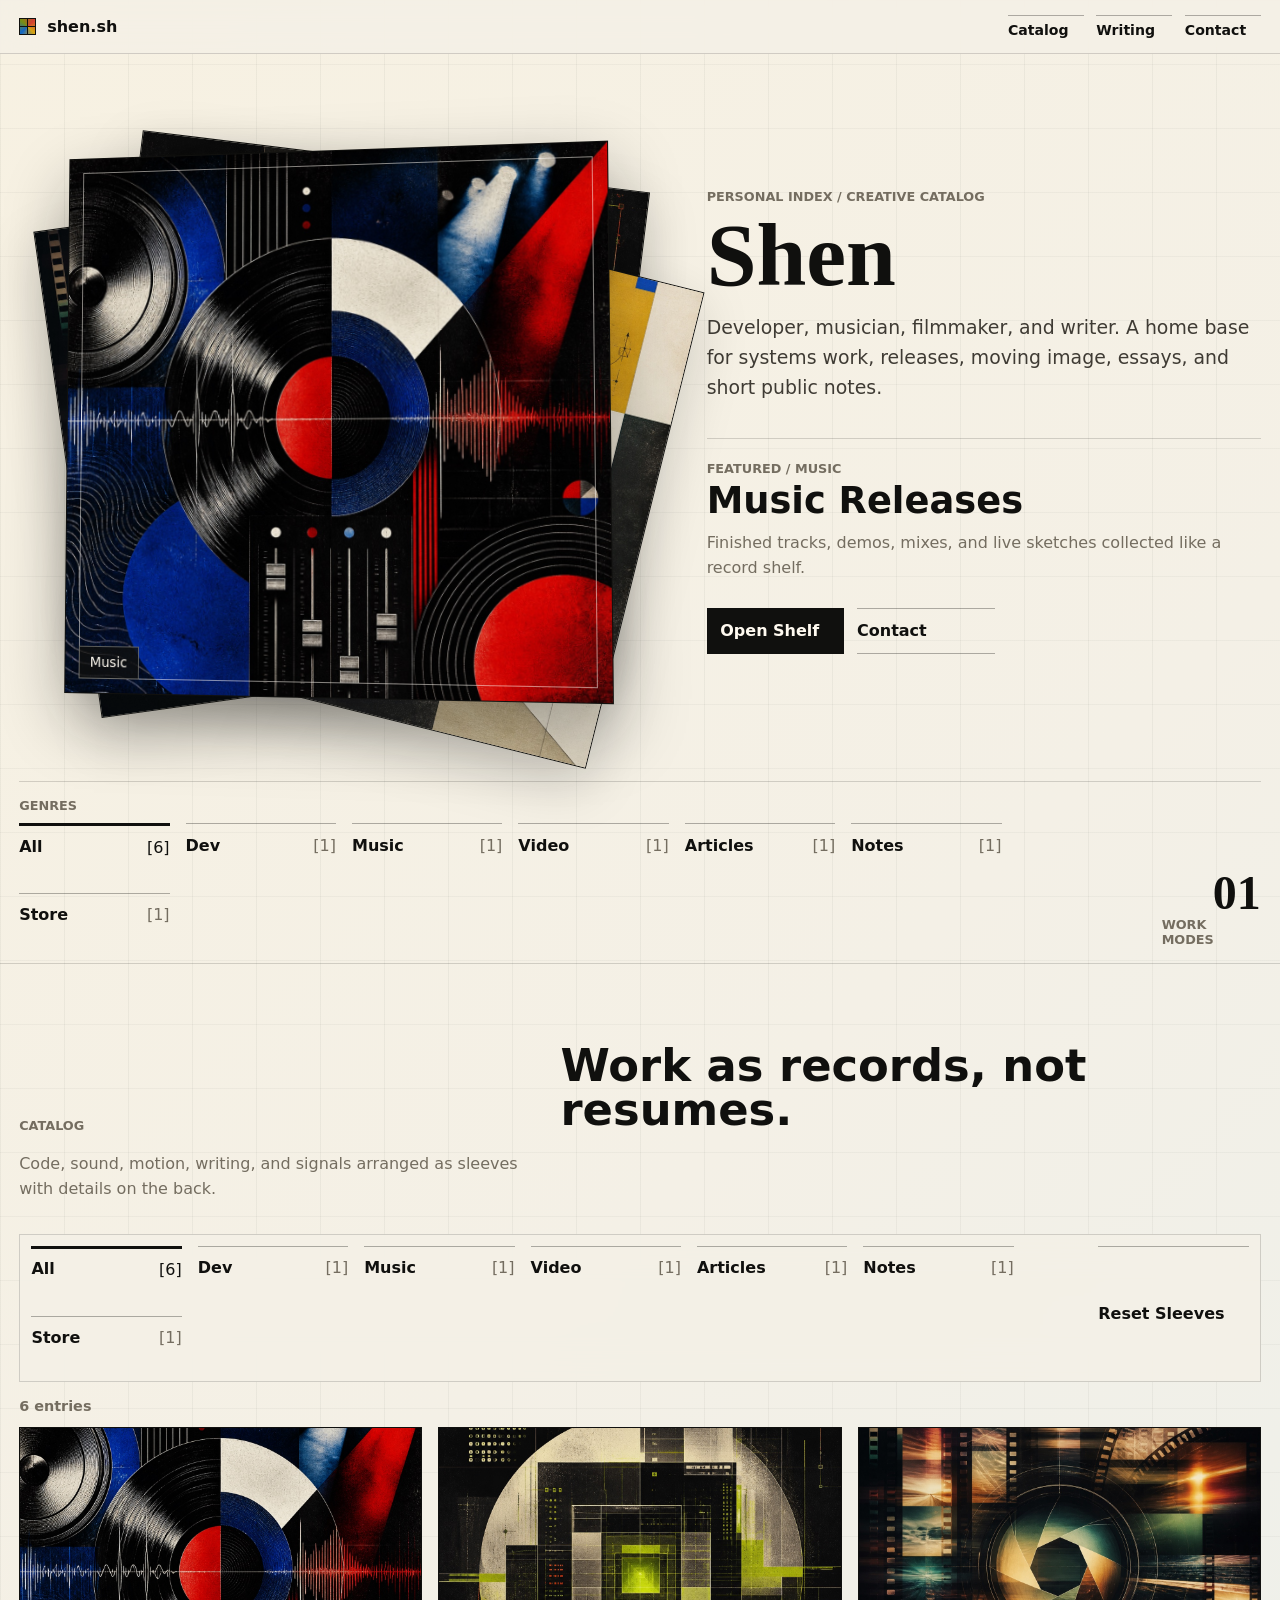
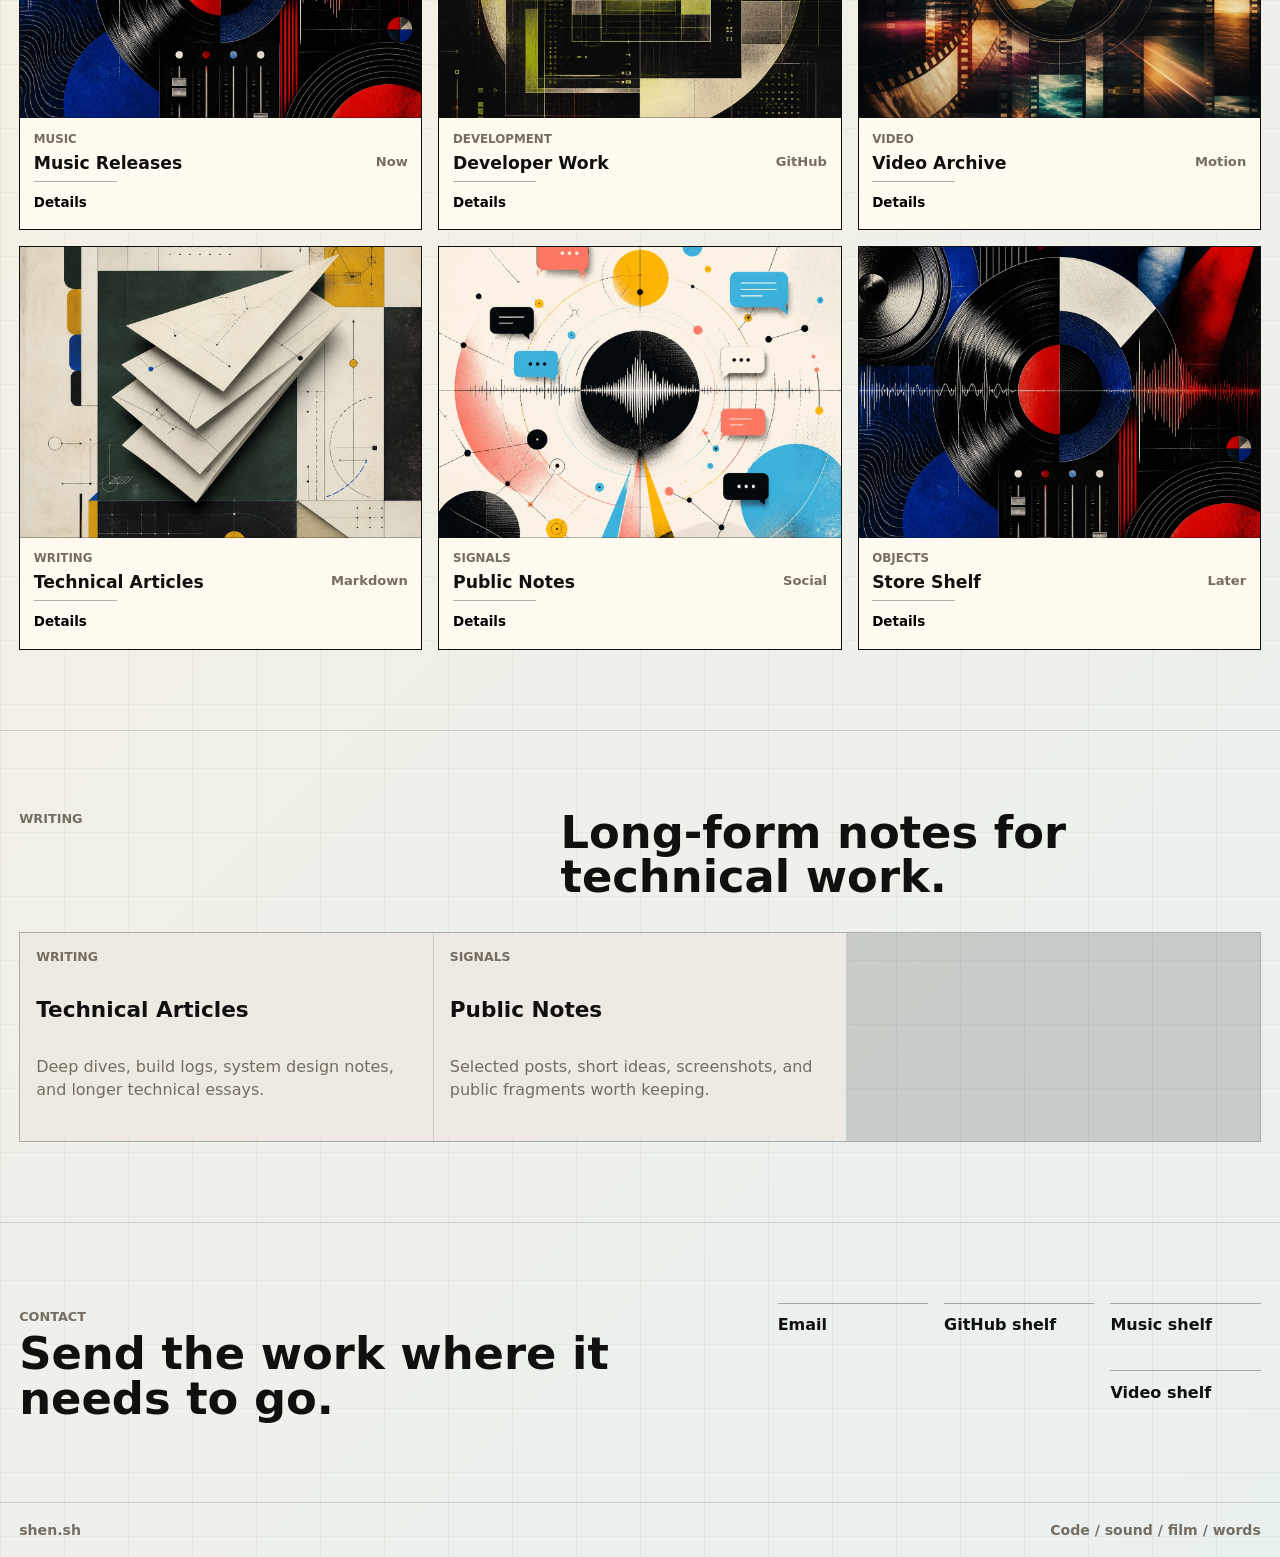
<file: index.html>
<!doctype html>
<html lang="en">
  <head>
    <meta charset="utf-8">
    <meta name="viewport" content="width=device-width, initial-scale=1">
    <title>Shen | Work Index</title>
    <meta
      name="description"
      content="A personal catalog for developer work, music, video, writing, and public notes."
    >
    <link rel="icon" href="assets/favicon.svg" type="image/svg+xml">
    <link rel="preload" as="image" href="assets/covers/music.jpg">
    <link rel="preload" as="image" href="assets/covers/developer-work.jpg">
    <link rel="stylesheet" href="styles.css">
    <script src="script.js" defer></script>
  </head>
  <body>
    <a class="skip-link" href="#catalog">Skip to catalog</a>

    <header class="site-header">
      <a class="brand" href="#top" aria-label="Shen home">
        <span class="brand-mark" aria-hidden="true"></span>
        <span>shen.sh</span>
      </a>
      <nav class="site-nav" aria-label="Primary navigation">
        <a href="#catalog">Catalog</a>
        <a href="#articles">Writing</a>
        <a href="#contact">Contact</a>
      </nav>
    </header>

    <main id="top">
      <section class="hero" aria-labelledby="site-title">
        <div class="album-zone">
          <div class="sleeve-stack" aria-hidden="true">
            <img class="stack-sleeve stack-sleeve-one" src="assets/covers/developer-work.jpg" alt="" loading="lazy" decoding="async">
            <img class="stack-sleeve stack-sleeve-two" src="assets/covers/video.jpg" alt="" loading="lazy" decoding="async">
            <img class="stack-sleeve stack-sleeve-three" src="assets/covers/articles.jpg" alt="" loading="lazy" decoding="async">
          </div>

          <button class="feature-cover" id="featureCover" type="button" aria-label="Show next featured category">
            <img id="featureImage" src="assets/covers/music.jpg" alt="" fetchpriority="high">
            <span class="cover-frame" aria-hidden="true"></span>
            <span class="cover-label" id="featureCoverLabel">Music</span>
          </button>
        </div>

        <div class="intro-panel">
          <p class="eyebrow">Personal index / creative catalog</p>
          <h1 id="site-title">Shen</h1>
          <p class="lede">
            Developer, musician, filmmaker, and writer. A home base for systems work,
            releases, moving image, essays, and short public notes.
          </p>

          <div class="feature-copy" aria-live="polite">
            <p class="feature-type" id="featureType">Featured / Music</p>
            <h2 id="featureTitle">Music Releases</h2>
            <p id="featureSummary">
              Finished tracks, demos, mixes, and live sketches collected like a record shelf.
            </p>
          </div>

          <div class="action-row">
            <a class="btn btn-primary" id="featureAction" href="#catalog">Open Shelf</a>
            <a class="btn" href="#contact">Contact</a>
          </div>
        </div>

        <div class="hero-dock" aria-label="Featured categories">
          <div>
            <p class="dock-label">Genres</p>
            <div class="button-row" id="heroFilters"></div>
          </div>
          <div class="dock-count">
            <span id="featureCounter">01</span>
            <span>work modes</span>
          </div>
        </div>
      </section>

      <section class="catalog-section" id="catalog" aria-labelledby="catalog-title">
        <div class="section-head">
          <p class="eyebrow">Catalog</p>
          <h2 id="catalog-title">Work as records, not resumes.</h2>
          <p>
            Code, sound, motion, writing, and signals arranged as sleeves with details on the back.
          </p>
        </div>

        <div class="filter-shell">
          <div class="filter-bar" id="catalogFilters" aria-label="Catalog filters"></div>
          <button class="reset-button" id="resetSleeves" type="button">Reset Sleeves</button>
        </div>

        <div class="grid-status" aria-live="polite">
          <span id="resultCount">0 entries</span>
        </div>

        <div class="work-grid" id="workGrid"></div>
      </section>

      <section class="notes-section" id="articles" aria-labelledby="articles-title">
        <div class="section-head section-head-compact">
          <p class="eyebrow">Writing</p>
          <h2 id="articles-title">Long-form notes for technical work.</h2>
        </div>
        <div class="article-list" id="articleList"></div>
      </section>

      <section class="contact-section" id="contact" aria-labelledby="contact-title">
        <div class="contact-copy">
          <p class="eyebrow">Contact</p>
          <h2 id="contact-title">Send the work where it needs to go.</h2>
        </div>
        <div class="contact-links">
          <a href="mailto:hello@shen.sh">Email</a>
          <a href="#catalog" data-filter-link="dev">GitHub shelf</a>
          <a href="#catalog" data-filter-link="music">Music shelf</a>
          <a href="#catalog" data-filter-link="video">Video shelf</a>
        </div>
      </section>
    </main>

    <footer class="site-footer">
      <span>shen.sh</span>
      <span>Code / sound / film / words</span>
    </footer>
  </body>
</html>
</file>
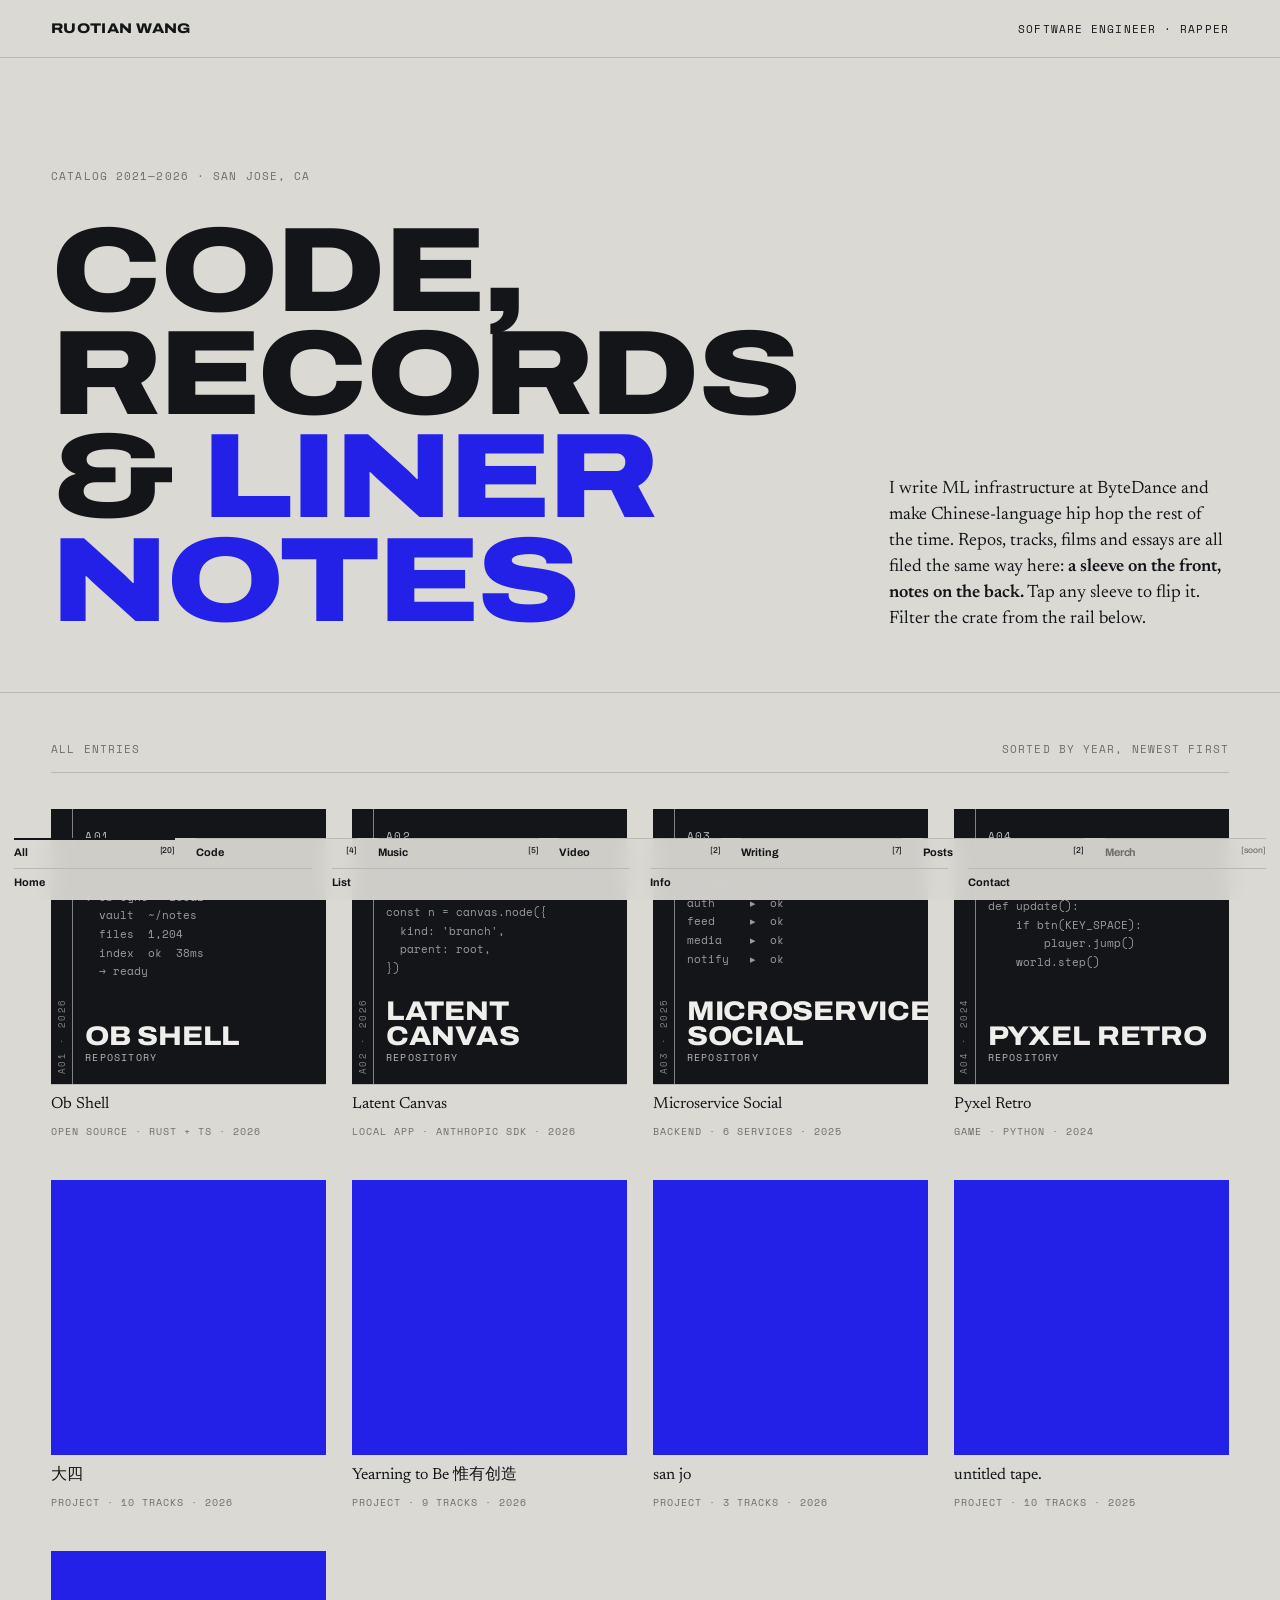
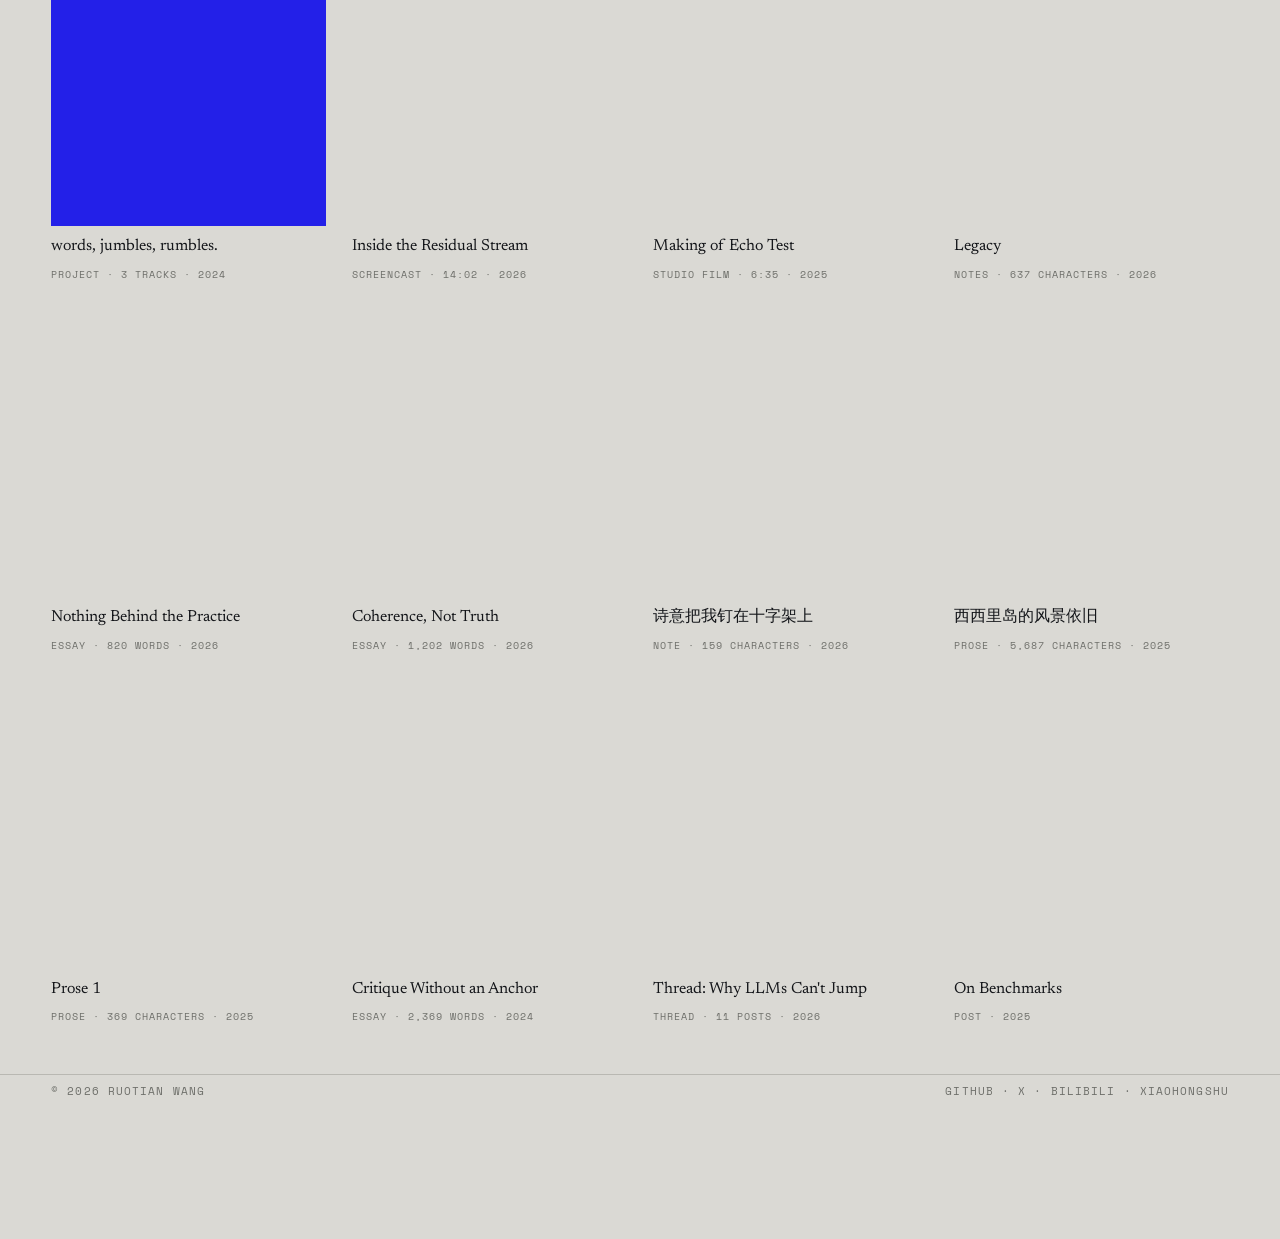
<file: claude_ver/ruotian-catalog.html>
<!DOCTYPE html>
<html lang="en">
<head>
<meta charset="utf-8">
<meta name="viewport" content="width=device-width, initial-scale=1">
<title>Ruotian Wang — Catalog</title>
<link rel="preconnect" href="https://fonts.googleapis.com">
<link rel="preconnect" href="https://fonts.gstatic.com" crossorigin>
<link href="https://fonts.googleapis.com/css2?family=Archivo:wdth,wght@62..125,400..900&family=Newsreader:ital,opsz,wght@0,6..72,300..600;1,6..72,300..500&family=Space+Mono:wght@400;700&display=swap" rel="stylesheet">
<style>
:root{
  --page:#DAD9D4;
  --paper:#EFEEEA;
  --ash:#C6C5BF;
  --ink:#131519;
  --ink-soft:#6E6F6A;
  --rule:#B9B8B2;
  --blue:#2320E8;
  --blue-deep:#1512A0;

  /* dark surface for the listening station.
     --panel is sampled from the untitled.stream player card itself (#191919);
     matching it exactly is what makes the embed's 24px corners disappear.
     If they ever restyle the player, re-sample or the corners will show. */
  --panel:#191919;
  --panel-line:#2C2C2C;
  --panel-text:#E8E7E3;
  --panel-soft:#8F8F8F;
  --blue-lift:#7C7AFF;

  --display:"Archivo","Helvetica Neue",Arial,sans-serif;
  --body:"Newsreader",Georgia,"Times New Roman",serif;
  --mono:"Space Mono",ui-monospace,SFMono-Regular,Menlo,monospace;

  --gutter:clamp(18px,4vw,56px);
  --rail:86px;
}

*{box-sizing:border-box}
html,body{margin:0;padding:0}
body{
  background:var(--page);
  color:var(--ink);
  font-family:var(--body);
  font-size:17px;
  line-height:1.5;
  -webkit-font-smoothing:antialiased;
  padding-bottom:calc(var(--rail) + 24px);
}
a{color:inherit}

.mono{
  font-family:var(--mono);
  font-size:11px;
  letter-spacing:.1em;
  text-transform:uppercase;
}

/* ---------- top bar ---------- */
.topbar{
  display:flex;
  align-items:baseline;
  justify-content:space-between;
  gap:16px;
  padding:18px var(--gutter);
  border-bottom:1px solid var(--rule);
}
.topbar__name{
  font-family:var(--display);
  font-variation-settings:"wdth" 118,"wght" 800;
  font-size:14px;
  letter-spacing:.02em;
  text-transform:uppercase;
}
.topbar__nav{display:flex;gap:18px}
.topbar__nav a{text-decoration:none;color:var(--ink-soft)}
.topbar__nav a:hover{color:var(--blue)}

/* ---------- hero ---------- */
.hero{
  padding:clamp(40px,9vw,110px) var(--gutter) clamp(32px,5vw,60px);
  border-bottom:1px solid var(--rule);
  display:grid;
  grid-template-columns:minmax(0,1fr) minmax(0,340px);
  gap:clamp(24px,5vw,64px);
  align-items:end;
}
.hero__eyebrow{color:var(--ink-soft);margin-bottom:clamp(20px,3vw,34px)}
.hero__title{
  margin:0;
  font-family:var(--display);
  font-variation-settings:"wdth" 122,"wght" 850;
  font-size:clamp(40px,9.4vw,124px);
  line-height:.86;
  letter-spacing:-.02em;
  text-transform:uppercase;
}
.hero__title em{
  font-style:normal;
  color:var(--blue);
}
.hero__note{
  margin:0;
  font-size:clamp(15px,1.5vw,18px);
  line-height:1.45;
  color:var(--ink);
  max-width:38ch;
}
.hero__note b{font-weight:600}

/* ---------- crate ---------- */
.crate{
  padding:clamp(28px,4vw,48px) var(--gutter) 40px;
}
.crate__head{
  display:flex;
  justify-content:space-between;
  align-items:baseline;
  color:var(--ink-soft);
  padding-bottom:14px;
  border-bottom:1px solid var(--rule);
  margin-bottom:clamp(22px,3vw,36px);
}
.grid{
  display:grid;
  grid-template-columns:repeat(4,minmax(0,1fr));
  gap:clamp(16px,2.4vw,34px) clamp(14px,2vw,28px);
}
@media(max-width:1100px){.grid{grid-template-columns:repeat(3,minmax(0,1fr))}}
@media(max-width:720px){.grid{grid-template-columns:repeat(2,minmax(0,1fr))}}

.entry{opacity:0;animation:rise .55s cubic-bezier(.2,.7,.2,1) forwards}
@keyframes rise{from{opacity:0;transform:translateY(14px)}to{opacity:1;transform:none}}
.entry.is-hidden{display:none}

/* ---------- the sleeve ---------- */
.sleeve{
  all:unset;
  display:block;
  width:100%;
  aspect-ratio:1/1;
  perspective:1400px;
  cursor:pointer;
}
.sleeve:focus-visible{outline:2px solid var(--blue);outline-offset:4px}
.sleeve__inner{
  position:relative;
  width:100%;
  height:100%;
  transform-style:preserve-3d;
  transition:transform .62s cubic-bezier(.2,.75,.2,1),translate .25s ease,box-shadow .25s ease;
  box-shadow:0 1px 0 rgba(19,21,25,.16);
}
.sleeve:hover .sleeve__inner{translate:0 -4px;box-shadow:0 10px 22px rgba(19,21,25,.16)}
.sleeve.is-flipped .sleeve__inner{transform:rotateY(180deg)}

.face{
  position:absolute;
  inset:0;
  backface-visibility:hidden;
  -webkit-backface-visibility:hidden;
  overflow:hidden;
  display:flex;
  flex-direction:column;
}
.face--back{
  transform:rotateY(180deg);
  background:var(--paper);
  border:1px solid var(--ink);
  padding:clamp(12px,1.5vw,20px);
  justify-content:space-between;
}

/* spine */
.spine{
  position:absolute;
  left:0;top:0;bottom:0;
  width:22px;
  border-right:1px solid currentColor;
  opacity:.5;
  display:flex;
  align-items:flex-end;
  justify-content:center;
  padding-bottom:10px;
}
.spine span{
  writing-mode:vertical-rl;
  transform:rotate(180deg);
  font-family:var(--mono);
  font-size:9px;
  letter-spacing:.18em;
}

/* front variants */
.face--front{padding:clamp(12px,1.5vw,20px) clamp(12px,1.5vw,20px) clamp(12px,1.5vw,20px) 34px;justify-content:space-between}
.face--code{background:var(--ink);color:var(--paper)}
.face--music{background:var(--blue);color:var(--paper)}
.face--video{background:var(--paper);color:var(--ink);border:1px solid var(--ink)}
.face--writing{background:var(--paper);color:var(--ink);border:1px solid var(--ink)}
.face--post{background:var(--ash);color:var(--ink);border:1px solid var(--ink)}

.cover__no{font-family:var(--mono);font-size:11px;letter-spacing:.12em;opacity:.75}
.cover__title{
  font-family:var(--display);
  font-variation-settings:"wdth" 112,"wght" 800;
  font-size:clamp(17px,2.2vw,27px);
  line-height:.95;
  letter-spacing:-.01em;
  text-transform:uppercase;
  margin:0;
}
.cover__foot{font-family:var(--mono);font-size:10px;letter-spacing:.12em;text-transform:uppercase;opacity:.75}

/* code cover: terminal fragment */
.frag{
  font-family:var(--mono);
  font-size:clamp(9px,1vw,11px);
  line-height:1.7;
  opacity:.62;
  white-space:pre;
  overflow:hidden;
}
/* music cover: record label */
.disc{
  align-self:center;
  width:46%;
  aspect-ratio:1;
  border-radius:50%;
  border:1px solid currentColor;
  display:grid;
  place-items:center;
  position:relative;
}
.disc::before,.disc::after{
  content:"";position:absolute;border-radius:50%;border:1px solid currentColor;opacity:.45;
}
.disc::before{inset:9%}
.disc::after{inset:20%}
.disc b{
  width:12%;aspect-ratio:1;border-radius:50%;
  background:currentColor;position:relative;z-index:1;
}
/* video cover: timecode + bars */
.frame{
  flex:1;
  margin:10px 0;
  border-top:9px solid var(--ink);
  border-bottom:9px solid var(--ink);
  display:grid;
  place-items:center;
}
.frame svg{width:34px;height:34px}
/* writing cover: pull quote */
.pull{
  font-family:var(--body);
  font-size:clamp(14px,1.55vw,19px);
  line-height:1.28;
  margin:0;
  max-width:22ch;
}
.pull span{color:var(--blue)}
/* post cover */
.postmark{
  font-family:var(--display);
  font-variation-settings:"wdth" 62,"wght" 900;
  font-size:clamp(48px,7vw,84px);
  line-height:.7;
  color:var(--blue);
}

/* back of sleeve — liner notes */
.liner__top{display:flex;justify-content:space-between;color:var(--ink-soft)}
.liner__title{
  font-family:var(--display);
  font-variation-settings:"wdth" 100,"wght" 750;
  font-size:clamp(15px,1.7vw,20px);
  line-height:1.05;
  text-transform:uppercase;
  margin:14px 0 8px;
}
.liner__body{
  font-size:clamp(12.5px,1.15vw,15px);
  line-height:1.35;
  margin:0;
  color:#2A2C30;
}
.liner__rows{
  margin:12px 0 0;
  border-top:1px solid var(--rule);
  font-family:var(--mono);
  font-size:10px;
  letter-spacing:.06em;
  text-transform:uppercase;
  color:var(--ink-soft);
}
.liner__row{display:flex;justify-content:space-between;gap:8px;padding:5px 0;border-bottom:1px solid var(--rule)}
.liner__row b{color:var(--ink);font-weight:400}
.liner__cta{
  margin-top:12px;
  display:inline-flex;
  align-items:center;
  gap:7px;
  font-family:var(--mono);
  font-size:10px;
  letter-spacing:.14em;
  text-transform:uppercase;
  color:var(--blue);
  text-decoration:none;
  border-bottom:1px solid var(--blue);
  padding-bottom:2px;
}
.liner__cta:hover{color:var(--blue-deep);border-color:var(--blue-deep)}
.liner__scroll{overflow:auto;flex:1;min-height:0}

/* caption under sleeve */
.caption{padding-top:11px}
.caption__title{
  font-family:var(--body);
  font-size:clamp(14px,1.25vw,17px);
  line-height:1.2;
  margin:0 0 4px;
}
.caption__meta{color:var(--ink-soft);font-family:var(--mono);font-size:10px;letter-spacing:.1em;text-transform:uppercase}

/* ---------- bottom rail ---------- */
.rail{
  position:fixed;
  left:0;right:0;bottom:0;
  z-index:20;
  background:rgba(218,217,212,.94);
  backdrop-filter:blur(10px);
  -webkit-backdrop-filter:blur(10px);
  padding:0 14px 12px;
}
.rail__row{
  display:flex;
  flex-wrap:wrap;
  gap:9px clamp(11px,1.6vw,22px);
}
.rail__row--nav{margin-top:9px}

.chip,.tab{
  appearance:none;
  -webkit-appearance:none;
  flex:1 1 92px;
  min-width:84px;
  margin:0;
  padding:7px 0 0;
  background:none;
  border:0;
  border-top:1px solid var(--rule);
  display:flex;
  align-items:flex-start;
  justify-content:space-between;
  gap:8px;
  cursor:pointer;
  text-align:left;
  text-decoration:none;
  color:var(--ink);
  font-family:var(--display);
  font-variation-settings:"wdth" 100,"wght" 700;
  font-size:clamp(10.5px,.85vw,12.5px);
  line-height:1.15;
  letter-spacing:-.005em;
  transition:border-color .15s ease,color .15s ease;
}
.chip:hover,.tab:hover{border-top-color:var(--ink)}
.chip:focus-visible,.tab:focus-visible{outline:2px solid var(--blue);outline-offset:3px}
.chip[aria-pressed="true"]{
  border-top:2px solid var(--ink);
  padding-top:6px;
}
.chip .count{
  font-variation-settings:"wdth" 100,"wght" 500;
  font-size:clamp(8.5px,.65vw,9.5px);
  line-height:1;
  margin-top:1px;
  flex:none;
}
.chip[disabled]{cursor:not-allowed;color:var(--ink-soft)}
.chip[disabled]:hover{border-top-color:var(--rule)}

footer{
  padding:8px var(--gutter) 30px;
  color:var(--ink-soft);
  display:flex;
  justify-content:space-between;
  gap:16px;
  flex-wrap:wrap;
  border-top:1px solid var(--rule);
  margin:0 0 0;
}

/* ---------- listening station ---------- */
body.is-locked{overflow:hidden}
.station{position:fixed;inset:0;z-index:60;display:none}
.station.is-open{display:block}
.station__scrim{position:absolute;inset:0;background:rgba(10,11,13,.72)}
.station__panel{
  position:absolute;
  left:50%;top:50%;
  transform:translate(-50%,-50%);
  width:min(620px,calc(100vw - 28px));
  max-height:min(86vh,760px);
  overflow:auto;
  background:var(--panel);
  color:var(--panel-text);
  border:1px solid var(--panel-line);
  border-radius:22px;
  padding:clamp(18px,2.4vw,26px);
  box-shadow:0 30px 80px rgba(10,11,13,.55);
}
.station__top{
  display:flex;
  justify-content:space-between;
  align-items:baseline;
  gap:12px;
  color:var(--panel-soft);
}
.station__close{
  all:unset;
  cursor:pointer;
  font-family:var(--mono);
  font-size:11px;
  letter-spacing:.12em;
  text-transform:uppercase;
  color:var(--panel-soft);
}
.station__close:hover{color:var(--panel-text)}
.station__close:focus-visible{outline:2px solid var(--blue-lift);outline-offset:3px}
.station__title{
  margin:14px 0 5px;
  font-family:var(--display);
  font-variation-settings:"wdth" 108,"wght" 800;
  font-size:clamp(22px,3.4vw,36px);
  line-height:.98;
  letter-spacing:-.01em;
  text-transform:uppercase;
  color:var(--panel-text);
}
.station__meta{color:var(--panel-soft);margin-bottom:18px}

/* the embed brings its own 24px card — echo it so the seam reads as inset, not clash */
.station__media{margin:0 0 18px}
.station__media iframe,
.station__media video{display:block;width:100%;border:0;border-radius:24px}
.station__media video{background:#000}
.station__media audio{display:block;width:100%}

.station__label{margin:20px 0 0;color:var(--panel-soft)}
.station__body{margin:0;font-size:clamp(14px,1.2vw,16px);line-height:1.45;color:#C8C8C6}

/* liner rows inherit the light-paper palette — repaint them for the dark panel */
.station__panel .liner__rows{border-top-color:var(--panel-line);color:var(--panel-soft)}
.station__panel .liner__row{border-bottom-color:var(--panel-line)}
.station__panel .liner__row b{color:var(--panel-text)}
.station__panel .liner__cta{color:var(--blue-lift);border-color:var(--blue-lift)}
.station__panel .liner__cta:hover{color:#A5A3FF;border-color:#A5A3FF}

button.liner__cta{
  background:none;
  border:0;
  border-bottom:1px solid var(--blue);
  cursor:pointer;
}

@media(max-width:820px){
  .hero{grid-template-columns:1fr;align-items:start}
  .chip,.tab{flex:1 1 40%;min-width:0;font-size:11px}
  .rail__row--nav{margin-top:12px}
}
@media(prefers-reduced-motion:reduce){
  *{animation:none!important;transition:none!important}
  .sleeve__inner{transition:none}
}
</style>
</head>
<body>

<header class="topbar">
  <div class="topbar__name">Ruotian Wang</div>
  <div class="topbar__nav mono">Software engineer · Rapper</div>
</header>

<section class="hero">
  <div>
    <div class="hero__eyebrow mono">Catalog 2021—2026 · San Jose, CA</div>
    <h1 class="hero__title">Code, records<br>&amp; <em>liner notes</em></h1>
  </div>
  <p class="hero__note">
    I write ML infrastructure at ByteDance and make Chinese-language hip hop the rest of the time.
    Repos, tracks, films and essays are all filed the same way here: <b>a sleeve on the front, notes on the back.</b>
    Tap any sleeve to flip it. Filter the crate from the rail below.
  </p>
</section>

<main class="crate" id="crate">
  <div class="crate__head">
    <span class="mono" id="crate-count">All entries</span>
    <span class="mono">Sorted by year, newest first</span>
  </div>
  <div class="grid" id="grid"></div>
</main>

<footer class="mono">
  <span>© 2026 Ruotian Wang</span>
  <span>GitHub · X · Bilibili · Xiaohongshu</span>
</footer>

<nav class="rail" aria-label="Filter catalog">
  <div class="rail__row rail__row--filters" id="rail"></div>
  <div class="rail__row rail__row--nav">
    <a class="tab" href="#crate">Home</a>
    <a class="tab" href="#">List</a>
    <a class="tab" href="#">Info</a>
    <a class="tab" href="#">Contact</a>
  </div>
</nav>

<div class="station" id="station" role="dialog" aria-modal="true" aria-labelledby="station-title" aria-hidden="true">
  <div class="station__scrim" data-close></div>
  <div class="station__panel" id="station-panel"></div>
</div>

<script>
const ENTRIES = [
  {no:"A01", cat:"code", title:"Ob Shell", year:"2026", format:"Open source · Rust + TS",
   blurb:"A local-first mobile companion for Obsidian vaults. Reads your markdown off the device, no sync server in the middle.",
   rows:[["Role","Author"],["Stack","Rust, React Native"],["Status","Active"]],
   cta:"Open repo", href:"https://github.com/rt-wang/ob-shell",
   frag:"$ ob sync --local\n  vault  ~/notes\n  files  1,204\n  index  ok  38ms\n  → ready"},

  {no:"A02", cat:"code", title:"Latent Canvas", year:"2026", format:"Local app · Anthropic SDK",
   blurb:"A canvas for thinking with a model instead of chatting at one. Runs entirely on localhost.",
   rows:[["Role","Author"],["Stack","TypeScript, SDK"],["Status","In progress"]],
   cta:"Open repo", href:"#",
   frag:"import { canvas } from './core'\n\nconst n = canvas.node({\n  kind: 'branch',\n  parent: root,\n})"},

  {no:"A03", cat:"code", title:"Microservice Social", year:"2025", format:"Backend · 6 services",
   blurb:"Feed, auth, media and notification services behind a gateway. Built to learn where distributed systems actually hurt.",
   rows:[["Role","Author"],["Stack","Spring Boot, Redis"],["Status","Archived"]],
   cta:"Open repo", href:"#",
   frag:"gateway  ▸ 200 rps\nauth     ▸  ok\nfeed     ▸  ok\nmedia    ▸  ok\nnotify   ▸  ok"},

  {no:"A04", cat:"code", title:"Pyxel Retro", year:"2024", format:"Game · Python",
   blurb:"A small 2D game in Pyxel. Sixteen colors, one loop, no engine.",
   rows:[["Role","Author"],["Stack","Python, Pyxel"],["Status","Done"]],
   cta:"Play it", href:"#",
   frag:"def update():\n    if btn(KEY_SPACE):\n        player.jump()\n    world.step()"},

  {no:"B01", cat:"music", title:"大四", year:"2026", format:"Project · 10 tracks",
   blurb:"Liner note goes here — replace this line.",
   rows:[["Tracks","10"],["Runtime","20:05"],["Hosted","untitled.stream"]],
   tracks:[["四年","3:15"],["santa fe","1:48"],["yellow skin","1:36"],["FFT","2:32"],["bread and butter","1:22"],["圣诞节 just verse mix one","3:24"],["一坨坨","2:45"],["1999","1:12"],["玻璃","1:12"],["Lake Michagan","0:56"]],
   cta:"Play project", href:"https://untitled.stream/library/project/WQiCUlo6lzLfGC8azJvvv",
   media:{type:"embed", src:"https://untitled.stream/embed/nTGmLelVqp0q", height:344}},

  {no:"B02", cat:"music", title:"Yearning to Be 惟有创造", year:"2026", format:"Project · 9 tracks",
   blurb:"Liner note goes here — replace this line.",
   rows:[["Tracks","9"],["Runtime","16:01"],["Hosted","untitled.stream"]],
   tracks:[["queen's gambit","1:15"],["sunset, too bright","2:08"],["自","1:36"],["back to you... [Interlude]","1:33"],["雨 (feat. 二流子）","2:15"],["written in fate","1:46"],["炙","1:39"],["解","2:05"],["absolutely devasted [Bonus]","1:39"]],
   cta:"Play project", href:"https://untitled.stream/library/project/HhtYUQtGtULyeRbIC68OU",
   media:{type:"embed", src:"https://untitled.stream/embed/gF709g3ZPU0U", height:344}},

  {no:"B03", cat:"music", title:"san jo", year:"2026", format:"Project · 3 tracks",
   blurb:"Liner note goes here — replace this line.",
   rows:[["Tracks","3"],["Runtime","4:21"],["Hosted","untitled.stream"]],
   tracks:[["孙学","1:05"],["黑玫瑰","1:46"],["周一","1:30"]],
   cta:"Play project", href:"https://untitled.stream/library/project/5C7X5OdSv7exRBySlCUGQ",
   media:{type:"embed", src:"https://untitled.stream/embed/6EP3EYU7u5Yg", height:344}},

  {no:"B04", cat:"music", title:"untitled tape.", year:"2025", format:"Project · 10 tracks",
   blurb:"Liner note goes here — replace this line.",
   rows:[["Tracks","10"],["Runtime","21:25"],["Hosted","untitled.stream"]],
   tracks:[["INTRO","0:20"],["INDEPENDENT","1:54"],["ICE","2:08"],["POLAROID","2:06"],["HYD","1:47"],["NUKE","1:57"],["FREESTYLE","3:08"],["FROLICK","3:13"],["'LONE","2:21"],["WAVY : OUTRO","2:26"]],
   cta:"Play project", href:"https://untitled.stream/library/project/0IvqgIIwmDo8w3AVRqgcV",
   media:{type:"embed", src:"https://untitled.stream/embed/nhT7QPuxr5sT", height:344}},

  {no:"B05", cat:"music", title:"words, jumbles, rumbles.", year:"2024", format:"Project · 3 tracks",
   blurb:"Liner note goes here — replace this line.",
   rows:[["Tracks","3"],["Runtime","5:02"],["Hosted","untitled.stream"]],
   tracks:[["rapsidy,","1:29"],["raw sex,","1:45"],["will, and conquer.","1:47"]],
   cta:"Play project", href:"https://untitled.stream/library/project/ctGNsoltqADGGjaxzdKBb",
   media:{type:"embed", src:"https://untitled.stream/embed/e0NVqzij5wyP", height:344}},

  {no:"C01", cat:"video", title:"Inside the Residual Stream", year:"2026", format:"Screencast · 14:02",
   blurb:"Walking through what a transformer is actually carrying between layers, one hook at a time.",
   rows:[["Role","Writer, editor"],["Runtime","14:02"],["Host","Self-hosted MP4"]],
   cta:"Watch", href:"#", tc:"00:14:02",
   media:{type:"video", src:"media/placeholder-film.mp4"}},

  {no:"C02", cat:"video", title:"Making of Echo Test", year:"2025", format:"Studio film · 6:35",
   blurb:"Booth footage, scratch takes, and the argument about the second verse.",
   rows:[["Role","Subject, editor"],["Runtime","6:35"],["Host","Self-hosted HLS"]],
   cta:"Watch", href:"#", tc:"00:06:35"},

  {no:"D01", cat:"writing", kind:"Notes", title:"Legacy", year:"2026", format:"Notes · 637 characters",
   blurb:"Legacy assumes a world that outlives you and a third party to score it. On synchronic and diachronic ways of judging a life — and why narrative has no ground under it.",
   rows:[["Language","中文"],["Length","637 characters"],["Written","2026-08-28"]],
   cta:"Read", href:"articles/legacy.html",
   pull:"你在假设你死后存在的这个<span>世界</span>。"},

  {no:"D02", cat:"writing", kind:"Essay", title:"Nothing Behind the Practice", year:"2026", format:"Essay · 820 words",
   blurb:"A defense of Wittgenstein's use account against its strongest challenge: that two speakers could share every use of a word and still differ inside.",
   rows:[["Language","English"],["Length","820 words"],["Written","2026-05-21"]],
   cta:"Read", href:"articles/nothing-behind-the-practice.html",
   pull:"What gives the sign life is the <span>role</span> it plays."},

  {no:"D03", cat:"writing", kind:"Essay", title:"Coherence, Not Truth", year:"2026", format:"Essay · 1,202 words",
   blurb:"The meaning of life as a coherent system that anchors action, not a goal to reach. Agency lives in the constructing, not in the moment of choice.",
   rows:[["Language","English"],["Length","1,202 words"],["Written","2026-05-19"]],
   cta:"Read", href:"articles/coherence-not-truth.html",
   pull:"We catch what's thrown at us and make <span>sculptures</span> out of it."},

  {no:"D04", cat:"writing", kind:"Note", title:"诗意把我钉在十字架上", year:"2026", format:"Note · 159 characters",
   blurb:"Poetic moments arrive with a bitter undertone. On perception that finds suffering before it finds joy.",
   rows:[["Language","中文"],["Length","159 characters"],["Written","2026-03-21"]],
   cta:"Read", href:"articles/poetry-crucifix.html",
   pull:"充满诗意的时刻时常有一丝<span>苦涩</span>的底色。"},

  {no:"D05", cat:"writing", kind:"Prose", title:"西西里岛的风景依旧", year:"2025", format:"Prose · 5,687 characters",
   blurb:"Three sections from Sicily: the coast road after class, the hill route home, and the five minutes that still lead to someone else's door.",
   rows:[["Language","中文"],["Length","5,687 characters"],["Written","2025-04-12"]],
   cta:"Read", href:"articles/sicily.html",
   pull:"如果非要用一个词来形容，那一定是 <span>melancholic</span>。"},

  {no:"D06", cat:"writing", kind:"Prose", title:"Prose 1", year:"2025", format:"Prose · 369 characters",
   blurb:"Last train home, the greasy end of an office day, a two-minute walk in below-freezing wind. Breaks off mid-sentence.",
   rows:[["Language","中文"],["Length","369 characters"],["Written","2025-01-19"]],
   cta:"Read", href:"articles/prose-1.html",
   pull:"loop 和我这两年都没什么<span>变化</span>。"},

  {no:"D07", cat:"writing", kind:"Essay", title:"Critique Without an Anchor", year:"2024", format:"Essay · 2,369 words",
   blurb:"Fraser says Foucault needs a normative framework to justify his rejection of modernity. A defense: the missing anchor is the critique, not a hole in it.",
   rows:[["Language","English"],["Length","2,369 words"],["Written","2024-12-11"]],
   cta:"Read", href:"articles/critique-without-an-anchor.html",
   pull:"Critique is part and parcel of the <span>structures</span> it interrogates."},

  {no:"E01", cat:"post", title:"Thread: Why LLMs Can't Jump", year:"2026", format:"Thread · 11 posts",
   blurb:"A long reply to the embodiment argument, and where I think it smuggles in its conclusion.",
   rows:[["Platform","X"],["Length","11 posts"],["Topic","AI, embodiment"]],
   cta:"Read thread", href:"#"},

  {no:"E02", cat:"post", title:"On Benchmarks", year:"2025", format:"Post",
   blurb:"Short version: a benchmark is a claim about what counts, wearing a number as a disguise.",
   rows:[["Platform","X"],["Length","1 post"],["Topic","Evaluation"]],
   cta:"Read post", href:"#"}
];

const CATS = [
  {id:"all",     label:"All"},
  {id:"code",    label:"Code"},
  {id:"music",   label:"Music"},
  {id:"video",   label:"Video"},
  {id:"writing", label:"Writing"},
  {id:"post",    label:"Posts"},
  {id:"merch",   label:"Merch", soon:true}
];

const CAT_NAME = {code:"Repository",music:"Recording",video:"Film",writing:"Essay",post:"Post"};

function coverArt(e){
  if(e.cat === "code")    return `<pre class="frag">${e.frag}</pre>`;
  if(e.cat === "music")   return `<div class="disc"><b></b></div>`;
  if(e.cat === "video")   return `<div class="frame"><svg viewBox="0 0 24 24" fill="currentColor"><path d="M8 5v14l11-7z"/></svg></div>`;
  if(e.cat === "writing") return `<p class="pull">${e.pull}</p>`;
  return `<div class="postmark">&ldquo;</div>`;
}

function ctaHTML(e,i){
  if(e.media) return `<button class="liner__cta" data-open="${i}">${e.cta} →</button>`;
  // articles are hosted here, so they stay in the same tab; everything else leaves
  const away = /^https?:/.test(e.href);
  return `<a class="liner__cta" href="${e.href}"${away ? ` target="_blank" rel="noopener"` : ""}>${e.cta} →</a>`;
}

function sleeveHTML(e,i){
  const rows = e.rows.map(r=>`<div class="liner__row"><span>${r[0]}</span><b>${r[1]}</b></div>`).join("");
  return `
  <article class="entry" data-cat="${e.cat}" style="animation-delay:${i*45}ms">
    <div class="sleeve" role="button" tabindex="0" aria-pressed="false" aria-label="${e.title} — flip for liner notes">
      <div class="sleeve__inner">
        <div class="face face--front face--${e.cat}">
          <div class="spine"><span>${e.no} · ${e.year}</span></div>
          <div class="cover__no">${e.no}</div>
          ${coverArt(e)}
          <div>
            <h3 class="cover__title">${e.title}</h3>
            <div class="cover__foot">${e.cat === "video" ? e.tc : (e.kind || CAT_NAME[e.cat])}</div>
          </div>
        </div>
        <div class="face face--back">
          <div class="liner__scroll">
            <div class="liner__top mono"><span>Liner notes</span><span>${e.no}</span></div>
            <h3 class="liner__title">${e.title}</h3>
            <p class="liner__body">${e.blurb}</p>
            <div class="liner__rows">${rows}</div>
          </div>
          ${ctaHTML(e,i)}
        </div>
      </div>
    </div>
    <div class="caption">
      <p class="caption__title">${e.title}</p>
      <p class="caption__meta">${e.format} · ${e.year}</p>
    </div>
  </article>`;
}

const grid = document.getElementById("grid");
grid.innerHTML = ENTRIES.map(sleeveHTML).join("");

const rail = document.getElementById("rail");
CATS.forEach(c=>{
  const n = c.id === "all" ? ENTRIES.length : ENTRIES.filter(e=>e.cat===c.id).length;
  const b = document.createElement("button");
  b.className = "chip";
  b.dataset.cat = c.id;
  if(c.soon){ b.disabled = true; b.innerHTML = `<span>${c.label}</span><span class="count">[soon]</span>`; }
  else {
    b.setAttribute("aria-pressed", c.id === "all" ? "true" : "false");
    b.innerHTML = `<span>${c.label}</span><span class="count">[${n}]</span>`;
  }
  rail.appendChild(b);
});

rail.addEventListener("click", ev=>{
  const chip = ev.target.closest(".chip");
  if(!chip || chip.disabled) return;
  const cat = chip.dataset.cat;
  rail.querySelectorAll(".chip:not([disabled])").forEach(c=>
    c.setAttribute("aria-pressed", String(c === chip)));

  let shown = 0;
  grid.querySelectorAll(".entry").forEach(el=>{
    const match = cat === "all" || el.dataset.cat === cat;
    el.classList.toggle("is-hidden", !match);
    if(match){
      el.style.animation = "none";
      void el.offsetWidth;
      el.style.animation = `rise .5s cubic-bezier(.2,.7,.2,1) ${shown*38}ms forwards`;
      shown++;
    }
    el.querySelector(".sleeve").setAttribute("aria-pressed","false");
    el.querySelector(".sleeve").classList.remove("is-flipped");
  });

  const label = CATS.find(c=>c.id===cat).label;
  document.getElementById("crate-count").textContent =
    cat === "all" ? "All entries" : `${label} — ${shown} ${shown===1?"entry":"entries"}`;
});

function flip(s){
  const open = s.classList.toggle("is-flipped");
  s.setAttribute("aria-pressed", String(open));
}

grid.addEventListener("click", ev=>{
  const trigger = ev.target.closest("[data-open]");
  if(trigger){ openStation(Number(trigger.dataset.open), trigger); return; }
  if(ev.target.closest(".liner__cta")) return;
  const s = ev.target.closest(".sleeve");
  if(s) flip(s);
});

// the sleeve is a div, so it needs its own keyboard activation
grid.addEventListener("keydown", ev=>{
  if(ev.target !== ev.target.closest(".sleeve")) return;
  if(ev.key === "Enter" || ev.key === " "){ ev.preventDefault(); flip(ev.target); }
});

/* ---------- listening station ---------- */
const station = document.getElementById("station");
const stationPanel = document.getElementById("station-panel");
let lastFocus = null;

function mediaHTML(m){
  if(m.type === "embed")
    return `<iframe src="${m.src}" height="${m.height || 192}" allow="picture-in-picture" allowfullscreen loading="lazy" title="Player"></iframe>`;
  if(m.type === "video")
    return `<video controls playsinline preload="metadata"${m.poster ? ` poster="${m.poster}"` : ""} src="${m.src}"></video>`;
  return `<audio controls preload="none" src="${m.src}"></audio>`;
}

function openStation(i, trigger){
  const e = ENTRIES[i];
  if(!e || !e.media) return;
  lastFocus = trigger;
  const rows = e.rows.map(r=>`<div class="liner__row"><span>${r[0]}</span><b>${r[1]}</b></div>`).join("");
  stationPanel.innerHTML = `
    <div class="station__top mono">
      <span>${e.no} · ${CAT_NAME[e.cat]}</span>
      <button class="station__close" data-close>Close ✕</button>
    </div>
    <h2 class="station__title" id="station-title">${e.title}</h2>
    <div class="station__meta mono">${e.format} · ${e.year}</div>
    <div class="station__media">${mediaHTML(e.media)}</div>
    <p class="station__body">${e.blurb}</p>
    <div class="liner__rows">${rows}</div>
    ${e.tracks ? `<div class="station__label mono">Tracklist</div>
    <div class="liner__rows">${e.tracks.map((t,n)=>
      `<div class="liner__row"><span>${String(n+1).padStart(2,"0")} · ${t[0]}</span><b>${t[1]}</b></div>`
    ).join("")}</div>` : ""}
    ${e.href && e.href !== "#"
      ? `<a class="liner__cta" href="${e.href}" target="_blank" rel="noopener">Open original →</a>`
      : ""}`;
  station.classList.add("is-open");
  station.setAttribute("aria-hidden","false");
  document.body.classList.add("is-locked");
  stationPanel.scrollTop = 0;
  stationPanel.querySelector(".station__close").focus();
}

function closeStation(){
  if(!station.classList.contains("is-open")) return;
  station.classList.remove("is-open");
  station.setAttribute("aria-hidden","true");
  document.body.classList.remove("is-locked");
  stationPanel.innerHTML = "";        // tears down the iframe/video so playback stops
  if(lastFocus) lastFocus.focus();
  lastFocus = null;
}

station.addEventListener("click", ev=>{ if(ev.target.closest("[data-close]")) closeStation(); });
document.addEventListener("keydown", ev=>{ if(ev.key === "Escape") closeStation(); });
</script>
</body>
</html>
</file>
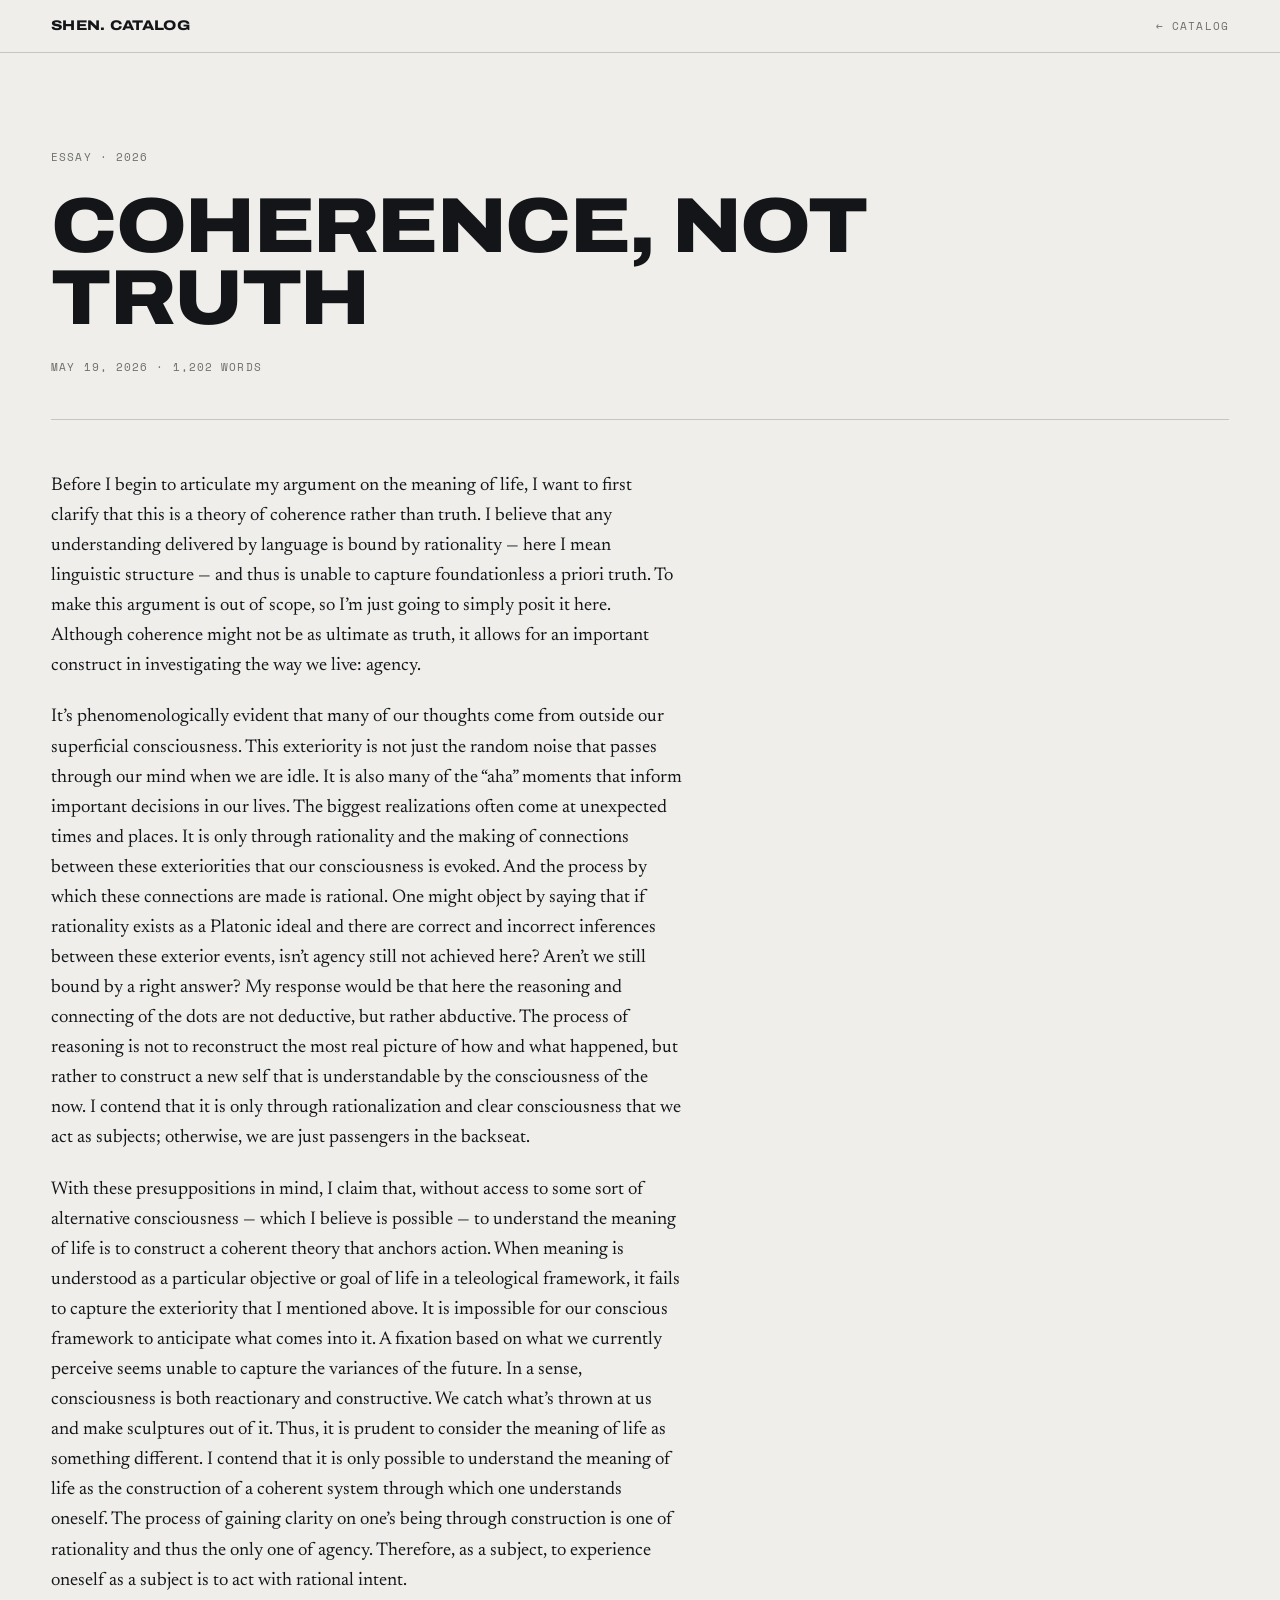
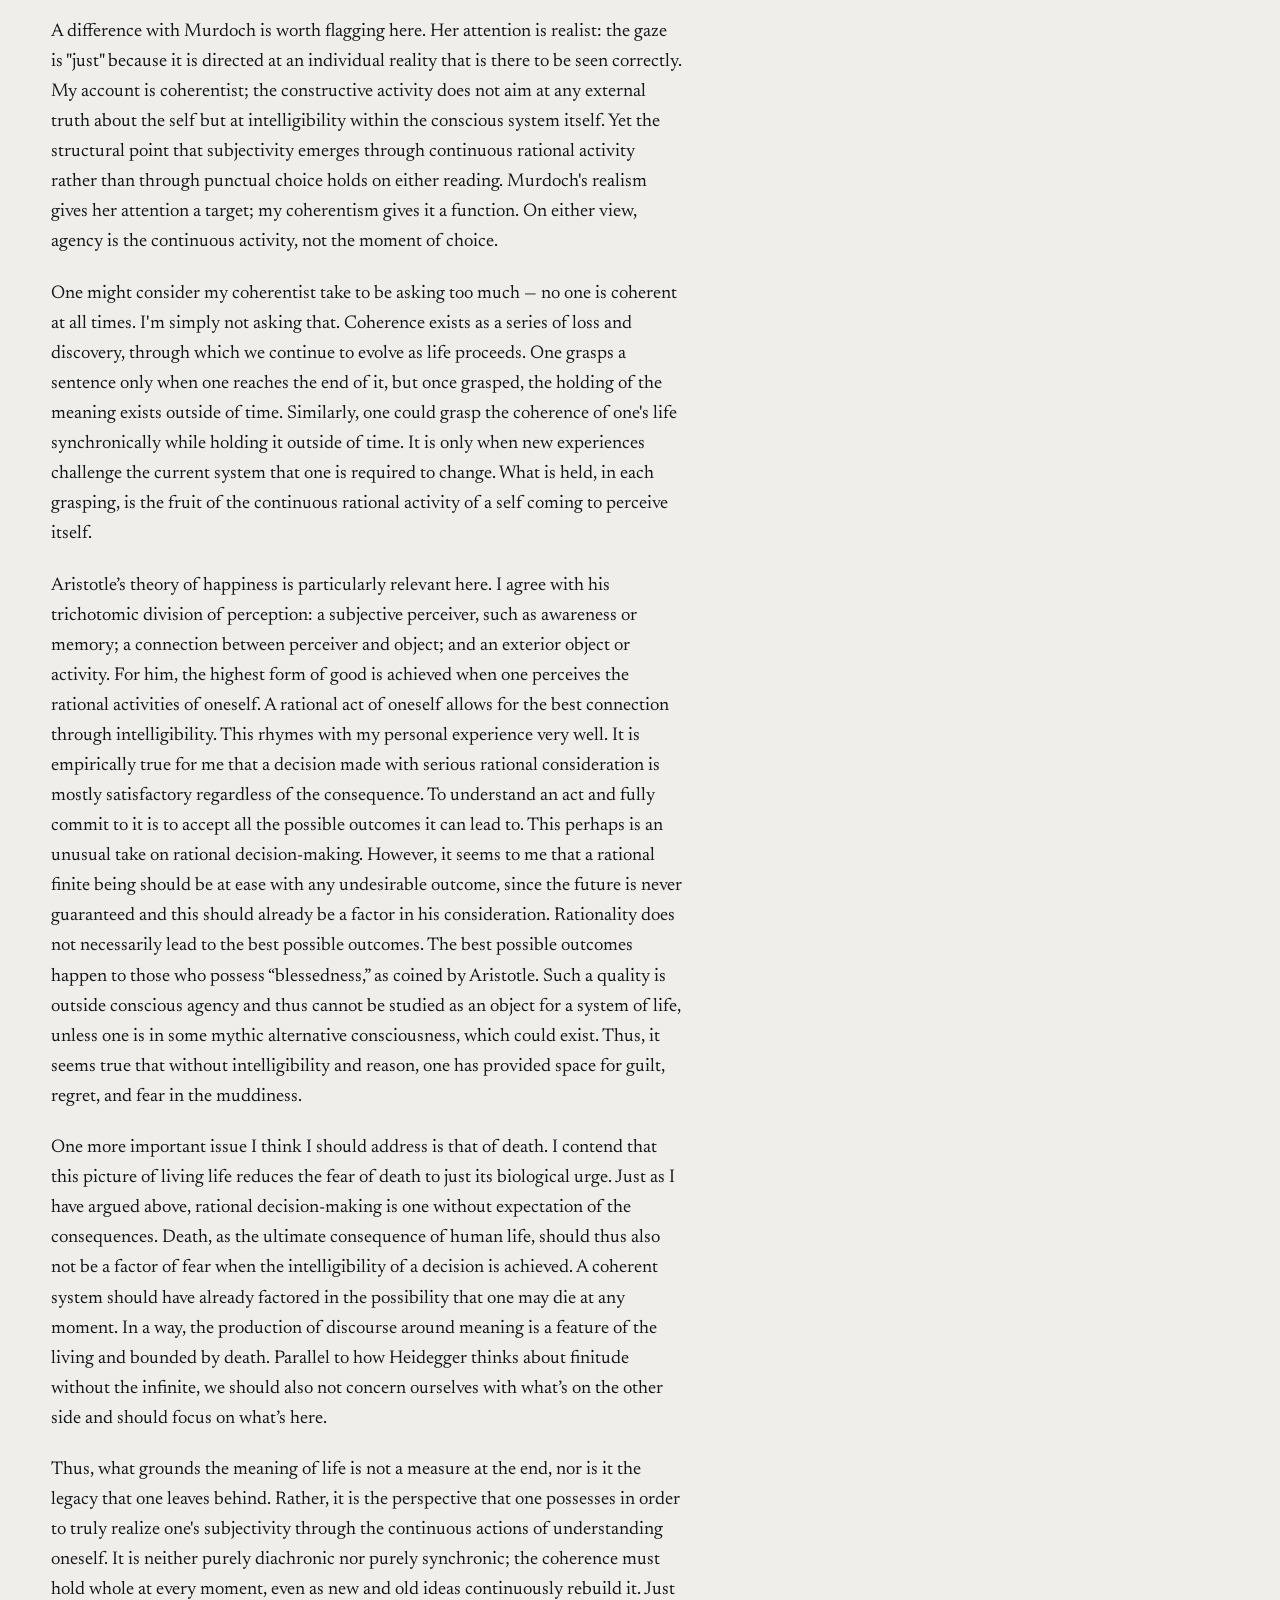
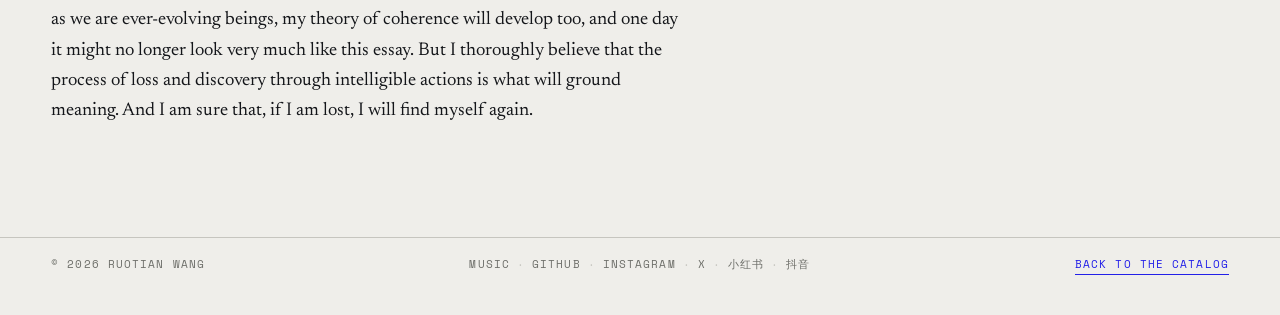
<file: canvas_ver/articles/coherence-not-truth.html>
<!DOCTYPE html>
<html lang="en">
<head>
<meta charset="utf-8">
<meta name="viewport" content="width=device-width, initial-scale=1">
<title>Coherence, Not Truth — shen. catalog</title>
<link rel="icon" type="image/png" sizes="32x32" href="../favicon-32.png">
<link rel="icon" type="image/png" sizes="512x512" href="../favicon.png">
<link rel="apple-touch-icon" href="../apple-touch-icon.png">
<link rel="preconnect" href="https://fonts.googleapis.com">
<link rel="preconnect" href="https://fonts.gstatic.com" crossorigin>
<link href="https://fonts.googleapis.com/css2?family=Archivo:wdth,wght@62..125,400..900&family=Newsreader:ital,opsz,wght@0,6..72,300..600;1,6..72,300..500&family=Space+Mono:wght@400;700&display=swap" rel="stylesheet">
<style>
:root{
  --page:#EFEEEA;
  --ash:#DAD9D4;
  --ink:#131519;
  --ink-soft:#6E6F6A;
  --rule:#C6C5BF;
  --blue:#2320E8;

  --display:"Archivo","Helvetica Neue",Arial,sans-serif;
  --body:"Newsreader",Georgia,"Times New Roman",serif;
  --cjk:"Newsreader","Songti SC","Noto Serif SC","Source Han Serif SC",serif;
  --mono:"Space Mono",ui-monospace,SFMono-Regular,Menlo,monospace;

  --gutter:clamp(18px,4vw,56px);
}
*{box-sizing:border-box}
html,body{margin:0;padding:0}
body{
  background:var(--page);
  color:var(--ink);
  font-family:var(--body);
  -webkit-font-smoothing:antialiased;
}
a{color:inherit}
.mono{font-family:var(--mono);font-size:11px;letter-spacing:.1em;text-transform:uppercase}

.topbar{
  display:flex;align-items:baseline;justify-content:space-between;gap:16px;
  padding:18px var(--gutter);
  border-bottom:1px solid var(--rule);
}
.topbar__name{
  font-family:var(--display);
  font-variation-settings:"wdth" 118,"wght" 800;
  font-size:14px;letter-spacing:.02em;text-transform:uppercase;
  text-decoration:none;
}
.topbar a.back{text-decoration:none;color:var(--ink-soft)}
.topbar a.back:hover{color:var(--blue)}

.wrap{max-width:none;padding:0 var(--gutter)}
header.piece{
  padding:clamp(44px,8vw,96px) 0 clamp(26px,4vw,44px);
  border-bottom:1px solid var(--rule);
  margin-bottom:clamp(28px,4vw,52px);
}
.eyebrow{color:var(--ink-soft);margin-bottom:clamp(16px,2.4vw,26px)}
h1{
  margin:0;
  font-family:var(--display);
  font-variation-settings:"wdth" 112,"wght" 840;
  font-size:clamp(32px,6.4vw,78px);
  line-height:.92;
  letter-spacing:-.02em;
  text-transform:uppercase;
  max-width:16ch;
}
.byline{margin-top:clamp(16px,2.2vw,24px);color:var(--ink-soft)}

article{
  max-width:34em;
  font-size:clamp(17px,1.45vw,19.5px);
  line-height:1.62;
  padding-bottom:clamp(48px,7vw,96px);
}
article p{margin:0 0 1.15em}
.sec{
  margin:2.4em 0 1.6em;
  color:var(--ink-soft);
  border-top:1px solid var(--rule);
  padding-top:1.1em;
  font-size:13px;
  letter-spacing:.05em;
}
/* the first marker sits right under the header rule — one line is enough */
article .sec:first-child{border-top:0;padding-top:0;margin:0 0 1.6em}

footer{
  border-top:1px solid var(--rule);
  padding:18px var(--gutter) 40px;
  display:flex;justify-content:space-between;gap:16px;flex-wrap:wrap;
  color:var(--ink-soft);
}
footer a{color:var(--blue);text-decoration:none;border-bottom:1px solid var(--blue);padding-bottom:2px}
/* the ways out, sitting between the copyright and the way back */
footer .social{display:flex;flex-wrap:wrap;align-items:center}
footer .social a{color:var(--ink-soft);border-bottom-color:transparent}
footer .social a:hover{color:var(--blue);border-bottom-color:var(--blue)}
footer .social i{font-style:normal;color:var(--rule);padding:0 7px}
@media(prefers-reduced-motion:reduce){*{animation:none!important;transition:none!important}}
</style>
</head>
<body>

<script>
/* Read inside the catalog's reader, this page hands navigation back to the
   parent instead of moving the frame: the catalog is still alive up there,
   holding the music. This lives INLINE, so the guard is in place the moment the
   parser reaches it — before any link below exists to be clicked. Wiring it
   from the parent could not promise that: it depends on observing this
   document from outside, and the frame's load event waits on the webfonts, so
   the first click could escape and load a second catalog into the frame. */
(function () {
  if (window.parent === window) return;      /* opened directly: an ordinary page */
  document.documentElement.setAttribute("data-reader-aware", "1");
  function send(m) { parent.postMessage(m, location.origin); }
  document.addEventListener("click", function (e) {
    var a = e.target.closest && e.target.closest("a[href]");
    if (!a || a.target === "_blank") return;
    if (e.button !== 0 || e.metaKey || e.ctrlKey || e.shiftKey || e.altKey) return;
    var u = new URL(a.getAttribute("href"), location.href);
    if (u.origin !== location.origin) return;
    e.preventDefault();
    send({ reader: "go", href: u.pathname + u.search + u.hash });
  });
  document.addEventListener("keydown", function (e) {
    if (e.key === "Escape") send({ reader: "escape" });
  });
})();
</script>

<header class="topbar">
  <a class="topbar__name" href="../index.html">shen. catalog</a>
  <a class="back mono" href="../index.html">← Catalog</a>
</header>

<div class="wrap">
  <header class="piece">
    <div class="eyebrow mono">Essay · 2026</div>
    <h1>Coherence, Not Truth</h1>
    <div class="byline mono">May 19, 2026 · 1,202 words</div>
  </header>

  <article>
    <p>Before I begin to articulate my argument on the meaning of life, I want to first clarify that this is a theory of coherence rather than truth. I believe that any understanding delivered by language is bound by rationality — here I mean linguistic structure — and thus is unable to capture foundationless a priori truth. To make this argument is out of scope, so I’m just going to simply posit it here. Although coherence might not be as ultimate as truth, it allows for an important construct in investigating the way we live: agency.</p>
    <p>It’s phenomenologically evident that many of our thoughts come from outside our superficial consciousness. This exteriority is not just the random noise that passes through our mind when we are idle. It is also many of the “aha” moments that inform important decisions in our lives. The biggest realizations often come at unexpected times and places. It is only through rationality and the making of connections between these exteriorities that our consciousness is evoked. And the process by which these connections are made is rational. One might object by saying that if rationality exists as a Platonic ideal and there are correct and incorrect inferences between these exterior events, isn’t agency still not achieved here? Aren’t we still bound by a right answer? My response would be that here the reasoning and connecting of the dots are not deductive, but rather abductive. The process of reasoning is not to reconstruct the most real picture of how and what happened, but rather to construct a new self that is understandable by the consciousness of the now. I contend that it is only through rationalization and clear consciousness that we act as subjects; otherwise, we are just passengers in the backseat.</p>
    <p>With these presuppositions in mind, I claim that, without access to some sort of alternative consciousness — which I believe is possible — to understand the meaning of life is to construct a coherent theory that anchors action. When meaning is understood as a particular objective or goal of life in a teleological framework, it fails to capture the exteriority that I mentioned above. It is impossible for our conscious framework to anticipate what comes into it. A fixation based on what we currently perceive seems unable to capture the variances of the future. In a sense, consciousness is both reactionary and constructive. We catch what’s thrown at us and make sculptures out of it. Thus, it is prudent to consider the meaning of life as something different. I contend that it is only possible to understand the meaning of life as the construction of a coherent system through which one understands oneself. The process of gaining clarity on one’s being through construction is one of rationality and thus the only one of agency. Therefore, as a subject, to experience oneself as a subject is to act with rational intent.</p>
    <p>A difference with Murdoch is worth flagging here. Her attention is realist: the gaze is "just" because it is directed at an individual reality that is there to be seen correctly. My account is coherentist; the constructive activity does not aim at any external truth about the self but at intelligibility within the conscious system itself. Yet the structural point that subjectivity emerges through continuous rational activity rather than through punctual choice holds on either reading. Murdoch's realism gives her attention a target; my coherentism gives it a function. On either view, agency is the continuous activity, not the moment of choice.</p>
    <p>One might consider my coherentist take to be asking too much — no one is coherent at all times. I'm simply not asking that. Coherence exists as a series of loss and discovery, through which we continue to evolve as life proceeds. One grasps a sentence only when one reaches the end of it, but once grasped, the holding of the meaning exists outside of time. Similarly, one could grasp the coherence of one's life synchronically while holding it outside of time. It is only when new experiences challenge the current system that one is required to change. What is held, in each grasping, is the fruit of the continuous rational activity of a self coming to perceive itself.</p>
    <p>Aristotle’s theory of happiness is particularly relevant here. I agree with his trichotomic division of perception: a subjective perceiver, such as awareness or memory; a connection between perceiver and object; and an exterior object or activity. For him, the highest form of good is achieved when one perceives the rational activities of oneself. A rational act of oneself allows for the best connection through intelligibility. This rhymes with my personal experience very well. It is empirically true for me that a decision made with serious rational consideration is mostly satisfactory regardless of the consequence. To understand an act and fully commit to it is to accept all the possible outcomes it can lead to. This perhaps is an unusual take on rational decision-making. However, it seems to me that a rational finite being should be at ease with any undesirable outcome, since the future is never guaranteed and this should already be a factor in his consideration. Rationality does not necessarily lead to the best possible outcomes. The best possible outcomes happen to those who possess “blessedness,” as coined by Aristotle. Such a quality is outside conscious agency and thus cannot be studied as an object for a system of life, unless one is in some mythic alternative consciousness, which could exist. Thus, it seems true that without intelligibility and reason, one has provided space for guilt, regret, and fear in the muddiness.</p>
    <p>One more important issue I think I should address is that of death. I contend that this picture of living life reduces the fear of death to just its biological urge. Just as I have argued above, rational decision-making is one without expectation of the consequences. Death, as the ultimate consequence of human life, should thus also not be a factor of fear when the intelligibility of a decision is achieved. A coherent system should have already factored in the possibility that one may die at any moment. In a way, the production of discourse around meaning is a feature of the living and bounded by death. Parallel to how Heidegger thinks about finitude without the infinite, we should also not concern ourselves with what’s on the other side and should focus on what’s here.</p>
    <p>Thus, what grounds the meaning of life is not a measure at the end, nor is it the legacy that one leaves behind. Rather, it is the perspective that one possesses in order to truly realize one's subjectivity through the continuous actions of understanding oneself. It is neither purely diachronic nor purely synchronic; the coherence must hold whole at every moment, even as new and old ideas continuously rebuild it. Just as we are ever-evolving beings, my theory of coherence will develop too, and one day it might no longer look very much like this essay. But I thoroughly believe that the process of loss and discovery through intelligible actions is what will ground meaning. And I am sure that, if I am lost, I will find myself again.</p>
  </article>
</div>

<footer class="mono">
  <span>© 2026 Ruotian Wang</span>
  <nav class="social"><a href="https://linktr.ee/shendot" target="_blank" rel="noopener">Music</a><i>·</i><a href="https://github.com/rt-wang" target="_blank" rel="noopener">GitHub</a><i>·</i><a href="https://www.instagram.com/shendottttt/" target="_blank" rel="noopener">Instagram</a><i>·</i><a href="https://x.com/shendottt" target="_blank" rel="noopener">X</a><i>·</i><a href="https://www.xiaohongshu.com/user/profile/5baf1950244c3800014fa026" target="_blank" rel="noopener">小红书</a><i>·</i><a href="https://www.douyin.com/user/MS4wLjABAAAAz9LK8Ejw_6Wdh_vzMRQ-drs7tcu3s9Xorx5Szx2OsFI" target="_blank" rel="noopener">抖音</a></nav>
  <a href="../index.html">Back to the catalog</a>
</footer>

</body>
</html>
</file>
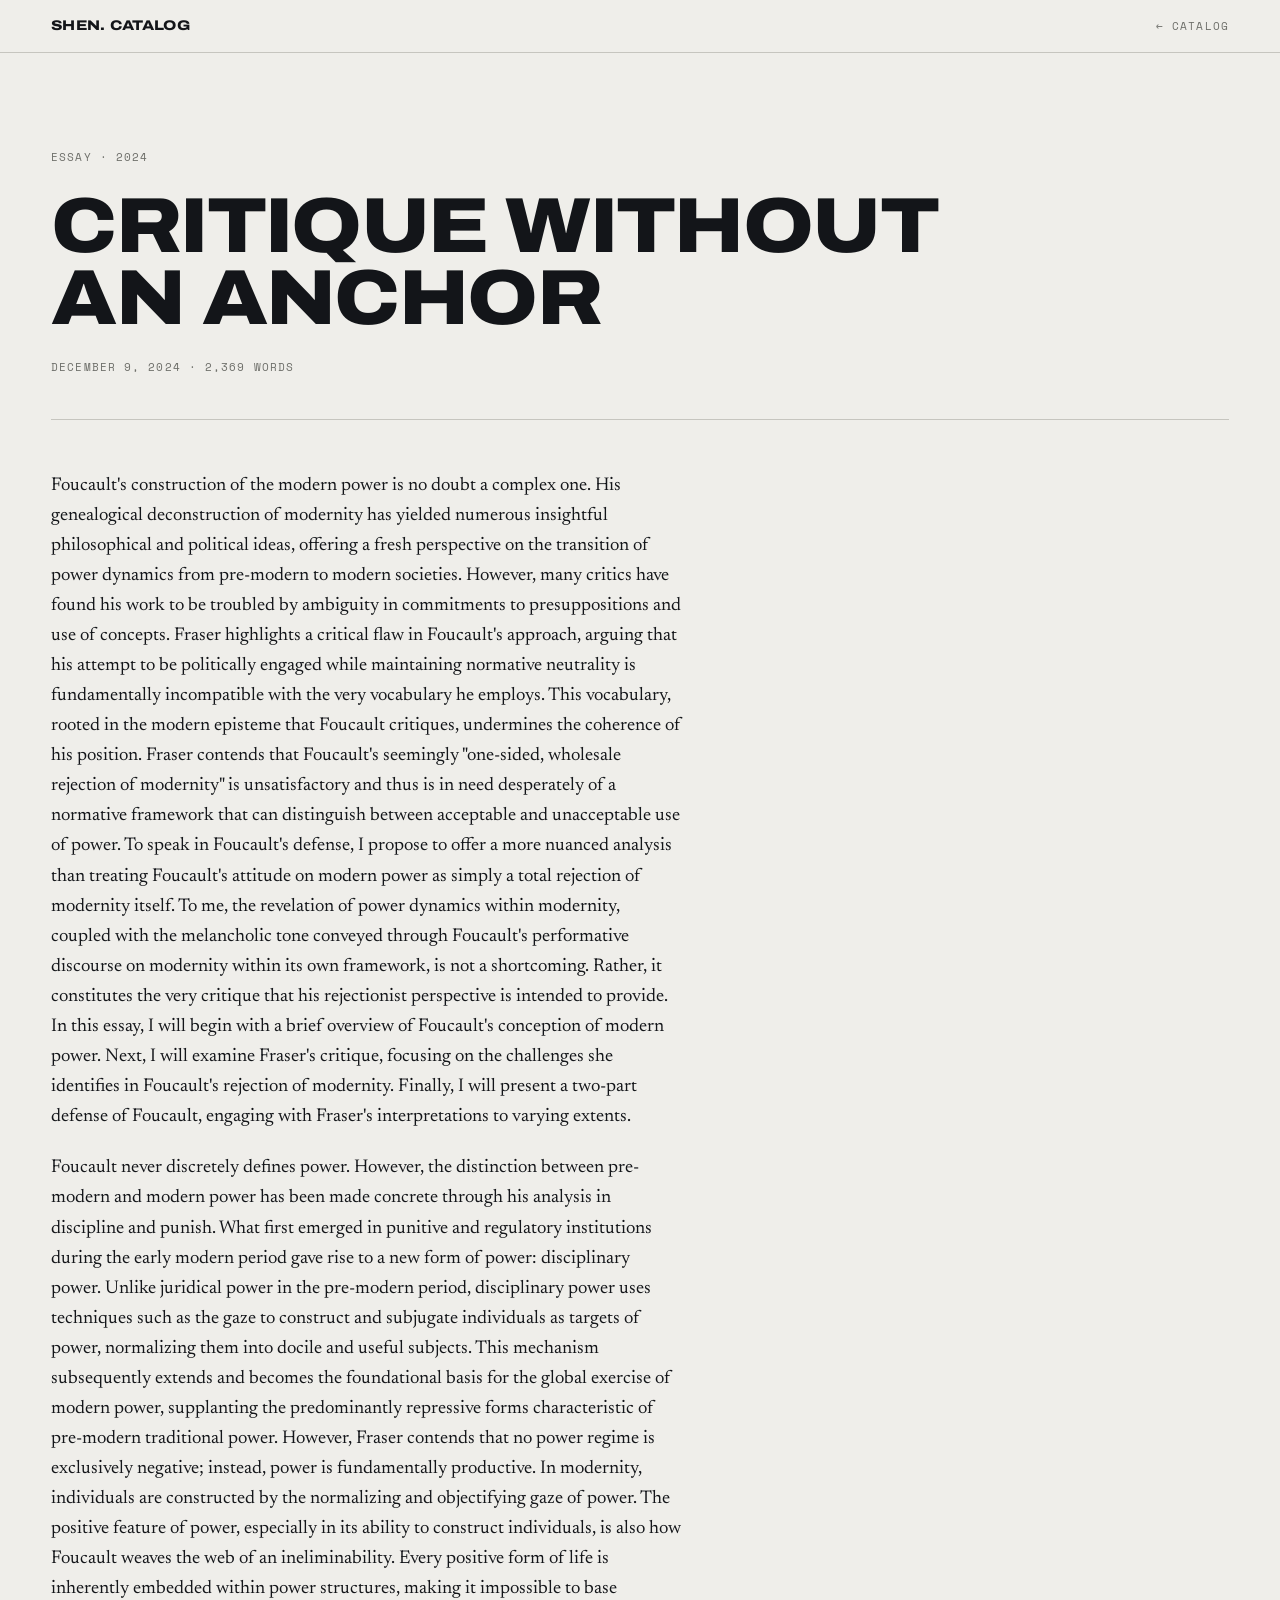
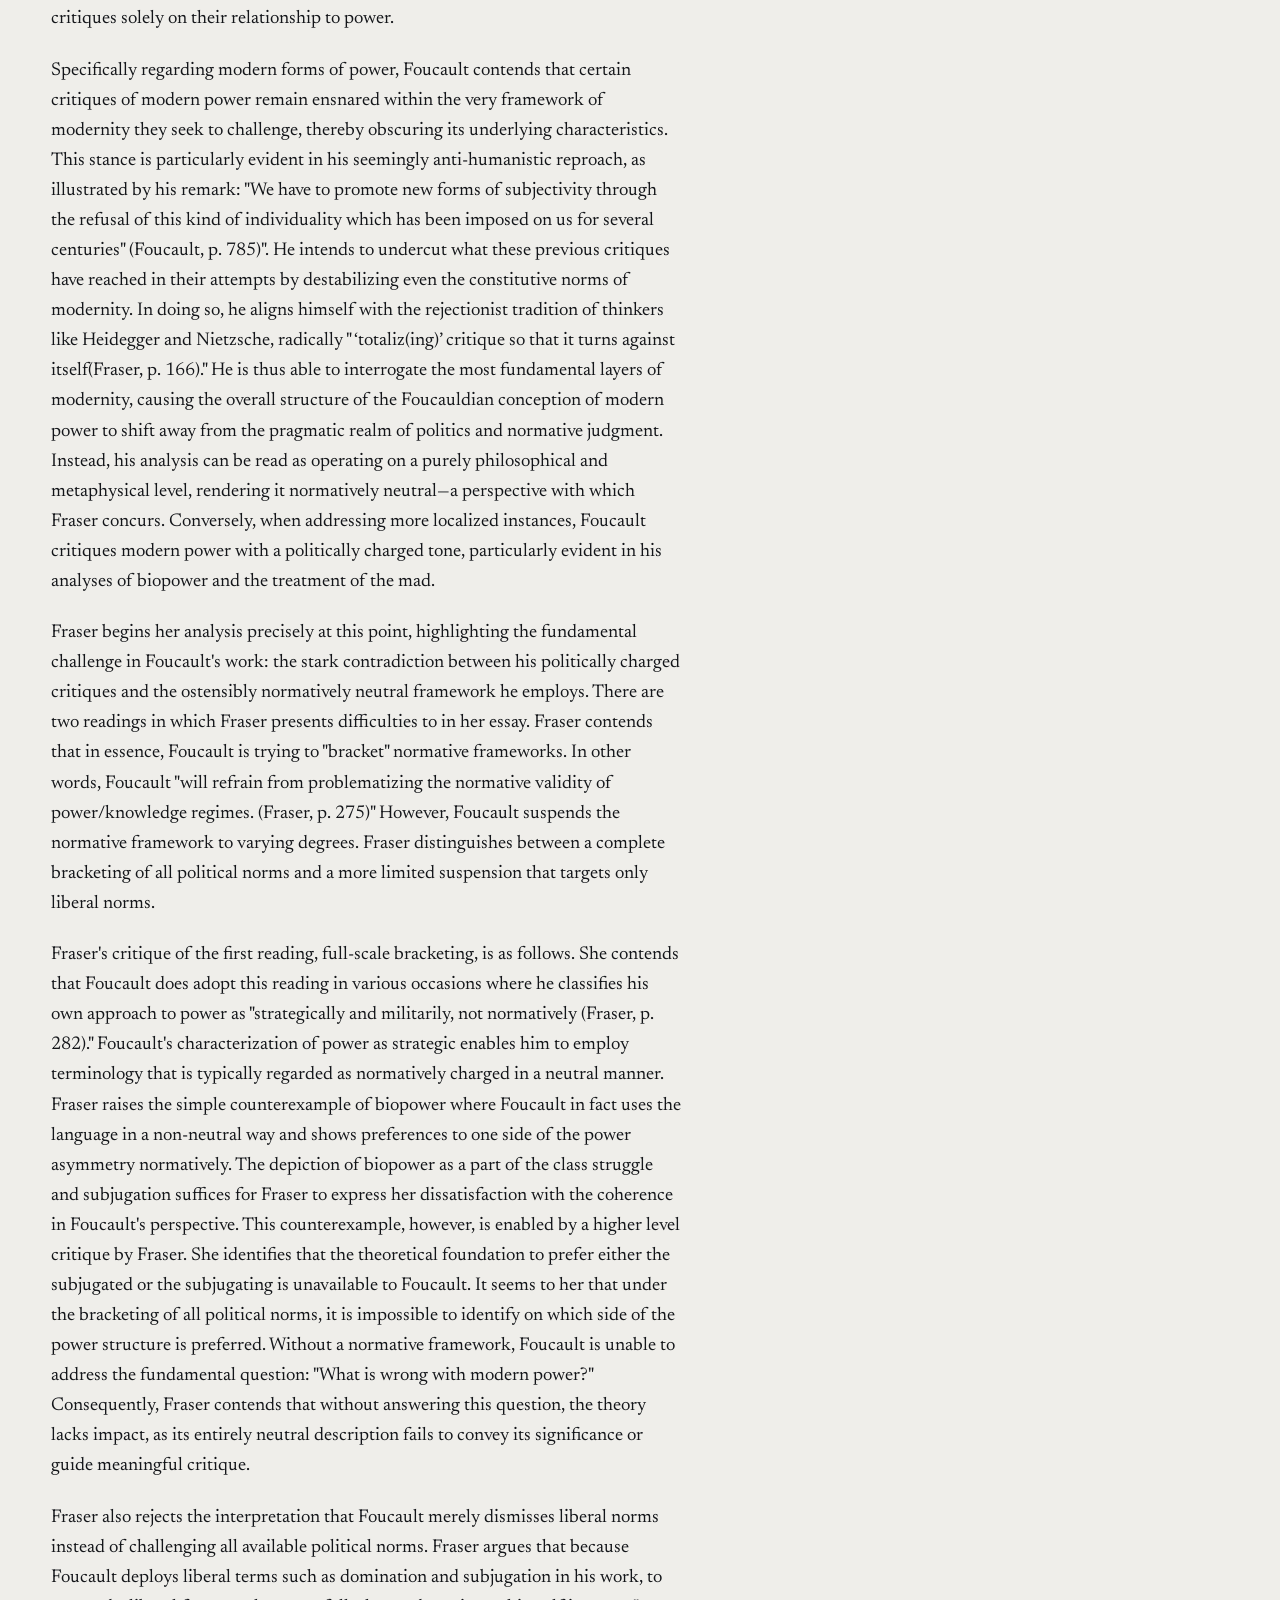
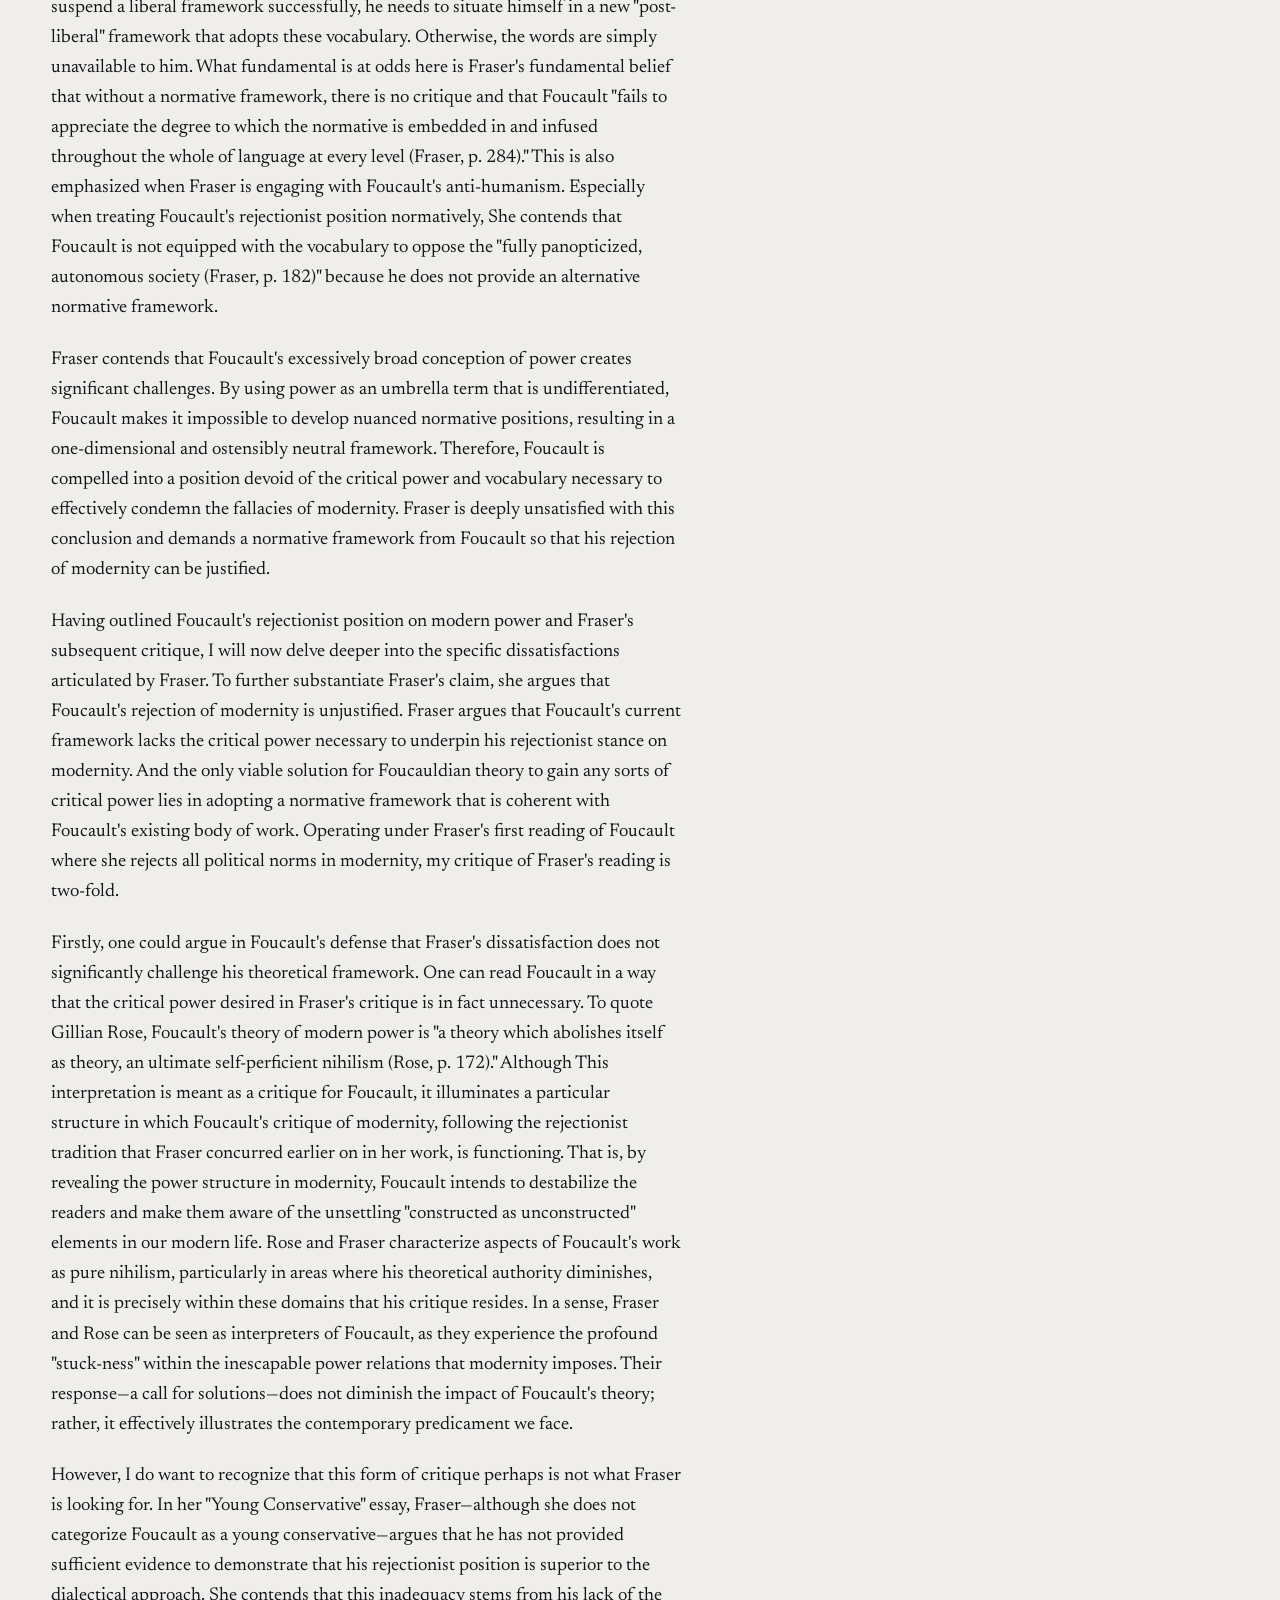
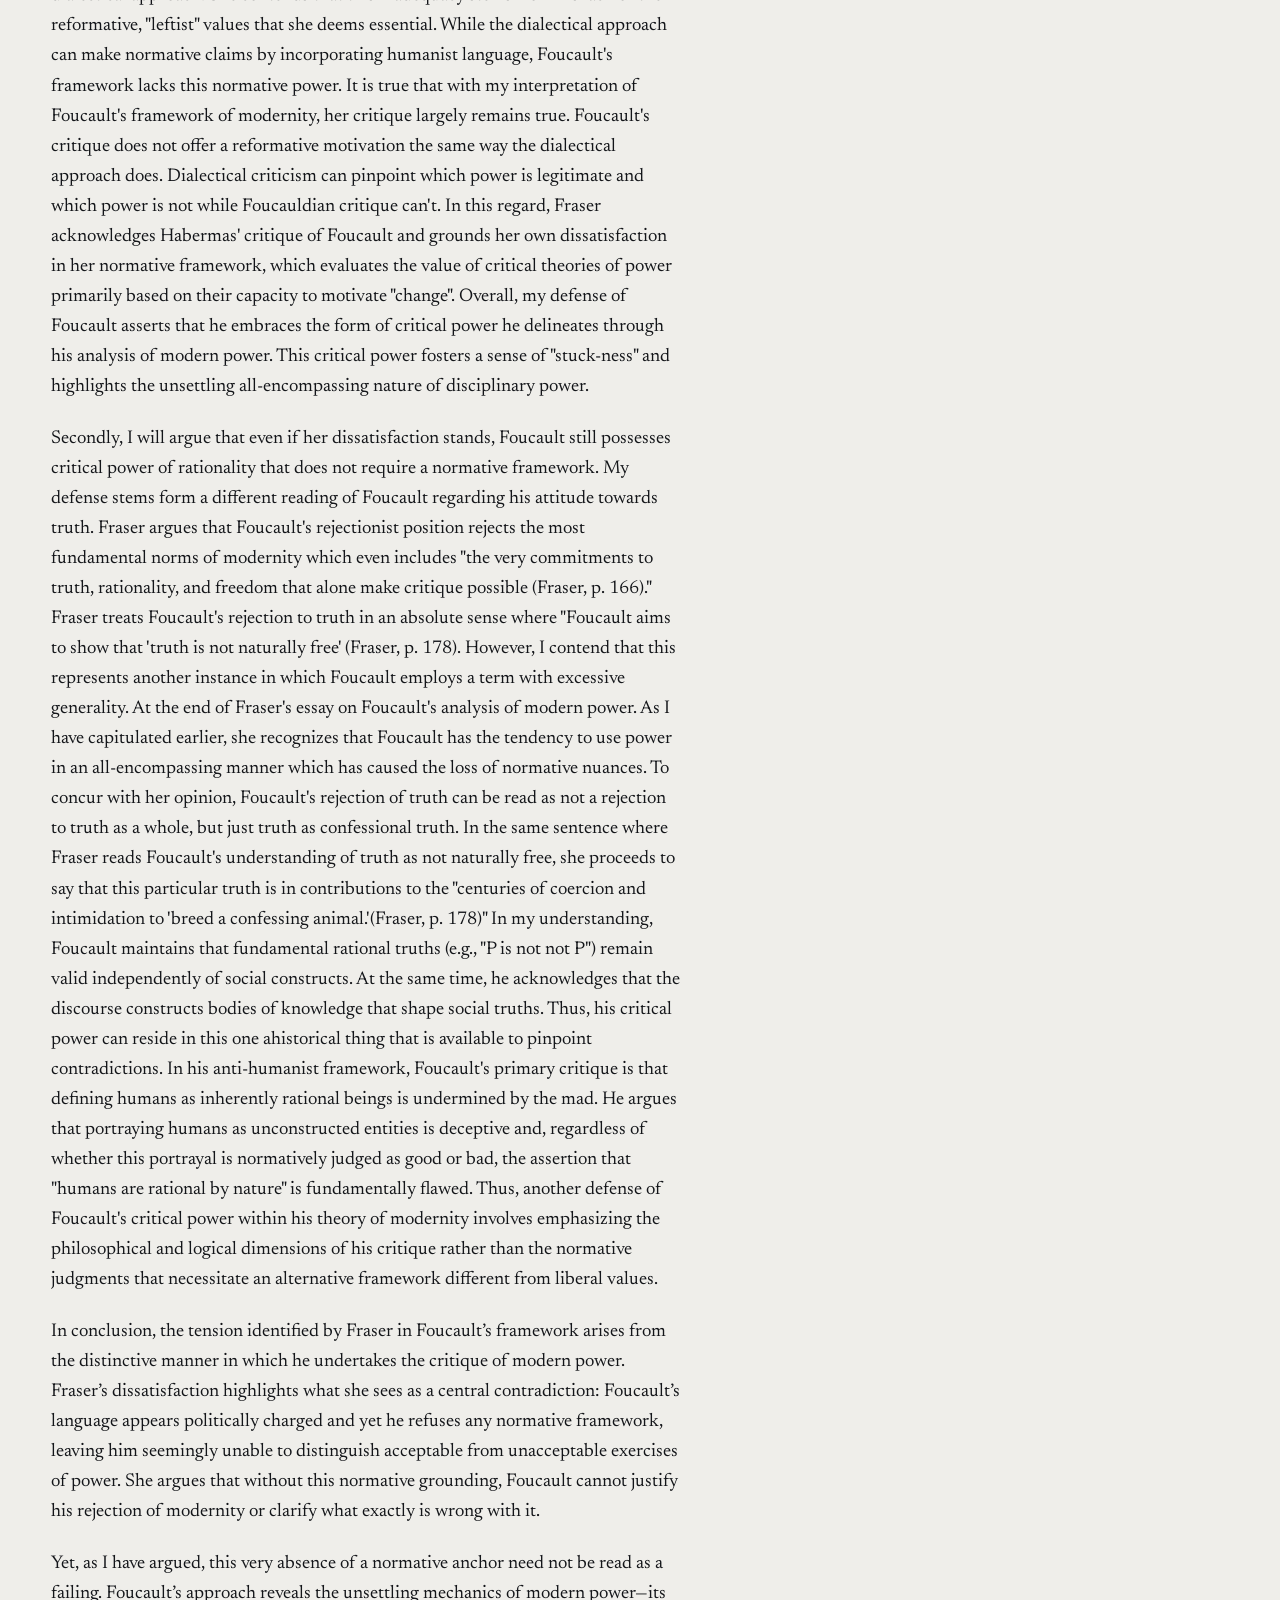
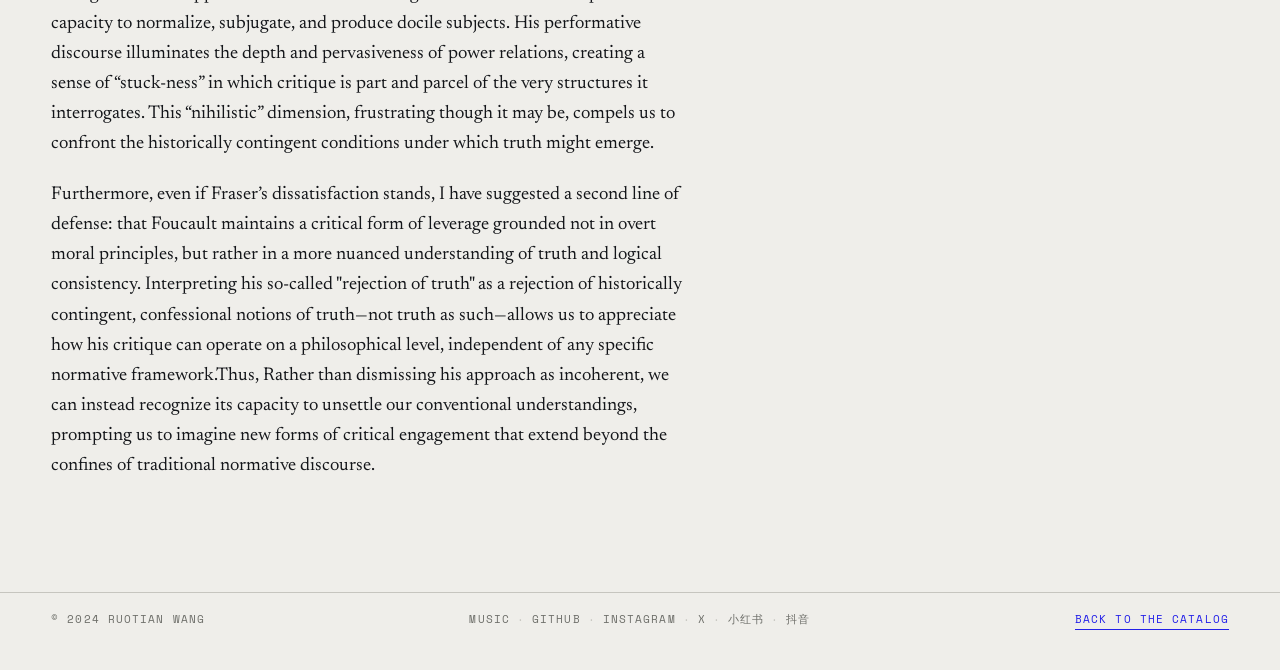
<file: canvas_ver/articles/critique-without-an-anchor.html>
<!DOCTYPE html>
<html lang="en">
<head>
<meta charset="utf-8">
<meta name="viewport" content="width=device-width, initial-scale=1">
<title>Critique Without an Anchor — shen. catalog</title>
<link rel="icon" type="image/png" sizes="32x32" href="../favicon-32.png">
<link rel="icon" type="image/png" sizes="512x512" href="../favicon.png">
<link rel="apple-touch-icon" href="../apple-touch-icon.png">
<link rel="preconnect" href="https://fonts.googleapis.com">
<link rel="preconnect" href="https://fonts.gstatic.com" crossorigin>
<link href="https://fonts.googleapis.com/css2?family=Archivo:wdth,wght@62..125,400..900&family=Newsreader:ital,opsz,wght@0,6..72,300..600;1,6..72,300..500&family=Space+Mono:wght@400;700&display=swap" rel="stylesheet">
<style>
:root{
  --page:#EFEEEA;
  --ash:#DAD9D4;
  --ink:#131519;
  --ink-soft:#6E6F6A;
  --rule:#C6C5BF;
  --blue:#2320E8;

  --display:"Archivo","Helvetica Neue",Arial,sans-serif;
  --body:"Newsreader",Georgia,"Times New Roman",serif;
  --cjk:"Newsreader","Songti SC","Noto Serif SC","Source Han Serif SC",serif;
  --mono:"Space Mono",ui-monospace,SFMono-Regular,Menlo,monospace;

  --gutter:clamp(18px,4vw,56px);
}
*{box-sizing:border-box}
html,body{margin:0;padding:0}
body{
  background:var(--page);
  color:var(--ink);
  font-family:var(--body);
  -webkit-font-smoothing:antialiased;
}
a{color:inherit}
.mono{font-family:var(--mono);font-size:11px;letter-spacing:.1em;text-transform:uppercase}

.topbar{
  display:flex;align-items:baseline;justify-content:space-between;gap:16px;
  padding:18px var(--gutter);
  border-bottom:1px solid var(--rule);
}
.topbar__name{
  font-family:var(--display);
  font-variation-settings:"wdth" 118,"wght" 800;
  font-size:14px;letter-spacing:.02em;text-transform:uppercase;
  text-decoration:none;
}
.topbar a.back{text-decoration:none;color:var(--ink-soft)}
.topbar a.back:hover{color:var(--blue)}

.wrap{max-width:none;padding:0 var(--gutter)}
header.piece{
  padding:clamp(44px,8vw,96px) 0 clamp(26px,4vw,44px);
  border-bottom:1px solid var(--rule);
  margin-bottom:clamp(28px,4vw,52px);
}
.eyebrow{color:var(--ink-soft);margin-bottom:clamp(16px,2.4vw,26px)}
h1{
  margin:0;
  font-family:var(--display);
  font-variation-settings:"wdth" 112,"wght" 840;
  font-size:clamp(32px,6.4vw,78px);
  line-height:.92;
  letter-spacing:-.02em;
  text-transform:uppercase;
  max-width:16ch;
}
.byline{margin-top:clamp(16px,2.2vw,24px);color:var(--ink-soft)}

article{
  max-width:34em;
  font-size:clamp(17px,1.45vw,19.5px);
  line-height:1.62;
  padding-bottom:clamp(48px,7vw,96px);
}
article p{margin:0 0 1.15em}
.sec{
  margin:2.4em 0 1.6em;
  color:var(--ink-soft);
  border-top:1px solid var(--rule);
  padding-top:1.1em;
  font-size:13px;
  letter-spacing:.05em;
}
/* the first marker sits right under the header rule — one line is enough */
article .sec:first-child{border-top:0;padding-top:0;margin:0 0 1.6em}

footer{
  border-top:1px solid var(--rule);
  padding:18px var(--gutter) 40px;
  display:flex;justify-content:space-between;gap:16px;flex-wrap:wrap;
  color:var(--ink-soft);
}
footer a{color:var(--blue);text-decoration:none;border-bottom:1px solid var(--blue);padding-bottom:2px}
/* the ways out, sitting between the copyright and the way back */
footer .social{display:flex;flex-wrap:wrap;align-items:center}
footer .social a{color:var(--ink-soft);border-bottom-color:transparent}
footer .social a:hover{color:var(--blue);border-bottom-color:var(--blue)}
footer .social i{font-style:normal;color:var(--rule);padding:0 7px}
@media(prefers-reduced-motion:reduce){*{animation:none!important;transition:none!important}}
</style>
</head>
<body>

<script>
/* Read inside the catalog's reader, this page hands navigation back to the
   parent instead of moving the frame: the catalog is still alive up there,
   holding the music. This lives INLINE, so the guard is in place the moment the
   parser reaches it — before any link below exists to be clicked. Wiring it
   from the parent could not promise that: it depends on observing this
   document from outside, and the frame's load event waits on the webfonts, so
   the first click could escape and load a second catalog into the frame. */
(function () {
  if (window.parent === window) return;      /* opened directly: an ordinary page */
  document.documentElement.setAttribute("data-reader-aware", "1");
  function send(m) { parent.postMessage(m, location.origin); }
  document.addEventListener("click", function (e) {
    var a = e.target.closest && e.target.closest("a[href]");
    if (!a || a.target === "_blank") return;
    if (e.button !== 0 || e.metaKey || e.ctrlKey || e.shiftKey || e.altKey) return;
    var u = new URL(a.getAttribute("href"), location.href);
    if (u.origin !== location.origin) return;
    e.preventDefault();
    send({ reader: "go", href: u.pathname + u.search + u.hash });
  });
  document.addEventListener("keydown", function (e) {
    if (e.key === "Escape") send({ reader: "escape" });
  });
})();
</script>

<header class="topbar">
  <a class="topbar__name" href="../index.html">shen. catalog</a>
  <a class="back mono" href="../index.html">← Catalog</a>
</header>

<div class="wrap">
  <header class="piece">
    <div class="eyebrow mono">Essay · 2024</div>
    <h1>Critique Without an Anchor</h1>
    <div class="byline mono">December 9, 2024 · 2,369 words</div>
  </header>

  <article>
    <p>Foucault's construction of the modern power is no doubt a complex one. His genealogical deconstruction of modernity has yielded numerous insightful philosophical and political ideas, offering a fresh perspective on the transition of power dynamics from pre-modern to modern societies. However, many critics have found his work to be troubled by ambiguity in commitments to presuppositions and use of concepts. Fraser highlights a critical flaw in Foucault's approach, arguing that his attempt to be politically engaged while maintaining normative neutrality is fundamentally incompatible with the very vocabulary he employs. This vocabulary, rooted in the modern episteme that Foucault critiques, undermines the coherence of his position. Fraser contends that Foucault's seemingly "one-sided, wholesale rejection of modernity" is unsatisfactory and thus is in need desperately of a normative framework that can distinguish between acceptable and unacceptable use of power. To speak in Foucault's defense, I propose to offer a more nuanced analysis than treating Foucault's attitude on modern power as simply a total rejection of modernity itself. To me, the revelation of power dynamics within modernity, coupled with the melancholic tone conveyed through Foucault's performative discourse on modernity within its own framework, is not a shortcoming. Rather, it constitutes the very critique that his rejectionist perspective is intended to provide. In this essay, I will begin with a brief overview of Foucault's conception of modern power. Next, I will examine Fraser's critique, focusing on the challenges she identifies in Foucault's rejection of modernity. Finally, I will present a two-part defense of Foucault, engaging with Fraser's interpretations to varying extents.</p>
    <p>Foucault never discretely defines power. However, the distinction between pre-modern and modern power has been made concrete through his analysis in discipline and punish. What first emerged in punitive and regulatory institutions during the early modern period gave rise to a new form of power: disciplinary power. Unlike juridical power in the pre-modern period, disciplinary power uses techniques such as the gaze to construct and subjugate individuals as targets of power, normalizing them into docile and useful subjects. This mechanism subsequently extends and becomes the foundational basis for the global exercise of modern power, supplanting the predominantly repressive forms characteristic of pre-modern traditional power.  However, Fraser contends that no power regime is exclusively negative; instead, power is fundamentally productive. In modernity, individuals are constructed by the normalizing and objectifying gaze of power. The positive feature of power, especially in its ability to construct individuals, is also how Foucault weaves the web of an ineliminability. Every positive form of life is inherently embedded within power structures, making it impossible to base critiques solely on their relationship to power.</p>
    <p>Specifically regarding modern forms of power, Foucault contends that certain critiques of modern power remain ensnared within the very framework of modernity they seek to challenge, thereby obscuring its underlying characteristics. This stance is particularly evident in his seemingly anti-humanistic reproach, as illustrated by his remark: "We have to promote new forms of subjectivity through the refusal of this kind of individuality which has been imposed on us for several centuries" (Foucault, p. 785)". He intends to undercut what these previous critiques have reached in their attempts by destabilizing even the constitutive norms of modernity. In doing so, he aligns himself with the rejectionist tradition of thinkers like Heidegger and Nietzsche, radically " ‘totaliz(ing)’ critique so that it turns against itself(Fraser, p. 166)." He is thus able to interrogate the most fundamental layers of modernity, causing the overall structure of the Foucauldian conception of modern power to shift away from the pragmatic realm of politics and normative judgment. Instead, his analysis can be read as operating on a purely philosophical and metaphysical level, rendering it normatively neutral—a perspective with which Fraser concurs. Conversely, when addressing more localized instances, Foucault critiques modern power with a politically charged tone, particularly evident in his analyses of biopower and the treatment of the mad.</p>
    <p>Fraser begins her analysis precisely at this point, highlighting the fundamental challenge in Foucault's work: the stark contradiction between his politically charged critiques and the ostensibly normatively neutral framework he employs. There are two readings in which Fraser presents difficulties to in her essay. Fraser contends that in essence, Foucault is trying to "bracket" normative frameworks. In other words, Foucault "will refrain from problematizing the normative validity of power/knowledge regimes. (Fraser, p. 275)" However, Foucault suspends the normative framework to varying degrees. Fraser distinguishes between a complete bracketing of all political norms and a more limited suspension that targets only liberal norms.</p>
    <p>Fraser's critique of the first reading, full-scale bracketing, is as follows. She contends that Foucault does adopt this reading in various occasions where he classifies his own approach to power as "strategically and militarily, not normatively (Fraser, p. 282)." Foucault's characterization of power as strategic enables him to employ terminology that is typically regarded as normatively charged in a neutral manner. Fraser raises the simple counterexample of biopower where Foucault in fact uses the language in a non-neutral way and shows preferences to one side of the power asymmetry normatively. The depiction of biopower as a part of the class struggle and subjugation suffices for Fraser to express her dissatisfaction with the coherence in Foucault's perspective. This counterexample, however, is enabled by a higher level critique by Fraser. She identifies that the theoretical foundation to prefer either the subjugated or the subjugating is unavailable to Foucault. It seems to her that under the bracketing of all political norms, it is impossible to identify on which side of the power structure is preferred. Without a normative framework, Foucault is unable to address the fundamental question: "What is wrong with modern power?" Consequently, Fraser contends that without answering this question, the theory lacks impact, as its entirely neutral description fails to convey its significance or guide meaningful critique.</p>
    <p>Fraser also rejects the interpretation that Foucault merely dismisses liberal norms instead of challenging all available political norms. Fraser argues that because Foucault deploys liberal terms such as domination and subjugation in his work, to suspend a liberal framework successfully, he needs to situate himself in a new "post-liberal" framework that adopts these vocabulary. Otherwise, the words are simply unavailable to him. What fundamental is at odds here is Fraser's fundamental belief that without a normative framework, there is no critique and that Foucault "fails to appreciate the degree to which the normative is embedded in and infused throughout the whole of  language at every level (Fraser, p. 284)." This is also emphasized when Fraser is engaging with Foucault's anti-humanism. Especially when treating Foucault's rejectionist position normatively, She contends that Foucault is not equipped with the vocabulary to oppose the "fully panopticized, autonomous society (Fraser, p. 182)" because he does not provide an alternative normative framework.</p>
    <p>Fraser contends that Foucault's excessively broad conception of power creates significant challenges. By using power as an umbrella term that is undifferentiated, Foucault makes it impossible to develop nuanced normative positions, resulting in a one-dimensional and ostensibly neutral framework. Therefore, Foucault is compelled into a position devoid of the critical power and vocabulary necessary to effectively condemn the fallacies of modernity. Fraser is deeply unsatisfied with this conclusion and demands a normative framework from Foucault so that his rejection of modernity can be justified.</p>
    <p>Having outlined Foucault's rejectionist position on modern power and Fraser's subsequent critique, I will now delve deeper into the specific dissatisfactions articulated by Fraser. To further substantiate Fraser's claim, she argues that Foucault's rejection of modernity is unjustified. Fraser argues that Foucault's current framework lacks the critical power necessary to underpin his rejectionist stance on modernity. And the only viable solution for Foucauldian theory to gain any sorts of critical power lies in adopting a normative framework that is coherent with Foucault's existing body of work. Operating under Fraser's first reading of Foucault where she rejects all political norms in modernity, my critique of Fraser's reading is two-fold.</p>
    <p>Firstly, one could argue in Foucault's defense that Fraser's dissatisfaction does not significantly challenge his theoretical framework. One can read Foucault in a way that the critical power desired in Fraser's critique is in fact unnecessary. To quote Gillian Rose, Foucault's theory of modern power is "a theory which abolishes itself as theory, an ultimate self-perficient nihilism (Rose, p. 172)." Although This interpretation is meant as a critique for Foucault, it illuminates a particular structure in which Foucault's critique of modernity, following the rejectionist tradition that Fraser concurred earlier on in her work, is functioning. That is, by revealing the power structure in modernity, Foucault intends to destabilize the readers and make them aware of the unsettling "constructed as unconstructed" elements in our modern life. Rose and Fraser characterize aspects of Foucault's work as pure nihilism, particularly in areas where his theoretical authority diminishes, and it is precisely within these domains that his critique resides. In a sense, Fraser and Rose can be seen as interpreters of Foucault, as they experience the profound "stuck-ness" within the inescapable power relations that modernity imposes. Their response—a call for solutions—does not diminish the impact of Foucault's theory; rather, it effectively illustrates the contemporary predicament we face.</p>
    <p>However, I do want to recognize that this form of critique perhaps is not what Fraser is looking for. In her "Young Conservative" essay, Fraser—although she does not categorize Foucault as a young conservative—argues that he has not provided sufficient evidence to demonstrate that his rejectionist position is superior to the dialectical approach. She contends that this inadequacy stems from his lack of the reformative, "leftist" values that she deems essential. While the dialectical approach can make normative claims by incorporating humanist language, Foucault's framework lacks this normative power. It is true that with my interpretation of Foucault's framework of modernity, her critique largely remains true. Foucault's critique does not offer a reformative motivation the same way the dialectical approach does. Dialectical criticism can pinpoint which power is legitimate and which power is not while Foucauldian critique can't. In this regard, Fraser acknowledges Habermas' critique of Foucault and grounds her own dissatisfaction in her normative framework, which evaluates the value of critical theories of power primarily based on their capacity to motivate "change". Overall, my defense of Foucault asserts that he embraces the form of critical power he delineates through his analysis of modern power. This critical power fosters a sense of "stuck-ness" and highlights the unsettling all-encompassing nature of disciplinary power.</p>
    <p>Secondly, I will argue that even if her dissatisfaction stands, Foucault still possesses critical power of rationality that does not require a normative framework. My defense stems form a different reading of Foucault regarding his attitude towards truth. Fraser argues that Foucault's rejectionist position rejects the most fundamental norms of modernity which even includes "the very commitments to truth, rationality, and freedom that alone make critique possible (Fraser, p. 166)." Fraser treats Foucault's rejection to truth in an absolute sense where "Foucault aims to show that 'truth is not naturally free' (Fraser, p. 178). However, I contend that this represents another instance in which Foucault employs a term with excessive generality. At the end of Fraser's essay on Foucault's analysis of modern power. As I have capitulated earlier, she recognizes that Foucault has the tendency to use power in an all-encompassing manner which has caused the loss of normative nuances. To concur with her opinion, Foucault's rejection of truth can be read as not a rejection to truth as a whole, but just truth as confessional truth. In the same sentence where Fraser reads Foucault's understanding of truth as not naturally free, she proceeds to say that this particular truth is in contributions to the "centuries of coercion and intimidation to 'breed a confessing animal.'(Fraser, p. 178)" In my understanding, Foucault maintains that fundamental rational truths (e.g., "P is not not P") remain valid independently of social constructs. At the same time, he acknowledges that the discourse constructs bodies of knowledge that shape social truths. Thus, his critical power can reside in this one ahistorical thing that is available to pinpoint contradictions. In his anti-humanist framework, Foucault's primary critique is that defining humans as inherently rational beings is undermined by the mad. He argues that portraying humans as unconstructed entities is deceptive and, regardless of whether this portrayal is normatively judged as good or bad, the assertion that "humans are rational by nature" is fundamentally flawed. Thus, another defense of Foucault's critical power within his theory of modernity involves emphasizing the philosophical and logical dimensions of his critique rather than the normative judgments that necessitate an alternative framework different from liberal values.</p>
    <p>In conclusion, the tension identified by Fraser in Foucault’s framework arises from the distinctive manner in which he undertakes the critique of modern power. Fraser’s dissatisfaction highlights what she sees as a central contradiction: Foucault’s language appears politically charged and yet he refuses any normative framework, leaving him seemingly unable to distinguish acceptable from unacceptable exercises of power. She argues that without this normative grounding, Foucault cannot justify his rejection of modernity or clarify what exactly is wrong with it.</p>
    <p>Yet, as I have argued, this very absence of a normative anchor need not be read as a failing. Foucault’s approach reveals the unsettling mechanics of modern power—its capacity to normalize, subjugate, and produce docile subjects. His performative discourse illuminates the depth and pervasiveness of power relations, creating a sense of “stuck-ness” in which critique is part and parcel of the very structures it interrogates. This “nihilistic” dimension, frustrating though it may be, compels us to confront the historically contingent conditions under which truth might emerge.</p>
    <p>Furthermore, even if Fraser’s dissatisfaction stands, I have suggested a second line of defense: that Foucault maintains a critical form of leverage grounded not in overt moral principles, but rather in a more nuanced understanding of truth and logical consistency. Interpreting his so-called "rejection of truth" as a rejection of historically contingent, confessional notions of truth—not truth as such—allows us to appreciate how his critique can operate on a philosophical level, independent of any specific normative framework.Thus, Rather than dismissing his approach as incoherent, we can instead recognize its capacity to unsettle our conventional understandings, prompting us to imagine new forms of critical engagement that extend beyond the confines of traditional normative discourse.</p>
  </article>
</div>

<footer class="mono">
  <span>© 2024 Ruotian Wang</span>
  <nav class="social"><a href="https://linktr.ee/shendot" target="_blank" rel="noopener">Music</a><i>·</i><a href="https://github.com/rt-wang" target="_blank" rel="noopener">GitHub</a><i>·</i><a href="https://www.instagram.com/shendottttt/" target="_blank" rel="noopener">Instagram</a><i>·</i><a href="https://x.com/shendottt" target="_blank" rel="noopener">X</a><i>·</i><a href="https://www.xiaohongshu.com/user/profile/5baf1950244c3800014fa026" target="_blank" rel="noopener">小红书</a><i>·</i><a href="https://www.douyin.com/user/MS4wLjABAAAAz9LK8Ejw_6Wdh_vzMRQ-drs7tcu3s9Xorx5Szx2OsFI" target="_blank" rel="noopener">抖音</a></nav>
  <a href="../index.html">Back to the catalog</a>
</footer>

</body>
</html>
</file>
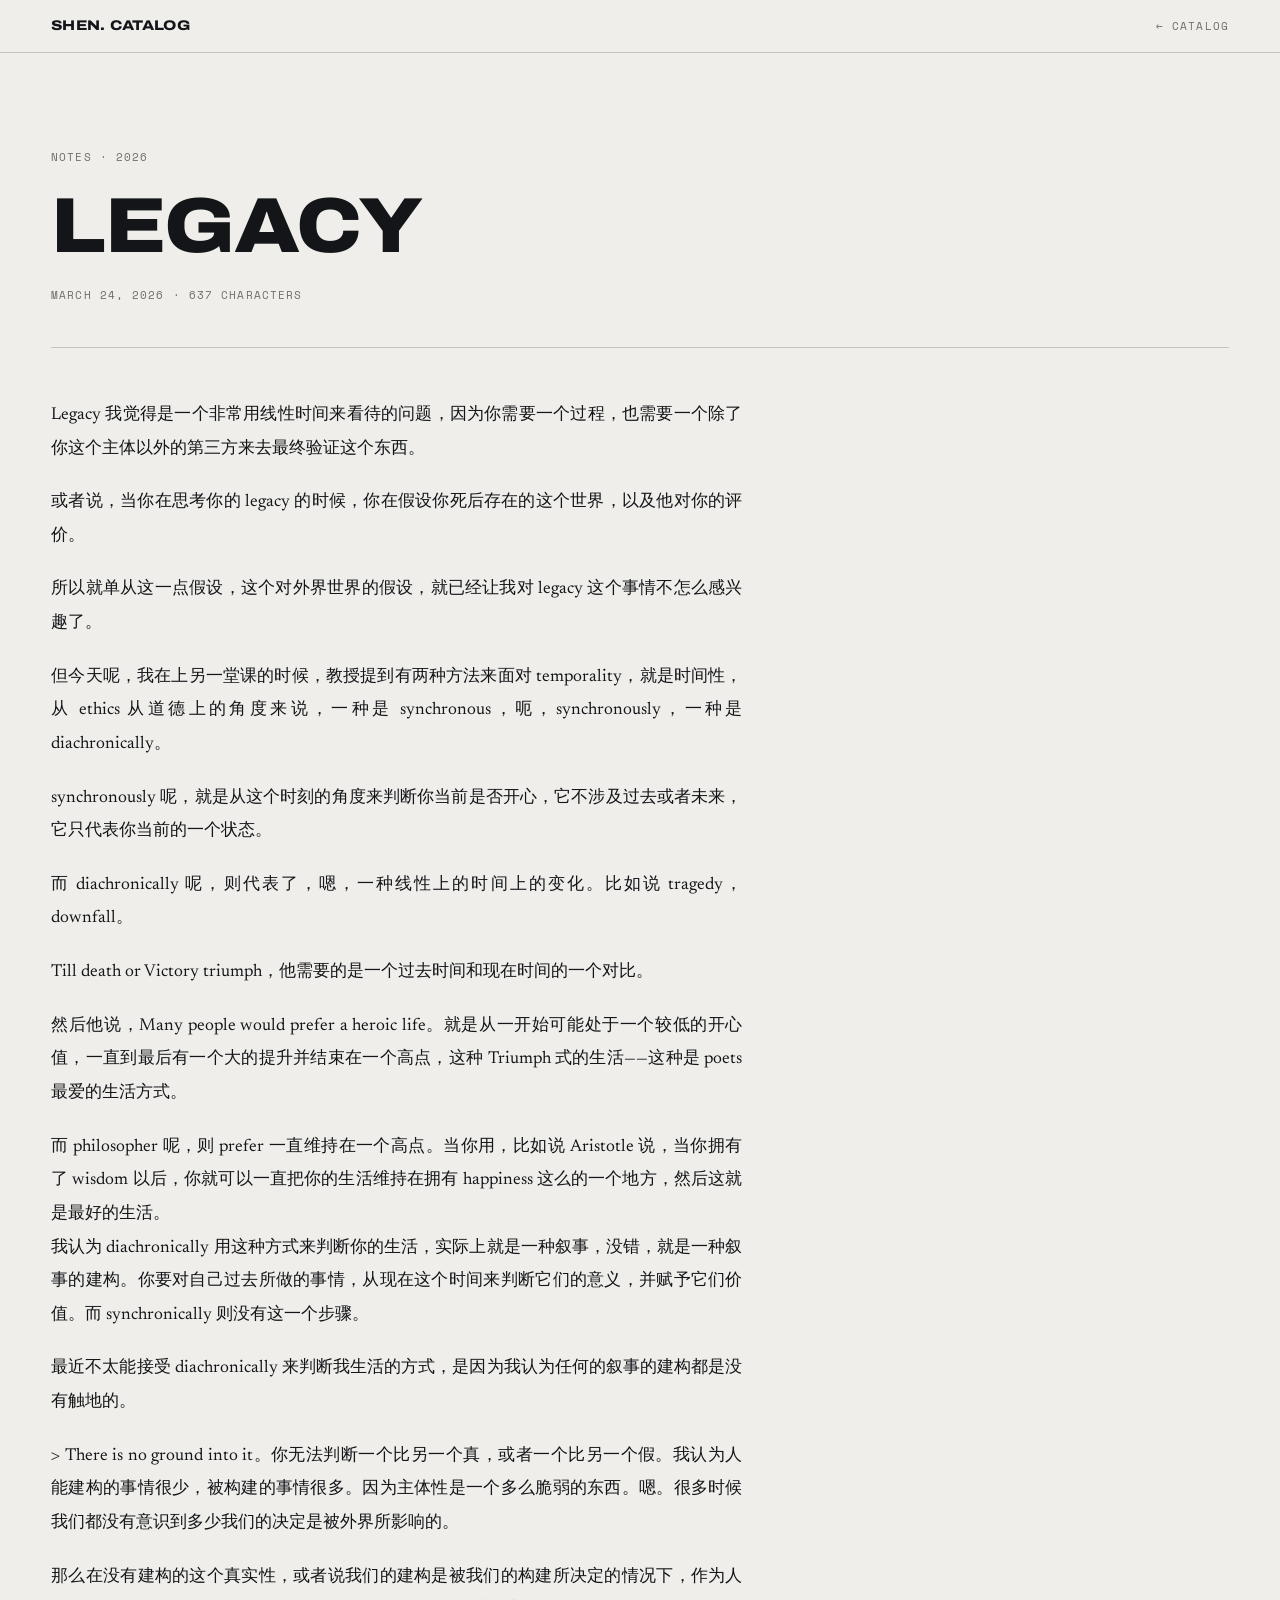
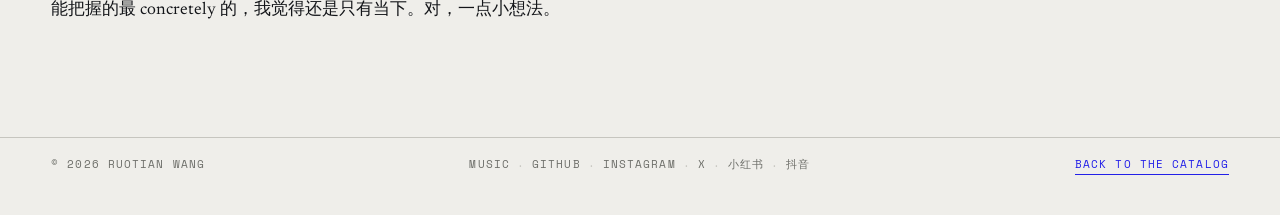
<file: canvas_ver/articles/legacy.html>
<!DOCTYPE html>
<html lang="zh">
<head>
<meta charset="utf-8">
<meta name="viewport" content="width=device-width, initial-scale=1">
<title>Legacy — shen. catalog</title>
<link rel="icon" type="image/png" sizes="32x32" href="../favicon-32.png">
<link rel="icon" type="image/png" sizes="512x512" href="../favicon.png">
<link rel="apple-touch-icon" href="../apple-touch-icon.png">
<link rel="preconnect" href="https://fonts.googleapis.com">
<link rel="preconnect" href="https://fonts.gstatic.com" crossorigin>
<link href="https://fonts.googleapis.com/css2?family=Archivo:wdth,wght@62..125,400..900&family=Newsreader:ital,opsz,wght@0,6..72,300..600;1,6..72,300..500&family=Space+Mono:wght@400;700&display=swap" rel="stylesheet">
<style>
:root{
  --page:#EFEEEA;
  --ash:#DAD9D4;
  --ink:#131519;
  --ink-soft:#6E6F6A;
  --rule:#C6C5BF;
  --blue:#2320E8;

  --display:"Archivo","Helvetica Neue",Arial,sans-serif;
  --body:"Newsreader",Georgia,"Times New Roman",serif;
  --cjk:"Newsreader","Songti SC","Noto Serif SC","Source Han Serif SC",serif;
  --mono:"Space Mono",ui-monospace,SFMono-Regular,Menlo,monospace;

  --gutter:clamp(18px,4vw,56px);
}
*{box-sizing:border-box}
html,body{margin:0;padding:0}
body{
  background:var(--page);
  color:var(--ink);
  font-family:var(--cjk);
  -webkit-font-smoothing:antialiased;
}
a{color:inherit}
.mono{font-family:var(--mono);font-size:11px;letter-spacing:.1em;text-transform:uppercase}

.topbar{
  display:flex;align-items:baseline;justify-content:space-between;gap:16px;
  padding:18px var(--gutter);
  border-bottom:1px solid var(--rule);
}
.topbar__name{
  font-family:var(--display);
  font-variation-settings:"wdth" 118,"wght" 800;
  font-size:14px;letter-spacing:.02em;text-transform:uppercase;
  text-decoration:none;
}
.topbar a.back{text-decoration:none;color:var(--ink-soft)}
.topbar a.back:hover{color:var(--blue)}

.wrap{max-width:none;padding:0 var(--gutter)}
header.piece{
  padding:clamp(44px,8vw,96px) 0 clamp(26px,4vw,44px);
  border-bottom:1px solid var(--rule);
  margin-bottom:clamp(28px,4vw,52px);
}
.eyebrow{color:var(--ink-soft);margin-bottom:clamp(16px,2.4vw,26px)}
h1{
  margin:0;
  font-family:var(--display);
  font-variation-settings:"wdth" 112,"wght" 840;
  font-size:clamp(32px,6.4vw,78px);
  line-height:.92;
  letter-spacing:-.02em;
  text-transform:uppercase;
  max-width:16ch;
}
.byline{margin-top:clamp(16px,2.2vw,24px);color:var(--ink-soft)}

article{
  max-width:40em;
  font-size:clamp(16px,1.35vw,18px);
  line-height:1.95;
  padding-bottom:clamp(48px,7vw,96px);
}
article p{margin:0 0 1.15em}
article p{text-align:justify;text-justify:inter-ideograph}
.sec{
  margin:2.4em 0 1.6em;
  color:var(--ink-soft);
  border-top:1px solid var(--rule);
  padding-top:1.1em;
  font-size:13px;
  letter-spacing:.05em;
}
/* the first marker sits right under the header rule — one line is enough */
article .sec:first-child{border-top:0;padding-top:0;margin:0 0 1.6em}

footer{
  border-top:1px solid var(--rule);
  padding:18px var(--gutter) 40px;
  display:flex;justify-content:space-between;gap:16px;flex-wrap:wrap;
  color:var(--ink-soft);
}
footer a{color:var(--blue);text-decoration:none;border-bottom:1px solid var(--blue);padding-bottom:2px}
/* the ways out, sitting between the copyright and the way back */
footer .social{display:flex;flex-wrap:wrap;align-items:center}
footer .social a{color:var(--ink-soft);border-bottom-color:transparent}
footer .social a:hover{color:var(--blue);border-bottom-color:var(--blue)}
footer .social i{font-style:normal;color:var(--rule);padding:0 7px}
@media(prefers-reduced-motion:reduce){*{animation:none!important;transition:none!important}}
</style>
</head>
<body>

<script>
/* Read inside the catalog's reader, this page hands navigation back to the
   parent instead of moving the frame: the catalog is still alive up there,
   holding the music. This lives INLINE, so the guard is in place the moment the
   parser reaches it — before any link below exists to be clicked. Wiring it
   from the parent could not promise that: it depends on observing this
   document from outside, and the frame's load event waits on the webfonts, so
   the first click could escape and load a second catalog into the frame. */
(function () {
  if (window.parent === window) return;      /* opened directly: an ordinary page */
  document.documentElement.setAttribute("data-reader-aware", "1");
  function send(m) { parent.postMessage(m, location.origin); }
  document.addEventListener("click", function (e) {
    var a = e.target.closest && e.target.closest("a[href]");
    if (!a || a.target === "_blank") return;
    if (e.button !== 0 || e.metaKey || e.ctrlKey || e.shiftKey || e.altKey) return;
    var u = new URL(a.getAttribute("href"), location.href);
    if (u.origin !== location.origin) return;
    e.preventDefault();
    send({ reader: "go", href: u.pathname + u.search + u.hash });
  });
  document.addEventListener("keydown", function (e) {
    if (e.key === "Escape") send({ reader: "escape" });
  });
})();
</script>

<header class="topbar">
  <a class="topbar__name" href="../index.html">shen. catalog</a>
  <a class="back mono" href="../index.html">← Catalog</a>
</header>

<div class="wrap">
  <header class="piece">
    <div class="eyebrow mono">Notes · 2026</div>
    <h1>Legacy</h1>
    <div class="byline mono">March 24, 2026 · 637 characters</div>
  </header>

  <article>
    <p>Legacy 我觉得是一个非常用线性时间来看待的问题，因为你需要一个过程，也需要一个除了你这个主体以外的第三方来去最终验证这个东西。</p>
    <p>或者说，当你在思考你的 legacy 的时候，你在假设你死后存在的这个世界，以及他对你的评价。</p>
    <p>所以就单从这一点假设，这个对外界世界的假设，就已经让我对 legacy 这个事情不怎么感兴趣了。</p>
    <p>但今天呢，我在上另一堂课的时候，教授提到有两种方法来面对 temporality，就是时间性，从 ethics 从道德上的角度来说，一种是 synchronous，呃，synchronously，一种是 diachronically。</p>
    <p>synchronously 呢，就是从这个时刻的角度来判断你当前是否开心，它不涉及过去或者未来，它只代表你当前的一个状态。</p>
    <p>而 diachronically 呢，则代表了，嗯，一种线性上的时间上的变化。比如说 tragedy，downfall。</p>
    <p>Till death or Victory triumph，他需要的是一个过去时间和现在时间的一个对比。</p>
    <p>然后他说，Many people would prefer a heroic life。就是从一开始可能处于一个较低的开心值，一直到最后有一个大的提升并结束在一个高点，这种 Triumph 式的生活——这种是 poets 最爱的生活方式。</p>
    <p>而 philosopher 呢，则 prefer 一直维持在一个高点。当你用，比如说 Aristotle 说，当你拥有了 wisdom 以后，你就可以一直把你的生活维持在拥有 happiness 这么的一个地方，然后这就是最好的生活。 <br>我认为 diachronically 用这种方式来判断你的生活，实际上就是一种叙事，没错，就是一种叙事的建构。你要对自己过去所做的事情，从现在这个时间来判断它们的意义，并赋予它们价值。而 synchronically 则没有这一个步骤。</p>
    <p>最近不太能接受 diachronically 来判断我生活的方式，是因为我认为任何的叙事的建构都是没有触地的。</p>
    <p>&gt; There is no ground into it。你无法判断一个比另一个真，或者一个比另一个假。我认为人能建构的事情很少，被构建的事情很多。因为主体性是一个多么脆弱的东西。嗯。很多时候我们都没有意识到多少我们的决定是被外界所影响的。</p>
    <p>那么在没有建构的这个真实性，或者说我们的建构是被我们的构建所决定的情况下，作为人能把握的最 concretely 的，我觉得还是只有当下。对，一点小想法。</p>
  </article>
</div>

<footer class="mono">
  <span>© 2026 Ruotian Wang</span>
  <nav class="social"><a href="https://linktr.ee/shendot" target="_blank" rel="noopener">Music</a><i>·</i><a href="https://github.com/rt-wang" target="_blank" rel="noopener">GitHub</a><i>·</i><a href="https://www.instagram.com/shendottttt/" target="_blank" rel="noopener">Instagram</a><i>·</i><a href="https://x.com/shendottt" target="_blank" rel="noopener">X</a><i>·</i><a href="https://www.xiaohongshu.com/user/profile/5baf1950244c3800014fa026" target="_blank" rel="noopener">小红书</a><i>·</i><a href="https://www.douyin.com/user/MS4wLjABAAAAz9LK8Ejw_6Wdh_vzMRQ-drs7tcu3s9Xorx5Szx2OsFI" target="_blank" rel="noopener">抖音</a></nav>
  <a href="../index.html">Back to the catalog</a>
</footer>

</body>
</html>
</file>
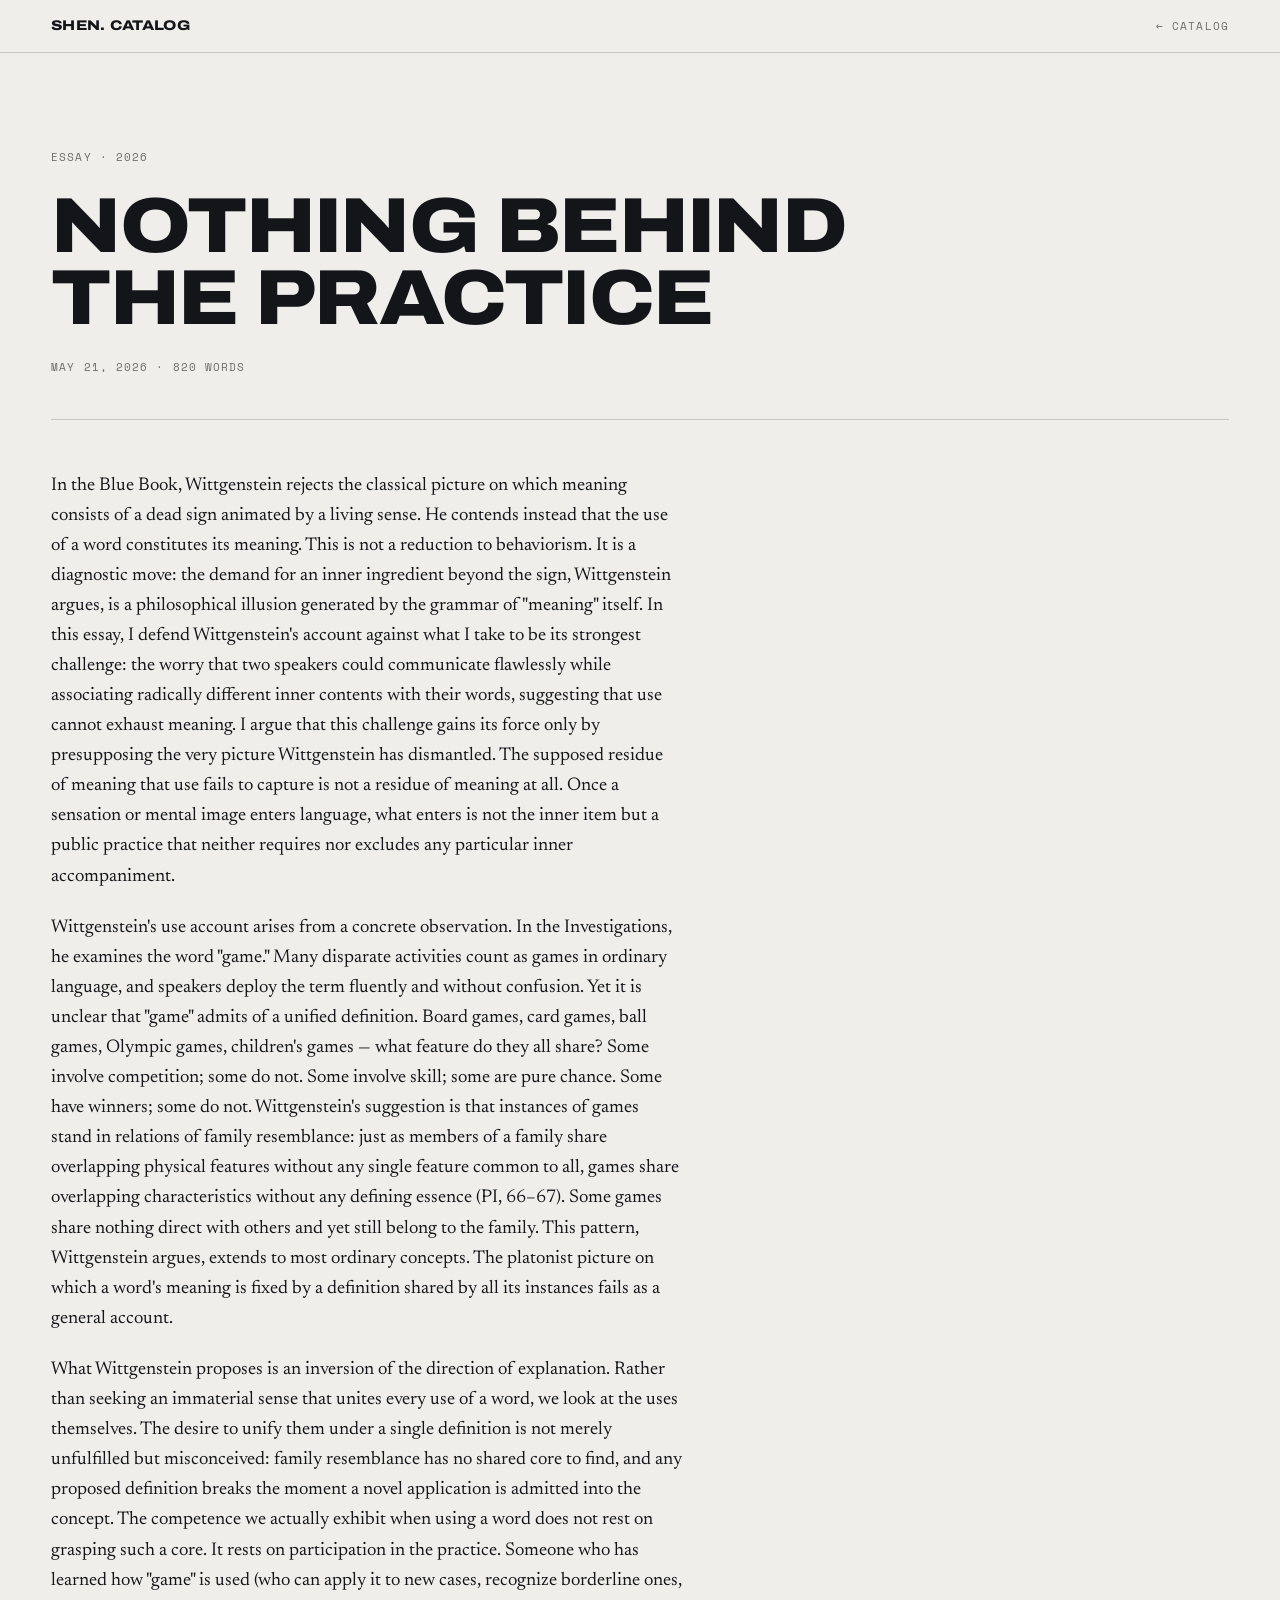
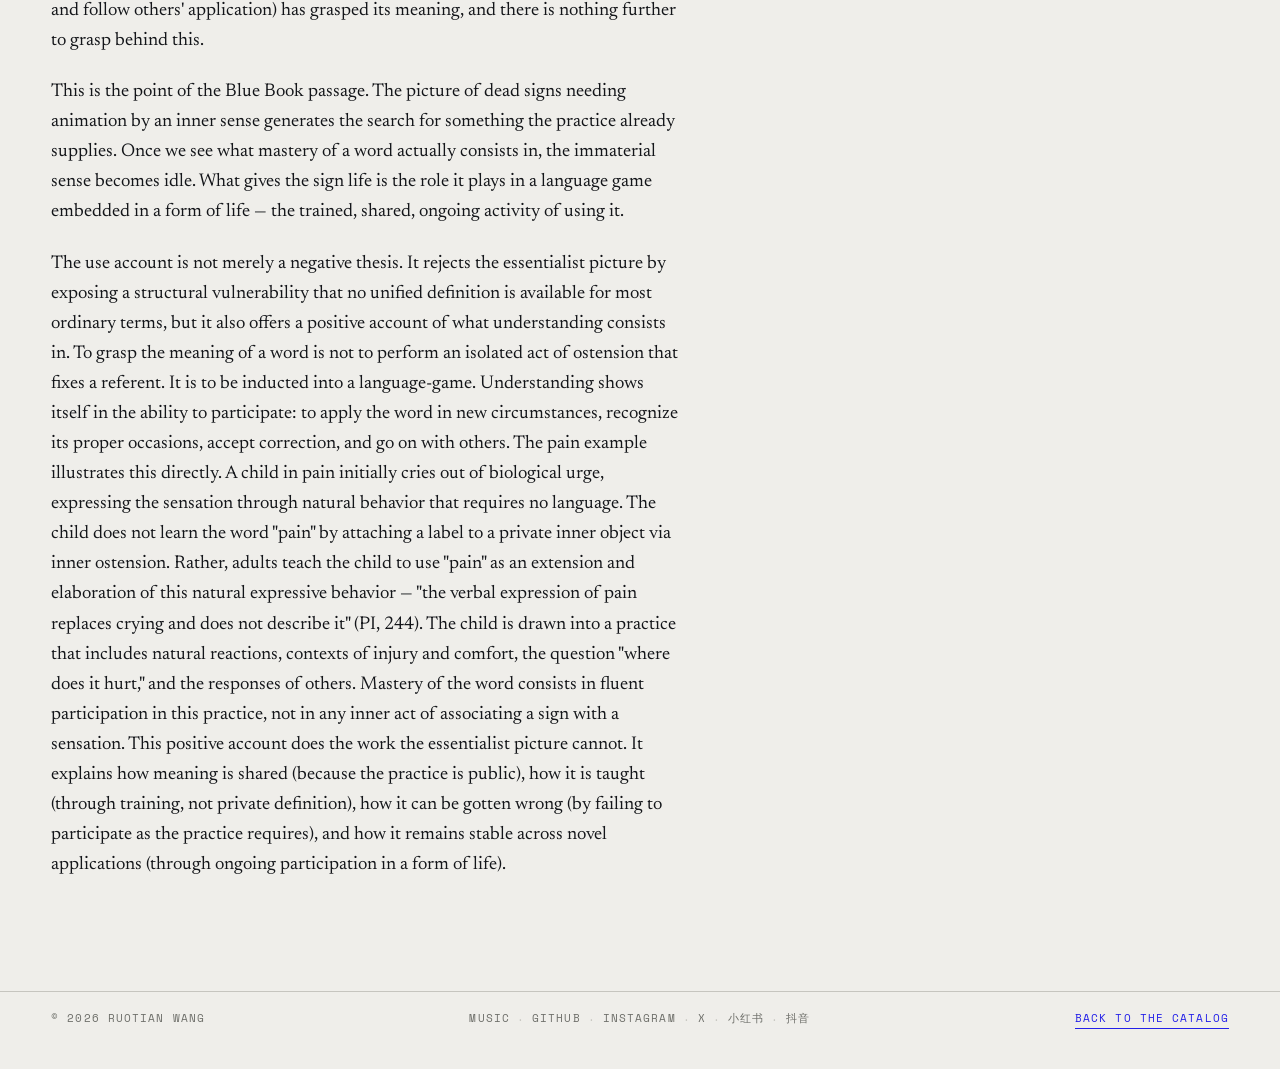
<file: canvas_ver/articles/nothing-behind-the-practice.html>
<!DOCTYPE html>
<html lang="en">
<head>
<meta charset="utf-8">
<meta name="viewport" content="width=device-width, initial-scale=1">
<title>Nothing Behind the Practice — shen. catalog</title>
<link rel="icon" type="image/png" sizes="32x32" href="../favicon-32.png">
<link rel="icon" type="image/png" sizes="512x512" href="../favicon.png">
<link rel="apple-touch-icon" href="../apple-touch-icon.png">
<link rel="preconnect" href="https://fonts.googleapis.com">
<link rel="preconnect" href="https://fonts.gstatic.com" crossorigin>
<link href="https://fonts.googleapis.com/css2?family=Archivo:wdth,wght@62..125,400..900&family=Newsreader:ital,opsz,wght@0,6..72,300..600;1,6..72,300..500&family=Space+Mono:wght@400;700&display=swap" rel="stylesheet">
<style>
:root{
  --page:#EFEEEA;
  --ash:#DAD9D4;
  --ink:#131519;
  --ink-soft:#6E6F6A;
  --rule:#C6C5BF;
  --blue:#2320E8;

  --display:"Archivo","Helvetica Neue",Arial,sans-serif;
  --body:"Newsreader",Georgia,"Times New Roman",serif;
  --cjk:"Newsreader","Songti SC","Noto Serif SC","Source Han Serif SC",serif;
  --mono:"Space Mono",ui-monospace,SFMono-Regular,Menlo,monospace;

  --gutter:clamp(18px,4vw,56px);
}
*{box-sizing:border-box}
html,body{margin:0;padding:0}
body{
  background:var(--page);
  color:var(--ink);
  font-family:var(--body);
  -webkit-font-smoothing:antialiased;
}
a{color:inherit}
.mono{font-family:var(--mono);font-size:11px;letter-spacing:.1em;text-transform:uppercase}

.topbar{
  display:flex;align-items:baseline;justify-content:space-between;gap:16px;
  padding:18px var(--gutter);
  border-bottom:1px solid var(--rule);
}
.topbar__name{
  font-family:var(--display);
  font-variation-settings:"wdth" 118,"wght" 800;
  font-size:14px;letter-spacing:.02em;text-transform:uppercase;
  text-decoration:none;
}
.topbar a.back{text-decoration:none;color:var(--ink-soft)}
.topbar a.back:hover{color:var(--blue)}

.wrap{max-width:none;padding:0 var(--gutter)}
header.piece{
  padding:clamp(44px,8vw,96px) 0 clamp(26px,4vw,44px);
  border-bottom:1px solid var(--rule);
  margin-bottom:clamp(28px,4vw,52px);
}
.eyebrow{color:var(--ink-soft);margin-bottom:clamp(16px,2.4vw,26px)}
h1{
  margin:0;
  font-family:var(--display);
  font-variation-settings:"wdth" 112,"wght" 840;
  font-size:clamp(32px,6.4vw,78px);
  line-height:.92;
  letter-spacing:-.02em;
  text-transform:uppercase;
  max-width:16ch;
}
.byline{margin-top:clamp(16px,2.2vw,24px);color:var(--ink-soft)}

article{
  max-width:34em;
  font-size:clamp(17px,1.45vw,19.5px);
  line-height:1.62;
  padding-bottom:clamp(48px,7vw,96px);
}
article p{margin:0 0 1.15em}
.sec{
  margin:2.4em 0 1.6em;
  color:var(--ink-soft);
  border-top:1px solid var(--rule);
  padding-top:1.1em;
  font-size:13px;
  letter-spacing:.05em;
}
/* the first marker sits right under the header rule — one line is enough */
article .sec:first-child{border-top:0;padding-top:0;margin:0 0 1.6em}

footer{
  border-top:1px solid var(--rule);
  padding:18px var(--gutter) 40px;
  display:flex;justify-content:space-between;gap:16px;flex-wrap:wrap;
  color:var(--ink-soft);
}
footer a{color:var(--blue);text-decoration:none;border-bottom:1px solid var(--blue);padding-bottom:2px}
/* the ways out, sitting between the copyright and the way back */
footer .social{display:flex;flex-wrap:wrap;align-items:center}
footer .social a{color:var(--ink-soft);border-bottom-color:transparent}
footer .social a:hover{color:var(--blue);border-bottom-color:var(--blue)}
footer .social i{font-style:normal;color:var(--rule);padding:0 7px}
@media(prefers-reduced-motion:reduce){*{animation:none!important;transition:none!important}}
</style>
</head>
<body>

<script>
/* Read inside the catalog's reader, this page hands navigation back to the
   parent instead of moving the frame: the catalog is still alive up there,
   holding the music. This lives INLINE, so the guard is in place the moment the
   parser reaches it — before any link below exists to be clicked. Wiring it
   from the parent could not promise that: it depends on observing this
   document from outside, and the frame's load event waits on the webfonts, so
   the first click could escape and load a second catalog into the frame. */
(function () {
  if (window.parent === window) return;      /* opened directly: an ordinary page */
  document.documentElement.setAttribute("data-reader-aware", "1");
  function send(m) { parent.postMessage(m, location.origin); }
  document.addEventListener("click", function (e) {
    var a = e.target.closest && e.target.closest("a[href]");
    if (!a || a.target === "_blank") return;
    if (e.button !== 0 || e.metaKey || e.ctrlKey || e.shiftKey || e.altKey) return;
    var u = new URL(a.getAttribute("href"), location.href);
    if (u.origin !== location.origin) return;
    e.preventDefault();
    send({ reader: "go", href: u.pathname + u.search + u.hash });
  });
  document.addEventListener("keydown", function (e) {
    if (e.key === "Escape") send({ reader: "escape" });
  });
})();
</script>

<header class="topbar">
  <a class="topbar__name" href="../index.html">shen. catalog</a>
  <a class="back mono" href="../index.html">← Catalog</a>
</header>

<div class="wrap">
  <header class="piece">
    <div class="eyebrow mono">Essay · 2026</div>
    <h1>Nothing Behind the Practice</h1>
    <div class="byline mono">May 21, 2026 · 820 words</div>
  </header>

  <article>
    <p>In the Blue Book, Wittgenstein rejects the classical picture on which meaning consists of a dead sign animated by a living sense. He contends instead that the use of a word constitutes its meaning. This is not a reduction to behaviorism. It is a diagnostic move: the demand for an inner ingredient beyond the sign, Wittgenstein argues, is a philosophical illusion generated by the grammar of "meaning" itself. In this essay, I defend Wittgenstein's account against what I take to be its strongest challenge: the worry that two speakers could communicate flawlessly while associating radically different inner contents with their words, suggesting that use cannot exhaust meaning. I argue that this challenge gains its force only by presupposing the very picture Wittgenstein has dismantled. The supposed residue of meaning that use fails to capture is not a residue of meaning at all. Once a sensation or mental image enters language, what enters is not the inner item but a public practice that neither requires nor excludes any particular inner accompaniment.</p>
    <p>Wittgenstein's use account arises from a concrete observation. In the Investigations, he examines the word "game." Many disparate activities count as games in ordinary language, and speakers deploy the term fluently and without confusion. Yet it is unclear that "game" admits of a unified definition. Board games, card games, ball games, Olympic games, children's games — what feature do they all share? Some involve competition; some do not. Some involve skill; some are pure chance. Some have winners; some do not. Wittgenstein's suggestion is that instances of games stand in relations of family resemblance: just as members of a family share overlapping physical features without any single feature common to all, games share overlapping characteristics without any defining essence (PI, 66–67). Some games share nothing direct with others and yet still belong to the family. This pattern, Wittgenstein argues, extends to most ordinary concepts. The platonist picture on which a word's meaning is fixed by a definition shared by all its instances fails as a general account.</p>
    <p>What Wittgenstein proposes is an inversion of the direction of explanation. Rather than seeking an immaterial sense that unites every use of a word, we look at the uses themselves. The desire to unify them under a single definition is not merely unfulfilled but misconceived: family resemblance has no shared core to find, and any proposed definition breaks the moment a novel application is admitted into the concept. The competence we actually exhibit when using a word does not rest on grasping such a core. It rests on participation in the practice. Someone who has learned how "game" is used (who can apply it to new cases, recognize borderline ones, and follow others' application) has grasped its meaning, and there is nothing further to grasp behind this.</p>
    <p>This is the point of the Blue Book passage. The picture of dead signs needing animation by an inner sense generates the search for something the practice already supplies. Once we see what mastery of a word actually consists in, the immaterial sense becomes idle. What gives the sign life is the role it plays in a language game embedded in a form of life — the trained, shared, ongoing activity of using it.</p>
    <p>The use account is not merely a negative thesis. It rejects the essentialist picture by exposing a structural vulnerability that no unified definition is available for most ordinary terms, but it also offers a positive account of what understanding consists in. To grasp the meaning of a word is not to perform an isolated act of ostension that fixes a referent. It is to be inducted into a language-game. Understanding shows itself in the ability to participate: to apply the word in new circumstances, recognize its proper occasions, accept correction, and go on with others. The pain example illustrates this directly. A child in pain initially cries out of biological urge, expressing the sensation through natural behavior that requires no language. The child does not learn the word "pain" by attaching a label to a private inner object via inner ostension. Rather, adults teach the child to use "pain" as an extension and elaboration of this natural expressive behavior — "the verbal expression of pain replaces crying and does not describe it" (PI, 244). The child is drawn into a practice that includes natural reactions, contexts of injury and comfort, the question "where does it hurt," and the responses of others. Mastery of the word consists in fluent participation in this practice, not in any inner act of associating a sign with a sensation. This positive account does the work the essentialist picture cannot. It explains how meaning is shared (because the practice is public), how it is taught (through training, not private definition), how it can be gotten wrong (by failing to participate as the practice requires), and how it remains stable across novel applications (through ongoing participation in a form of life).</p>
  </article>
</div>

<footer class="mono">
  <span>© 2026 Ruotian Wang</span>
  <nav class="social"><a href="https://linktr.ee/shendot" target="_blank" rel="noopener">Music</a><i>·</i><a href="https://github.com/rt-wang" target="_blank" rel="noopener">GitHub</a><i>·</i><a href="https://www.instagram.com/shendottttt/" target="_blank" rel="noopener">Instagram</a><i>·</i><a href="https://x.com/shendottt" target="_blank" rel="noopener">X</a><i>·</i><a href="https://www.xiaohongshu.com/user/profile/5baf1950244c3800014fa026" target="_blank" rel="noopener">小红书</a><i>·</i><a href="https://www.douyin.com/user/MS4wLjABAAAAz9LK8Ejw_6Wdh_vzMRQ-drs7tcu3s9Xorx5Szx2OsFI" target="_blank" rel="noopener">抖音</a></nav>
  <a href="../index.html">Back to the catalog</a>
</footer>

</body>
</html>
</file>
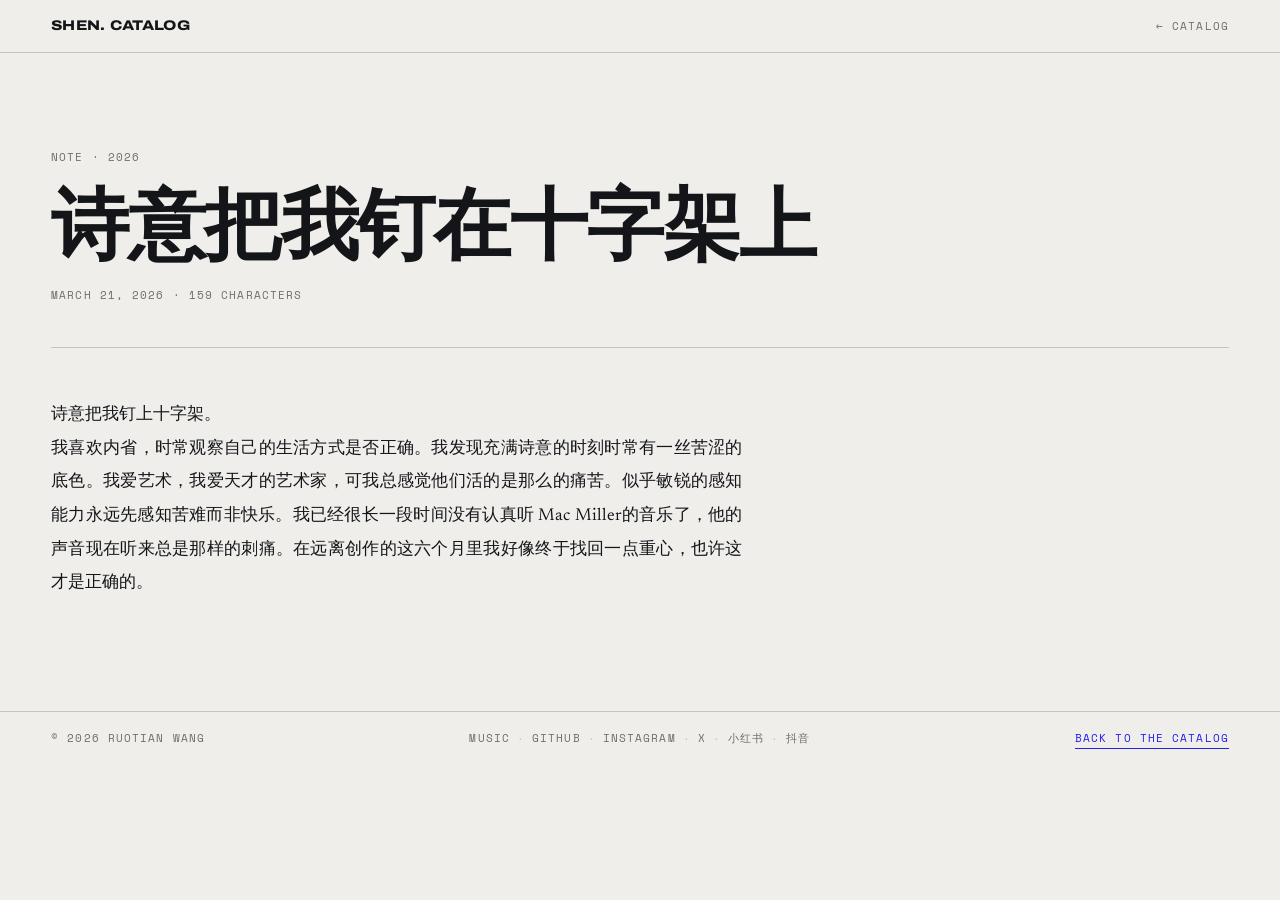
<file: canvas_ver/articles/poetry-crucifix.html>
<!DOCTYPE html>
<html lang="zh">
<head>
<meta charset="utf-8">
<meta name="viewport" content="width=device-width, initial-scale=1">
<title>诗意把我钉在十字架上 — shen. catalog</title>
<link rel="icon" type="image/png" sizes="32x32" href="../favicon-32.png">
<link rel="icon" type="image/png" sizes="512x512" href="../favicon.png">
<link rel="apple-touch-icon" href="../apple-touch-icon.png">
<link rel="preconnect" href="https://fonts.googleapis.com">
<link rel="preconnect" href="https://fonts.gstatic.com" crossorigin>
<link href="https://fonts.googleapis.com/css2?family=Archivo:wdth,wght@62..125,400..900&family=Newsreader:ital,opsz,wght@0,6..72,300..600;1,6..72,300..500&family=Space+Mono:wght@400;700&display=swap" rel="stylesheet">
<style>
:root{
  --page:#EFEEEA;
  --ash:#DAD9D4;
  --ink:#131519;
  --ink-soft:#6E6F6A;
  --rule:#C6C5BF;
  --blue:#2320E8;

  --display:"Archivo","Helvetica Neue",Arial,sans-serif;
  --body:"Newsreader",Georgia,"Times New Roman",serif;
  --cjk:"Newsreader","Songti SC","Noto Serif SC","Source Han Serif SC",serif;
  --mono:"Space Mono",ui-monospace,SFMono-Regular,Menlo,monospace;

  --gutter:clamp(18px,4vw,56px);
}
*{box-sizing:border-box}
html,body{margin:0;padding:0}
body{
  background:var(--page);
  color:var(--ink);
  font-family:var(--cjk);
  -webkit-font-smoothing:antialiased;
}
a{color:inherit}
.mono{font-family:var(--mono);font-size:11px;letter-spacing:.1em;text-transform:uppercase}

.topbar{
  display:flex;align-items:baseline;justify-content:space-between;gap:16px;
  padding:18px var(--gutter);
  border-bottom:1px solid var(--rule);
}
.topbar__name{
  font-family:var(--display);
  font-variation-settings:"wdth" 118,"wght" 800;
  font-size:14px;letter-spacing:.02em;text-transform:uppercase;
  text-decoration:none;
}
.topbar a.back{text-decoration:none;color:var(--ink-soft)}
.topbar a.back:hover{color:var(--blue)}

.wrap{max-width:none;padding:0 var(--gutter)}
header.piece{
  padding:clamp(44px,8vw,96px) 0 clamp(26px,4vw,44px);
  border-bottom:1px solid var(--rule);
  margin-bottom:clamp(28px,4vw,52px);
}
.eyebrow{color:var(--ink-soft);margin-bottom:clamp(16px,2.4vw,26px)}
h1{
  margin:0;
  font-family:var(--display);
  font-variation-settings:"wdth" 112,"wght" 840;
  font-size:clamp(32px,6.4vw,78px);
  line-height:.92;
  letter-spacing:-.02em;
  text-transform:uppercase;
  max-width:16ch;
}
.byline{margin-top:clamp(16px,2.2vw,24px);color:var(--ink-soft)}

article{
  max-width:40em;
  font-size:clamp(16px,1.35vw,18px);
  line-height:1.95;
  padding-bottom:clamp(48px,7vw,96px);
}
article p{margin:0 0 1.15em}
article p{text-align:justify;text-justify:inter-ideograph}
.sec{
  margin:2.4em 0 1.6em;
  color:var(--ink-soft);
  border-top:1px solid var(--rule);
  padding-top:1.1em;
  font-size:13px;
  letter-spacing:.05em;
}
/* the first marker sits right under the header rule — one line is enough */
article .sec:first-child{border-top:0;padding-top:0;margin:0 0 1.6em}

footer{
  border-top:1px solid var(--rule);
  padding:18px var(--gutter) 40px;
  display:flex;justify-content:space-between;gap:16px;flex-wrap:wrap;
  color:var(--ink-soft);
}
footer a{color:var(--blue);text-decoration:none;border-bottom:1px solid var(--blue);padding-bottom:2px}
/* the ways out, sitting between the copyright and the way back */
footer .social{display:flex;flex-wrap:wrap;align-items:center}
footer .social a{color:var(--ink-soft);border-bottom-color:transparent}
footer .social a:hover{color:var(--blue);border-bottom-color:var(--blue)}
footer .social i{font-style:normal;color:var(--rule);padding:0 7px}
@media(prefers-reduced-motion:reduce){*{animation:none!important;transition:none!important}}
</style>
</head>
<body>

<script>
/* Read inside the catalog's reader, this page hands navigation back to the
   parent instead of moving the frame: the catalog is still alive up there,
   holding the music. This lives INLINE, so the guard is in place the moment the
   parser reaches it — before any link below exists to be clicked. Wiring it
   from the parent could not promise that: it depends on observing this
   document from outside, and the frame's load event waits on the webfonts, so
   the first click could escape and load a second catalog into the frame. */
(function () {
  if (window.parent === window) return;      /* opened directly: an ordinary page */
  document.documentElement.setAttribute("data-reader-aware", "1");
  function send(m) { parent.postMessage(m, location.origin); }
  document.addEventListener("click", function (e) {
    var a = e.target.closest && e.target.closest("a[href]");
    if (!a || a.target === "_blank") return;
    if (e.button !== 0 || e.metaKey || e.ctrlKey || e.shiftKey || e.altKey) return;
    var u = new URL(a.getAttribute("href"), location.href);
    if (u.origin !== location.origin) return;
    e.preventDefault();
    send({ reader: "go", href: u.pathname + u.search + u.hash });
  });
  document.addEventListener("keydown", function (e) {
    if (e.key === "Escape") send({ reader: "escape" });
  });
})();
</script>

<header class="topbar">
  <a class="topbar__name" href="../index.html">shen. catalog</a>
  <a class="back mono" href="../index.html">← Catalog</a>
</header>

<div class="wrap">
  <header class="piece">
    <div class="eyebrow mono">Note · 2026</div>
    <h1>诗意把我钉在十字架上</h1>
    <div class="byline mono">March 21, 2026 · 159 characters</div>
  </header>

  <article>
    <p>诗意把我钉上十字架。<br>我喜欢内省，时常观察自己的生活方式是否正确。我发现充满诗意的时刻时常有一丝苦涩的底色。我爱艺术，我爱天才的艺术家，可我总感觉他们活的是那么的痛苦。似乎敏锐的感知能力永远先感知苦难而非快乐。我已经很长一段时间没有认真听 Mac Miller的音乐了，他的声音现在听来总是那样的刺痛。在远离创作的这六个月里我好像终于找回一点重心，也许这才是正确的。</p>
  </article>
</div>

<footer class="mono">
  <span>© 2026 Ruotian Wang</span>
  <nav class="social"><a href="https://linktr.ee/shendot" target="_blank" rel="noopener">Music</a><i>·</i><a href="https://github.com/rt-wang" target="_blank" rel="noopener">GitHub</a><i>·</i><a href="https://www.instagram.com/shendottttt/" target="_blank" rel="noopener">Instagram</a><i>·</i><a href="https://x.com/shendottt" target="_blank" rel="noopener">X</a><i>·</i><a href="https://www.xiaohongshu.com/user/profile/5baf1950244c3800014fa026" target="_blank" rel="noopener">小红书</a><i>·</i><a href="https://www.douyin.com/user/MS4wLjABAAAAz9LK8Ejw_6Wdh_vzMRQ-drs7tcu3s9Xorx5Szx2OsFI" target="_blank" rel="noopener">抖音</a></nav>
  <a href="../index.html">Back to the catalog</a>
</footer>

</body>
</html>
</file>
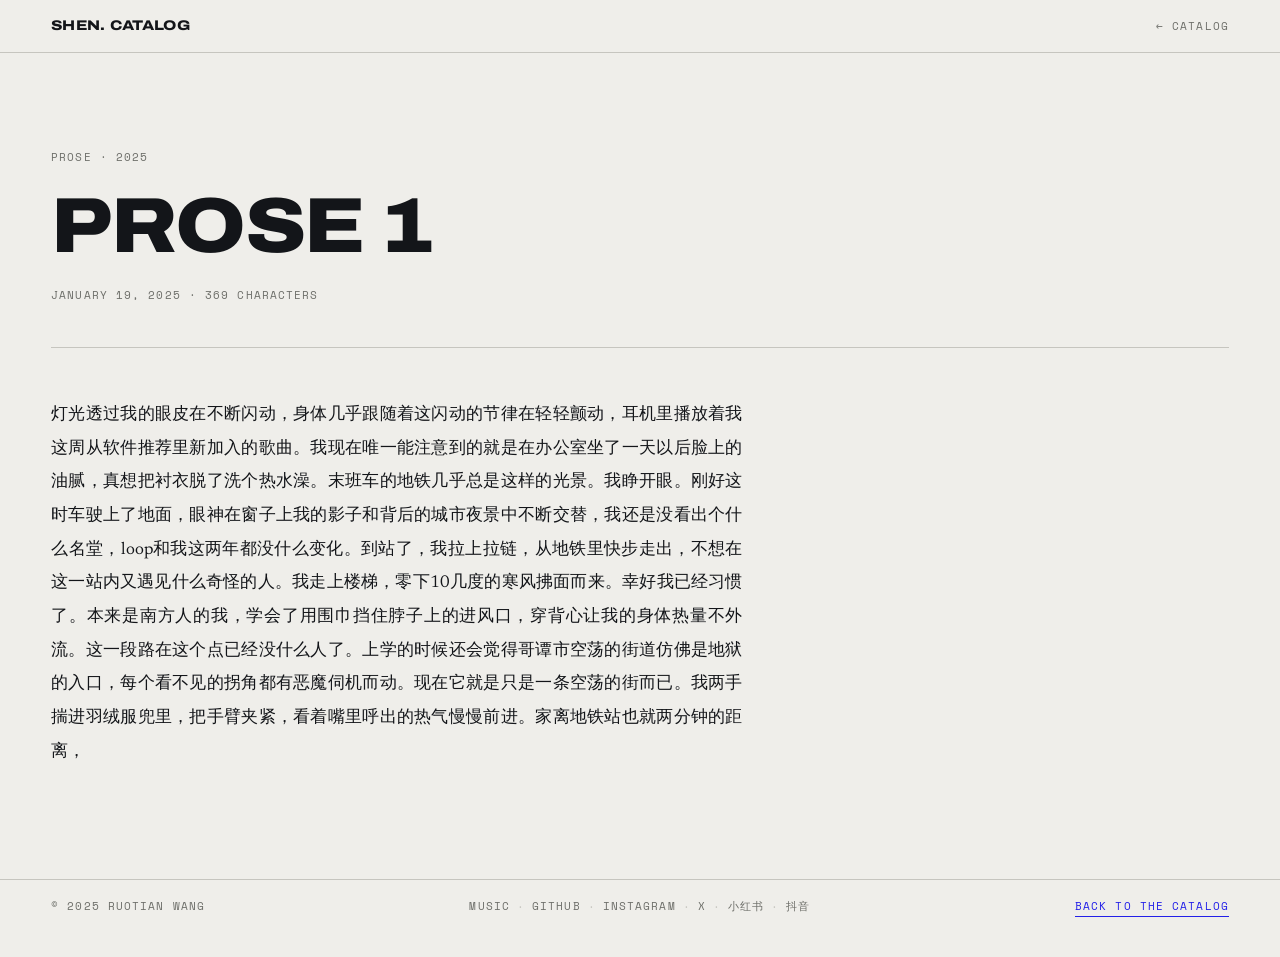
<file: canvas_ver/articles/prose-1.html>
<!DOCTYPE html>
<html lang="zh">
<head>
<meta charset="utf-8">
<meta name="viewport" content="width=device-width, initial-scale=1">
<title>Prose 1 — shen. catalog</title>
<link rel="icon" type="image/png" sizes="32x32" href="../favicon-32.png">
<link rel="icon" type="image/png" sizes="512x512" href="../favicon.png">
<link rel="apple-touch-icon" href="../apple-touch-icon.png">
<link rel="preconnect" href="https://fonts.googleapis.com">
<link rel="preconnect" href="https://fonts.gstatic.com" crossorigin>
<link href="https://fonts.googleapis.com/css2?family=Archivo:wdth,wght@62..125,400..900&family=Newsreader:ital,opsz,wght@0,6..72,300..600;1,6..72,300..500&family=Space+Mono:wght@400;700&display=swap" rel="stylesheet">
<style>
:root{
  --page:#EFEEEA;
  --ash:#DAD9D4;
  --ink:#131519;
  --ink-soft:#6E6F6A;
  --rule:#C6C5BF;
  --blue:#2320E8;

  --display:"Archivo","Helvetica Neue",Arial,sans-serif;
  --body:"Newsreader",Georgia,"Times New Roman",serif;
  --cjk:"Newsreader","Songti SC","Noto Serif SC","Source Han Serif SC",serif;
  --mono:"Space Mono",ui-monospace,SFMono-Regular,Menlo,monospace;

  --gutter:clamp(18px,4vw,56px);
}
*{box-sizing:border-box}
html,body{margin:0;padding:0}
body{
  background:var(--page);
  color:var(--ink);
  font-family:var(--cjk);
  -webkit-font-smoothing:antialiased;
}
a{color:inherit}
.mono{font-family:var(--mono);font-size:11px;letter-spacing:.1em;text-transform:uppercase}

.topbar{
  display:flex;align-items:baseline;justify-content:space-between;gap:16px;
  padding:18px var(--gutter);
  border-bottom:1px solid var(--rule);
}
.topbar__name{
  font-family:var(--display);
  font-variation-settings:"wdth" 118,"wght" 800;
  font-size:14px;letter-spacing:.02em;text-transform:uppercase;
  text-decoration:none;
}
.topbar a.back{text-decoration:none;color:var(--ink-soft)}
.topbar a.back:hover{color:var(--blue)}

.wrap{max-width:none;padding:0 var(--gutter)}
header.piece{
  padding:clamp(44px,8vw,96px) 0 clamp(26px,4vw,44px);
  border-bottom:1px solid var(--rule);
  margin-bottom:clamp(28px,4vw,52px);
}
.eyebrow{color:var(--ink-soft);margin-bottom:clamp(16px,2.4vw,26px)}
h1{
  margin:0;
  font-family:var(--display);
  font-variation-settings:"wdth" 112,"wght" 840;
  font-size:clamp(32px,6.4vw,78px);
  line-height:.92;
  letter-spacing:-.02em;
  text-transform:uppercase;
  max-width:16ch;
}
.byline{margin-top:clamp(16px,2.2vw,24px);color:var(--ink-soft)}

article{
  max-width:40em;
  font-size:clamp(16px,1.35vw,18px);
  line-height:1.95;
  padding-bottom:clamp(48px,7vw,96px);
}
article p{margin:0 0 1.15em}
article p{text-align:justify;text-justify:inter-ideograph}
.sec{
  margin:2.4em 0 1.6em;
  color:var(--ink-soft);
  border-top:1px solid var(--rule);
  padding-top:1.1em;
  font-size:13px;
  letter-spacing:.05em;
}
/* the first marker sits right under the header rule — one line is enough */
article .sec:first-child{border-top:0;padding-top:0;margin:0 0 1.6em}

footer{
  border-top:1px solid var(--rule);
  padding:18px var(--gutter) 40px;
  display:flex;justify-content:space-between;gap:16px;flex-wrap:wrap;
  color:var(--ink-soft);
}
footer a{color:var(--blue);text-decoration:none;border-bottom:1px solid var(--blue);padding-bottom:2px}
/* the ways out, sitting between the copyright and the way back */
footer .social{display:flex;flex-wrap:wrap;align-items:center}
footer .social a{color:var(--ink-soft);border-bottom-color:transparent}
footer .social a:hover{color:var(--blue);border-bottom-color:var(--blue)}
footer .social i{font-style:normal;color:var(--rule);padding:0 7px}
@media(prefers-reduced-motion:reduce){*{animation:none!important;transition:none!important}}
</style>
</head>
<body>

<script>
/* Read inside the catalog's reader, this page hands navigation back to the
   parent instead of moving the frame: the catalog is still alive up there,
   holding the music. This lives INLINE, so the guard is in place the moment the
   parser reaches it — before any link below exists to be clicked. Wiring it
   from the parent could not promise that: it depends on observing this
   document from outside, and the frame's load event waits on the webfonts, so
   the first click could escape and load a second catalog into the frame. */
(function () {
  if (window.parent === window) return;      /* opened directly: an ordinary page */
  document.documentElement.setAttribute("data-reader-aware", "1");
  function send(m) { parent.postMessage(m, location.origin); }
  document.addEventListener("click", function (e) {
    var a = e.target.closest && e.target.closest("a[href]");
    if (!a || a.target === "_blank") return;
    if (e.button !== 0 || e.metaKey || e.ctrlKey || e.shiftKey || e.altKey) return;
    var u = new URL(a.getAttribute("href"), location.href);
    if (u.origin !== location.origin) return;
    e.preventDefault();
    send({ reader: "go", href: u.pathname + u.search + u.hash });
  });
  document.addEventListener("keydown", function (e) {
    if (e.key === "Escape") send({ reader: "escape" });
  });
})();
</script>

<header class="topbar">
  <a class="topbar__name" href="../index.html">shen. catalog</a>
  <a class="back mono" href="../index.html">← Catalog</a>
</header>

<div class="wrap">
  <header class="piece">
    <div class="eyebrow mono">Prose · 2025</div>
    <h1>Prose 1</h1>
    <div class="byline mono">January 19, 2025 · 369 characters</div>
  </header>

  <article>
    <p>灯光透过我的眼皮在不断闪动，身体几乎跟随着这闪动的节律在轻轻颤动，耳机里播放着我这周从软件推荐里新加入的歌曲。我现在唯一能注意到的就是在办公室坐了一天以后脸上的油腻，真想把衬衣脱了洗个热水澡。末班车的地铁几乎总是这样的光景。我睁开眼。刚好这时车驶上了地面，眼神在窗子上我的影子和背后的城市夜景中不断交替，我还是没看出个什么名堂，loop和我这两年都没什么变化。到站了，我拉上拉链，从地铁里快步走出，不想在这一站内又遇见什么奇怪的人。我走上楼梯，零下10几度的寒风拂面而来。幸好我已经习惯了。本来是南方人的我，学会了用围巾挡住脖子上的进风口，穿背心让我的身体热量不外流。这一段路在这个点已经没什么人了。上学的时候还会觉得哥谭市空荡的街道仿佛是地狱的入口，每个看不见的拐角都有恶魔伺机而动。现在它就是只是一条空荡的街而已。我两手揣进羽绒服兜里，把手臂夹紧，看着嘴里呼出的热气慢慢前进。家离地铁站也就两分钟的距离，</p>
  </article>
</div>

<footer class="mono">
  <span>© 2025 Ruotian Wang</span>
  <nav class="social"><a href="https://linktr.ee/shendot" target="_blank" rel="noopener">Music</a><i>·</i><a href="https://github.com/rt-wang" target="_blank" rel="noopener">GitHub</a><i>·</i><a href="https://www.instagram.com/shendottttt/" target="_blank" rel="noopener">Instagram</a><i>·</i><a href="https://x.com/shendottt" target="_blank" rel="noopener">X</a><i>·</i><a href="https://www.xiaohongshu.com/user/profile/5baf1950244c3800014fa026" target="_blank" rel="noopener">小红书</a><i>·</i><a href="https://www.douyin.com/user/MS4wLjABAAAAz9LK8Ejw_6Wdh_vzMRQ-drs7tcu3s9Xorx5Szx2OsFI" target="_blank" rel="noopener">抖音</a></nav>
  <a href="../index.html">Back to the catalog</a>
</footer>

</body>
</html>
</file>
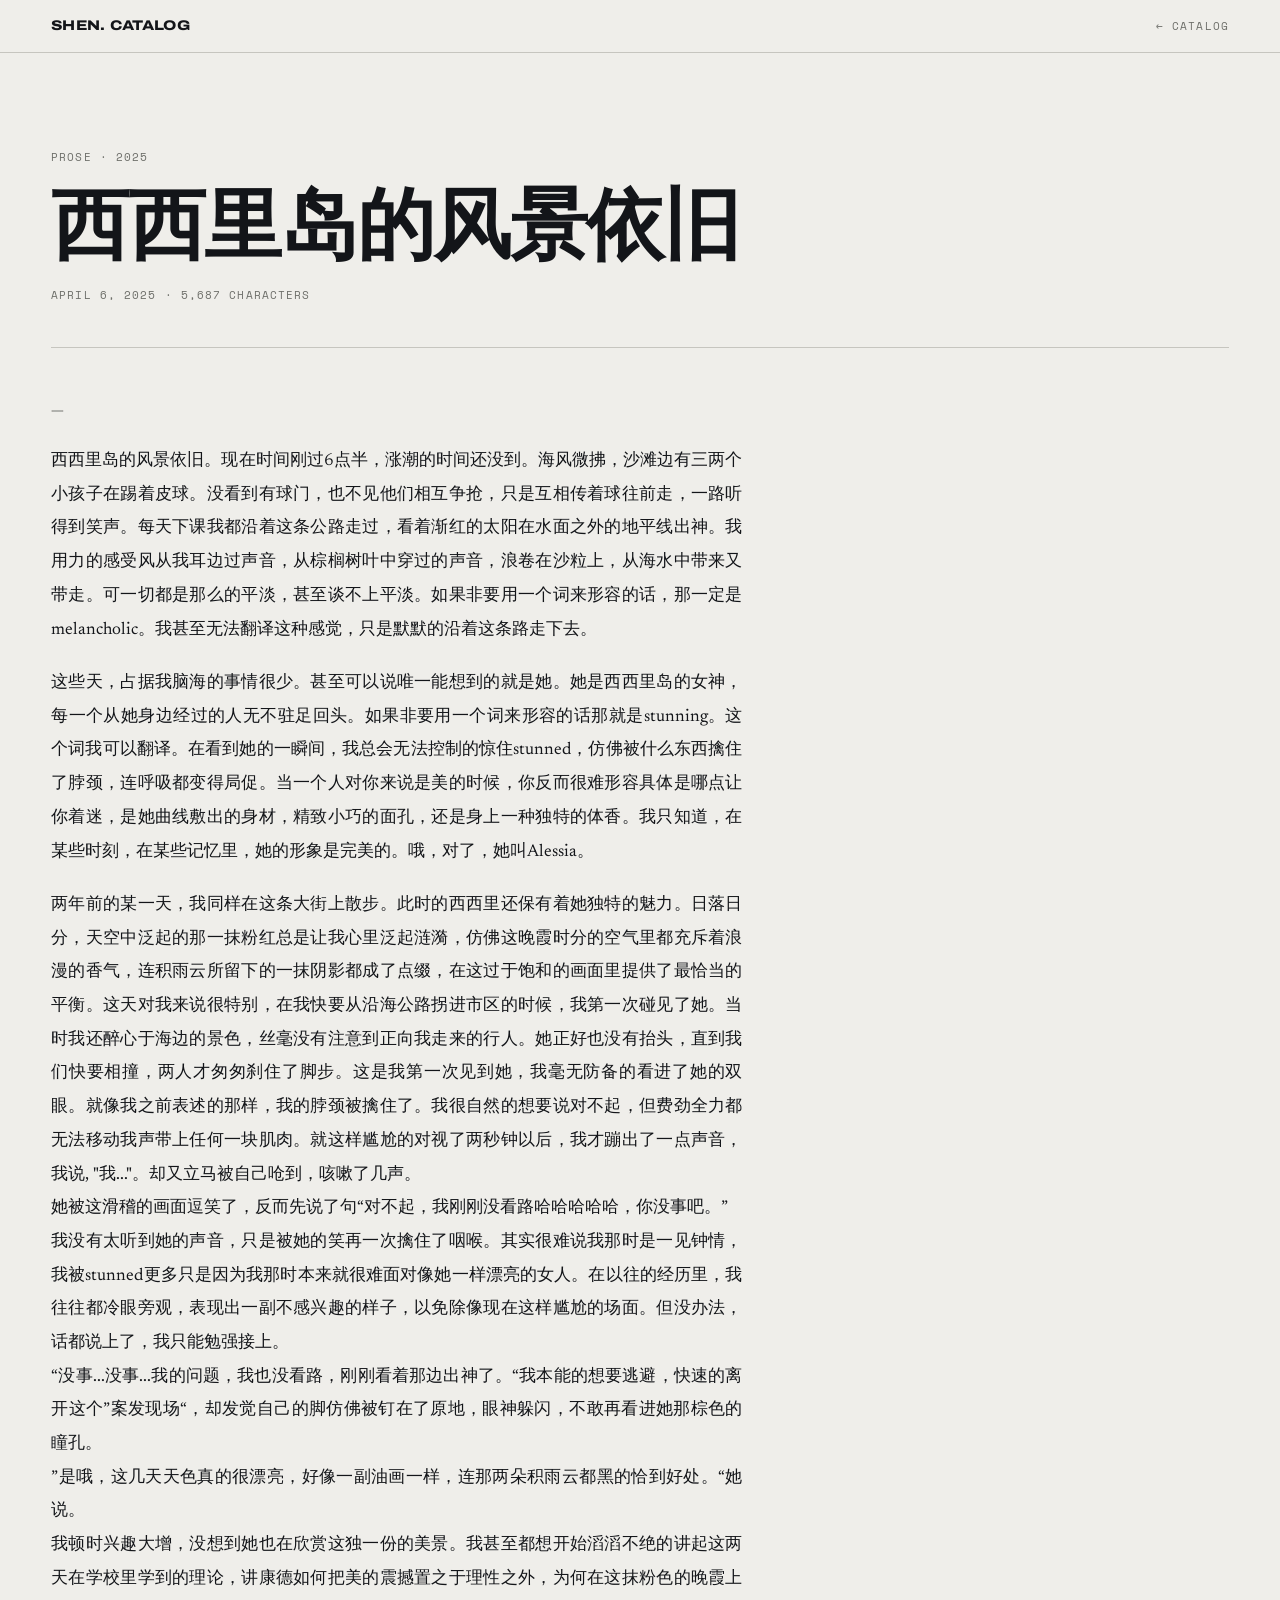
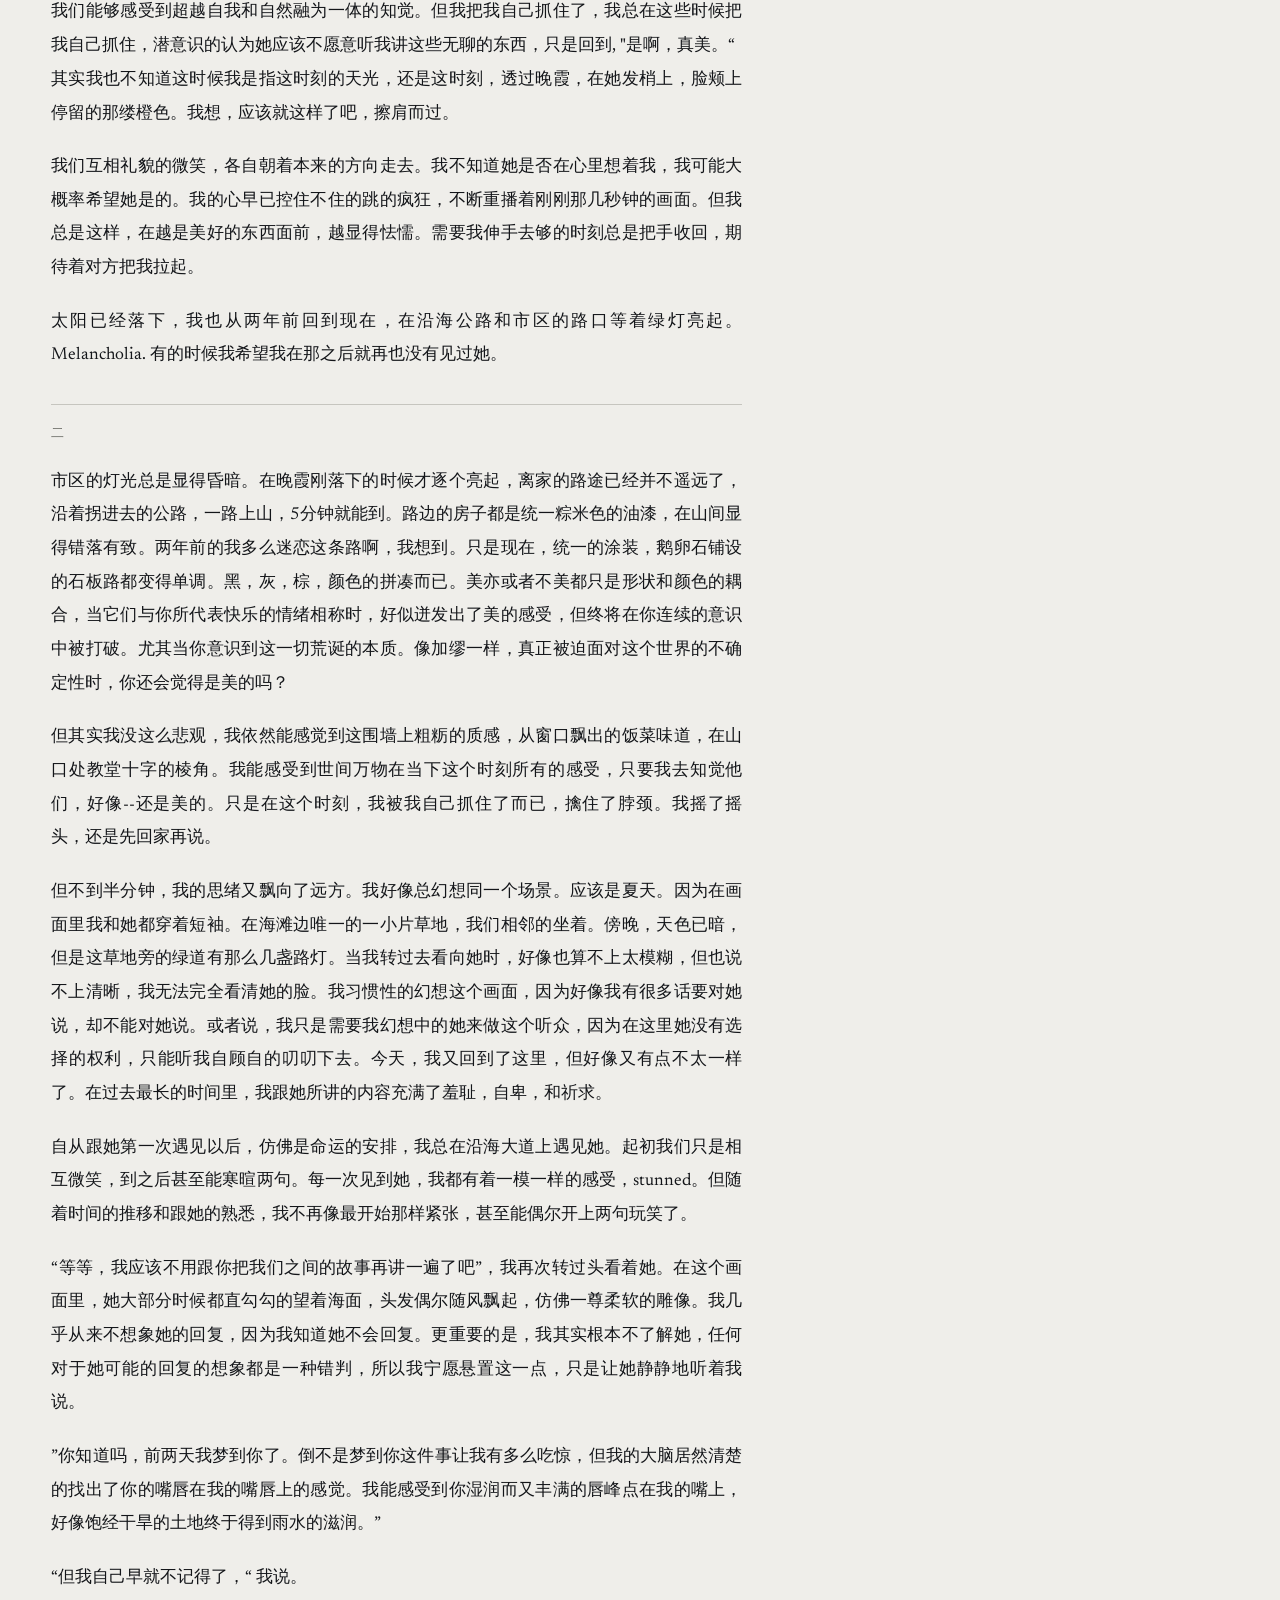
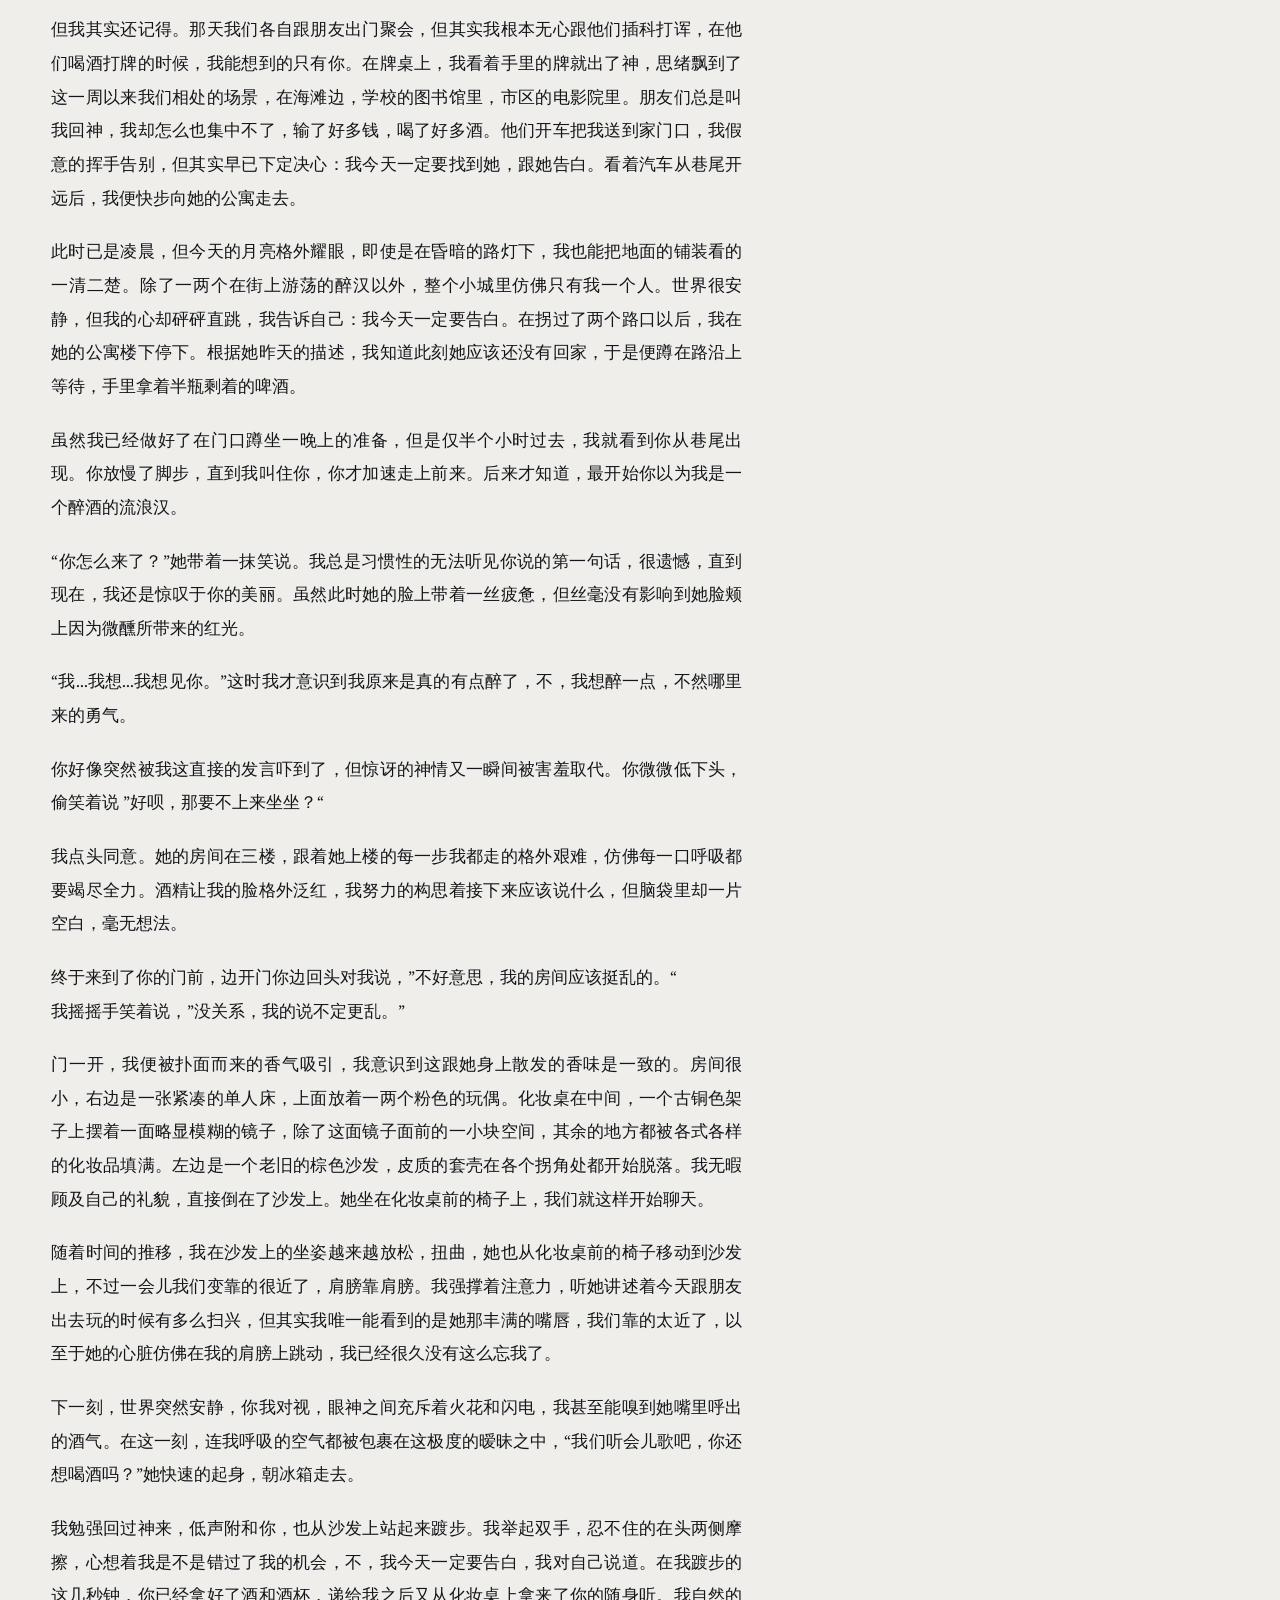
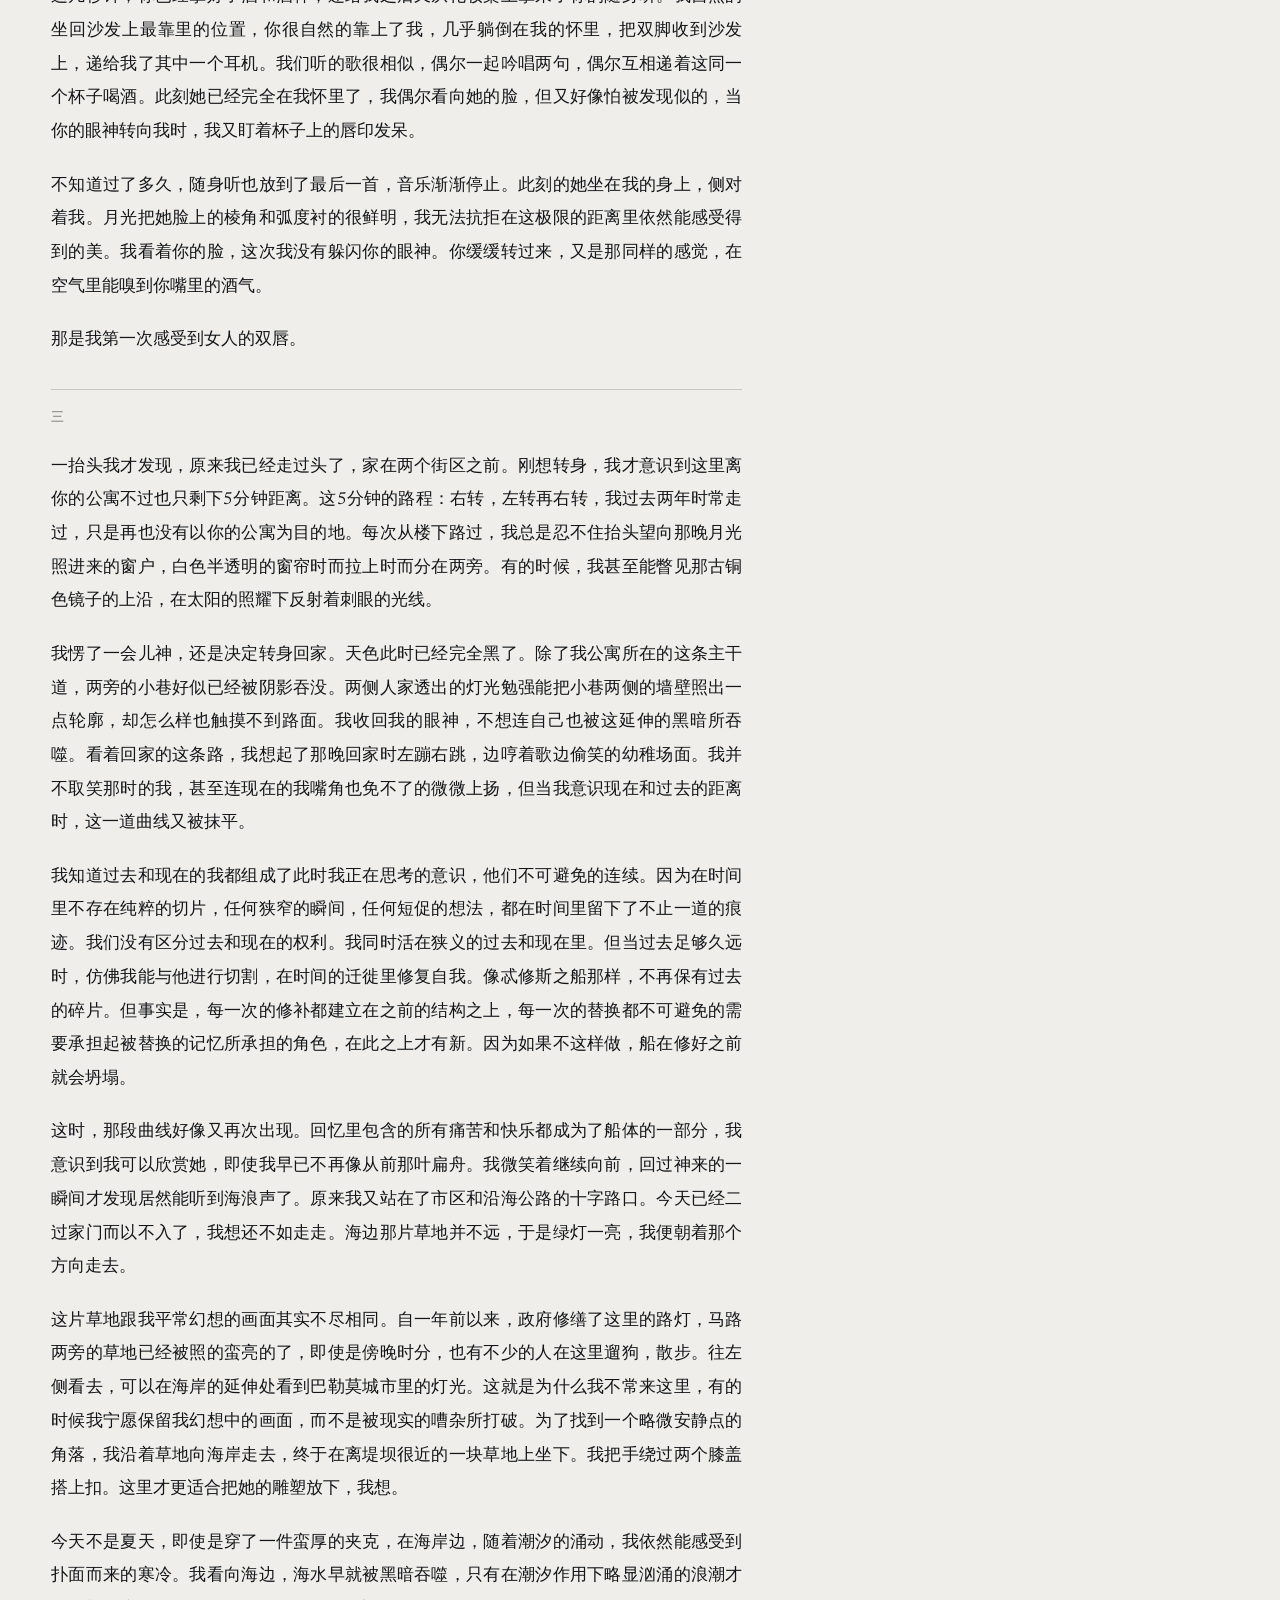
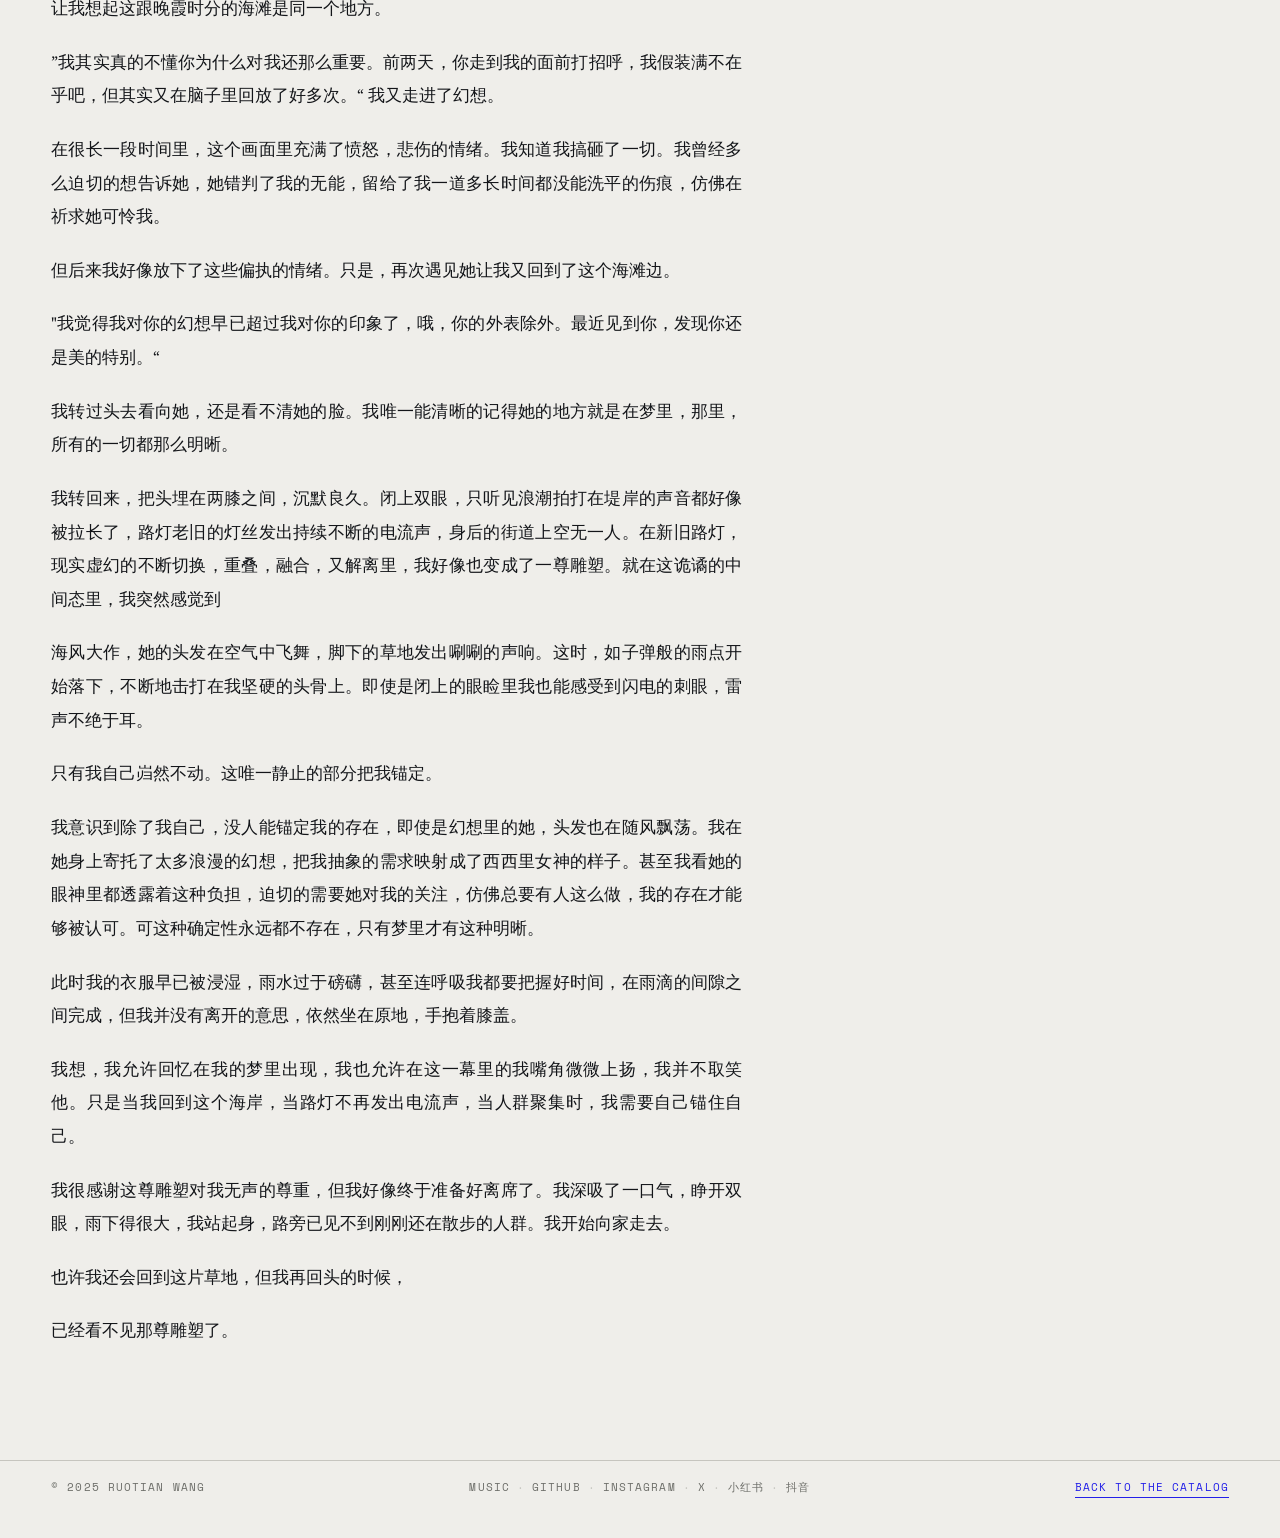
<file: canvas_ver/articles/sicily.html>
<!DOCTYPE html>
<html lang="zh">
<head>
<meta charset="utf-8">
<meta name="viewport" content="width=device-width, initial-scale=1">
<title>西西里岛的风景依旧 — shen. catalog</title>
<link rel="icon" type="image/png" sizes="32x32" href="../favicon-32.png">
<link rel="icon" type="image/png" sizes="512x512" href="../favicon.png">
<link rel="apple-touch-icon" href="../apple-touch-icon.png">
<link rel="preconnect" href="https://fonts.googleapis.com">
<link rel="preconnect" href="https://fonts.gstatic.com" crossorigin>
<link href="https://fonts.googleapis.com/css2?family=Archivo:wdth,wght@62..125,400..900&family=Newsreader:ital,opsz,wght@0,6..72,300..600;1,6..72,300..500&family=Space+Mono:wght@400;700&display=swap" rel="stylesheet">
<style>
:root{
  --page:#EFEEEA;
  --ash:#DAD9D4;
  --ink:#131519;
  --ink-soft:#6E6F6A;
  --rule:#C6C5BF;
  --blue:#2320E8;

  --display:"Archivo","Helvetica Neue",Arial,sans-serif;
  --body:"Newsreader",Georgia,"Times New Roman",serif;
  --cjk:"Newsreader","Songti SC","Noto Serif SC","Source Han Serif SC",serif;
  --mono:"Space Mono",ui-monospace,SFMono-Regular,Menlo,monospace;

  --gutter:clamp(18px,4vw,56px);
}
*{box-sizing:border-box}
html,body{margin:0;padding:0}
body{
  background:var(--page);
  color:var(--ink);
  font-family:var(--cjk);
  -webkit-font-smoothing:antialiased;
}
a{color:inherit}
.mono{font-family:var(--mono);font-size:11px;letter-spacing:.1em;text-transform:uppercase}

.topbar{
  display:flex;align-items:baseline;justify-content:space-between;gap:16px;
  padding:18px var(--gutter);
  border-bottom:1px solid var(--rule);
}
.topbar__name{
  font-family:var(--display);
  font-variation-settings:"wdth" 118,"wght" 800;
  font-size:14px;letter-spacing:.02em;text-transform:uppercase;
  text-decoration:none;
}
.topbar a.back{text-decoration:none;color:var(--ink-soft)}
.topbar a.back:hover{color:var(--blue)}

.wrap{max-width:none;padding:0 var(--gutter)}
header.piece{
  padding:clamp(44px,8vw,96px) 0 clamp(26px,4vw,44px);
  border-bottom:1px solid var(--rule);
  margin-bottom:clamp(28px,4vw,52px);
}
.eyebrow{color:var(--ink-soft);margin-bottom:clamp(16px,2.4vw,26px)}
h1{
  margin:0;
  font-family:var(--display);
  font-variation-settings:"wdth" 112,"wght" 840;
  font-size:clamp(32px,6.4vw,78px);
  line-height:.92;
  letter-spacing:-.02em;
  text-transform:uppercase;
  max-width:16ch;
}
.byline{margin-top:clamp(16px,2.2vw,24px);color:var(--ink-soft)}

article{
  max-width:40em;
  font-size:clamp(16px,1.35vw,18px);
  line-height:1.95;
  padding-bottom:clamp(48px,7vw,96px);
}
article p{margin:0 0 1.15em}
article p{text-align:justify;text-justify:inter-ideograph}
.sec{
  margin:2.4em 0 1.6em;
  color:var(--ink-soft);
  border-top:1px solid var(--rule);
  padding-top:1.1em;
  font-size:13px;
  letter-spacing:.05em;
}
/* the first marker sits right under the header rule — one line is enough */
article .sec:first-child{border-top:0;padding-top:0;margin:0 0 1.6em}

footer{
  border-top:1px solid var(--rule);
  padding:18px var(--gutter) 40px;
  display:flex;justify-content:space-between;gap:16px;flex-wrap:wrap;
  color:var(--ink-soft);
}
footer a{color:var(--blue);text-decoration:none;border-bottom:1px solid var(--blue);padding-bottom:2px}
/* the ways out, sitting between the copyright and the way back */
footer .social{display:flex;flex-wrap:wrap;align-items:center}
footer .social a{color:var(--ink-soft);border-bottom-color:transparent}
footer .social a:hover{color:var(--blue);border-bottom-color:var(--blue)}
footer .social i{font-style:normal;color:var(--rule);padding:0 7px}
@media(prefers-reduced-motion:reduce){*{animation:none!important;transition:none!important}}
</style>
</head>
<body>

<script>
/* Read inside the catalog's reader, this page hands navigation back to the
   parent instead of moving the frame: the catalog is still alive up there,
   holding the music. This lives INLINE, so the guard is in place the moment the
   parser reaches it — before any link below exists to be clicked. Wiring it
   from the parent could not promise that: it depends on observing this
   document from outside, and the frame's load event waits on the webfonts, so
   the first click could escape and load a second catalog into the frame. */
(function () {
  if (window.parent === window) return;      /* opened directly: an ordinary page */
  document.documentElement.setAttribute("data-reader-aware", "1");
  function send(m) { parent.postMessage(m, location.origin); }
  document.addEventListener("click", function (e) {
    var a = e.target.closest && e.target.closest("a[href]");
    if (!a || a.target === "_blank") return;
    if (e.button !== 0 || e.metaKey || e.ctrlKey || e.shiftKey || e.altKey) return;
    var u = new URL(a.getAttribute("href"), location.href);
    if (u.origin !== location.origin) return;
    e.preventDefault();
    send({ reader: "go", href: u.pathname + u.search + u.hash });
  });
  document.addEventListener("keydown", function (e) {
    if (e.key === "Escape") send({ reader: "escape" });
  });
})();
</script>

<header class="topbar">
  <a class="topbar__name" href="../index.html">shen. catalog</a>
  <a class="back mono" href="../index.html">← Catalog</a>
</header>

<div class="wrap">
  <header class="piece">
    <div class="eyebrow mono">Prose · 2025</div>
    <h1>西西里岛的风景依旧</h1>
    <div class="byline mono">April 6, 2025 · 5,687 characters</div>
  </header>

  <article>
    <div class="sec mono">一</div>
    <p>西西里岛的风景依旧。现在时间刚过6点半，涨潮的时间还没到。海风微拂，沙滩边有三两个小孩子在踢着皮球。没看到有球门，也不见他们相互争抢，只是互相传着球往前走，一路听得到笑声。每天下课我都沿着这条公路走过，看着渐红的太阳在水面之外的地平线出神。我用力的感受风从我耳边过声音，从棕榈树叶中穿过的声音，浪卷在沙粒上，从海水中带来又带走。可一切都是那么的平淡，甚至谈不上平淡。如果非要用一个词来形容的话，那一定是melancholic。我甚至无法翻译这种感觉，只是默默的沿着这条路走下去。</p>
    <p>这些天，占据我脑海的事情很少。甚至可以说唯一能想到的就是她。她是西西里岛的女神，每一个从她身边经过的人无不驻足回头。如果非要用一个词来形容的话那就是stunning。这个词我可以翻译。在看到她的一瞬间，我总会无法控制的惊住stunned，仿佛被什么东西擒住了脖颈，连呼吸都变得局促。当一个人对你来说是美的时候，你反而很难形容具体是哪点让你着迷，是她曲线敷出的身材，精致小巧的面孔，还是身上一种独特的体香。我只知道，在某些时刻，在某些记忆里，她的形象是完美的。哦，对了，她叫Alessia。</p>
    <p>两年前的某一天，我同样在这条大街上散步。此时的西西里还保有着她独特的魅力。日落日分，天空中泛起的那一抹粉红总是让我心里泛起涟漪，仿佛这晚霞时分的空气里都充斥着浪漫的香气，连积雨云所留下的一抹阴影都成了点缀，在这过于饱和的画面里提供了最恰当的平衡。这天对我来说很特别，在我快要从沿海公路拐进市区的时候，我第一次碰见了她。当时我还醉心于海边的景色，丝毫没有注意到正向我走来的行人。她正好也没有抬头，直到我们快要相撞，两人才匆匆刹住了脚步。这是我第一次见到她，我毫无防备的看进了她的双眼。就像我之前表述的那样，我的脖颈被擒住了。我很自然的想要说对不起，但费劲全力都无法移动我声带上任何一块肌肉。就这样尴尬的对视了两秒钟以后，我才蹦出了一点声音，我说, "我..."。却又立马被自己呛到，咳嗽了几声。<br>她被这滑稽的画面逗笑了，反而先说了句“对不起，我刚刚没看路哈哈哈哈哈，你没事吧。”<br>我没有太听到她的声音，只是被她的笑再一次擒住了咽喉。其实很难说我那时是一见钟情，我被stunned更多只是因为我那时本来就很难面对像她一样漂亮的女人。在以往的经历里，我往往都冷眼旁观，表现出一副不感兴趣的样子，以免除像现在这样尴尬的场面。但没办法，话都说上了，我只能勉强接上。<br>“没事...没事...我的问题，我也没看路，刚刚看着那边出神了。“我本能的想要逃避，快速的离开这个”案发现场“，却发觉自己的脚仿佛被钉在了原地，眼神躲闪，不敢再看进她那棕色的瞳孔。<br>”是哦，这几天天色真的很漂亮，好像一副油画一样，连那两朵积雨云都黑的恰到好处。“她说。<br>我顿时兴趣大增，没想到她也在欣赏这独一份的美景。我甚至都想开始滔滔不绝的讲起这两天在学校里学到的理论，讲康德如何把美的震撼置之于理性之外，为何在这抹粉色的晚霞上我们能够感受到超越自我和自然融为一体的知觉。但我把我自己抓住了，我总在这些时候把我自己抓住，潜意识的认为她应该不愿意听我讲这些无聊的东西，只是回到, "是啊，真美。“<br>其实我也不知道这时候我是指这时刻的天光，还是这时刻，透过晚霞，在她发梢上，脸颊上停留的那缕橙色。我想，应该就这样了吧，擦肩而过。</p>
    <p>我们互相礼貌的微笑，各自朝着本来的方向走去。我不知道她是否在心里想着我，我可能大概率希望她是的。我的心早已控住不住的跳的疯狂，不断重播着刚刚那几秒钟的画面。但我总是这样，在越是美好的东西面前，越显得怯懦。需要我伸手去够的时刻总是把手收回，期待着对方把我拉起。</p>
    <p>太阳已经落下，我也从两年前回到现在，在沿海公路和市区的路口等着绿灯亮起。Melancholia. 有的时候我希望我在那之后就再也没有见过她。</p>
    <div class="sec mono">二</div>
    <p>市区的灯光总是显得昏暗。在晚霞刚落下的时候才逐个亮起，离家的路途已经并不遥远了，沿着拐进去的公路，一路上山，5分钟就能到。路边的房子都是统一粽米色的油漆，在山间显得错落有致。两年前的我多么迷恋这条路啊，我想到。只是现在，统一的涂装，鹅卵石铺设的石板路都变得单调。黑，灰，棕，颜色的拼凑而已。美亦或者不美都只是形状和颜色的耦合，当它们与你所代表快乐的情绪相称时，好似迸发出了美的感受，但终将在你连续的意识中被打破。尤其当你意识到这一切荒诞的本质。像加缪一样，真正被迫面对这个世界的不确定性时，你还会觉得是美的吗？</p>
    <p>但其实我没这么悲观，我依然能感觉到这围墙上粗粝的质感，从窗口飘出的饭菜味道，在山口处教堂十字的棱角。我能感受到世间万物在当下这个时刻所有的感受，只要我去知觉他们，好像--还是美的。只是在这个时刻，我被我自己抓住了而已，擒住了脖颈。我摇了摇头，还是先回家再说。</p>
    <p>但不到半分钟，我的思绪又飘向了远方。我好像总幻想同一个场景。应该是夏天。因为在画面里我和她都穿着短袖。在海滩边唯一的一小片草地，我们相邻的坐着。傍晚，天色已暗，但是这草地旁的绿道有那么几盏路灯。当我转过去看向她时，好像也算不上太模糊，但也说不上清晰，我无法完全看清她的脸。我习惯性的幻想这个画面，因为好像我有很多话要对她说，却不能对她说。或者说，我只是需要我幻想中的她来做这个听众，因为在这里她没有选择的权利，只能听我自顾自的叨叨下去。今天，我又回到了这里，但好像又有点不太一样了。在过去最长的时间里，我跟她所讲的内容充满了羞耻，自卑，和祈求。</p>
    <p>自从跟她第一次遇见以后，仿佛是命运的安排，我总在沿海大道上遇见她。起初我们只是相互微笑，到之后甚至能寒暄两句。每一次见到她，我都有着一模一样的感受，stunned。但随着时间的推移和跟她的熟悉，我不再像最开始那样紧张，甚至能偶尔开上两句玩笑了。</p>
    <p>“等等，我应该不用跟你把我们之间的故事再讲一遍了吧”，我再次转过头看着她。在这个画面里，她大部分时候都直勾勾的望着海面，头发偶尔随风飘起，仿佛一尊柔软的雕像。我几乎从来不想象她的回复，因为我知道她不会回复。更重要的是，我其实根本不了解她，任何对于她可能的回复的想象都是一种错判，所以我宁愿悬置这一点，只是让她静静地听着我说。</p>
    <p>”你知道吗，前两天我梦到你了。倒不是梦到你这件事让我有多么吃惊，但我的大脑居然清楚的找出了你的嘴唇在我的嘴唇上的感觉。我能感受到你湿润而又丰满的唇峰点在我的嘴上，好像饱经干旱的土地终于得到雨水的滋润。”</p>
    <p>“但我自己早就不记得了，“ 我说。</p>
    <p>但我其实还记得。那天我们各自跟朋友出门聚会，但其实我根本无心跟他们插科打诨，在他们喝酒打牌的时候，我能想到的只有你。在牌桌上，我看着手里的牌就出了神，思绪飘到了这一周以来我们相处的场景，在海滩边，学校的图书馆里，市区的电影院里。朋友们总是叫我回神，我却怎么也集中不了，输了好多钱，喝了好多酒。他们开车把我送到家门口，我假意的挥手告别，但其实早已下定决心：我今天一定要找到她，跟她告白。看着汽车从巷尾开远后，我便快步向她的公寓走去。</p>
    <p>此时已是凌晨，但今天的月亮格外耀眼，即使是在昏暗的路灯下，我也能把地面的铺装看的一清二楚。除了一两个在街上游荡的醉汉以外，整个小城里仿佛只有我一个人。世界很安静，但我的心却砰砰直跳，我告诉自己：我今天一定要告白。在拐过了两个路口以后，我在她的公寓楼下停下。根据她昨天的描述，我知道此刻她应该还没有回家，于是便蹲在路沿上等待，手里拿着半瓶剩着的啤酒。</p>
    <p>虽然我已经做好了在门口蹲坐一晚上的准备，但是仅半个小时过去，我就看到你从巷尾出现。你放慢了脚步，直到我叫住你，你才加速走上前来。后来才知道，最开始你以为我是一个醉酒的流浪汉。</p>
    <p>“你怎么来了？”她带着一抹笑说。我总是习惯性的无法听见你说的第一句话，很遗憾，直到现在，我还是惊叹于你的美丽。虽然此时她的脸上带着一丝疲惫，但丝毫没有影响到她脸颊上因为微醺所带来的红光。</p>
    <p>“我...我想...我想见你。”这时我才意识到我原来是真的有点醉了，不，我想醉一点，不然哪里来的勇气。</p>
    <p>你好像突然被我这直接的发言吓到了，但惊讶的神情又一瞬间被害羞取代。你微微低下头，偷笑着说 ”好呗，那要不上来坐坐？“</p>
    <p>我点头同意。她的房间在三楼，跟着她上楼的每一步我都走的格外艰难，仿佛每一口呼吸都要竭尽全力。酒精让我的脸格外泛红，我努力的构思着接下来应该说什么，但脑袋里却一片空白，毫无想法。</p>
    <p>终于来到了你的门前，边开门你边回头对我说，”不好意思，我的房间应该挺乱的。“<br>我摇摇手笑着说，”没关系，我的说不定更乱。”</p>
    <p>门一开，我便被扑面而来的香气吸引，我意识到这跟她身上散发的香味是一致的。房间很小，右边是一张紧凑的单人床，上面放着一两个粉色的玩偶。化妆桌在中间，一个古铜色架子上摆着一面略显模糊的镜子，除了这面镜子面前的一小块空间，其余的地方都被各式各样的化妆品填满。左边是一个老旧的棕色沙发，皮质的套壳在各个拐角处都开始脱落。我无暇顾及自己的礼貌，直接倒在了沙发上。她坐在化妆桌前的椅子上，我们就这样开始聊天。</p>
    <p>随着时间的推移，我在沙发上的坐姿越来越放松，扭曲，她也从化妆桌前的椅子移动到沙发上，不过一会儿我们变靠的很近了，肩膀靠肩膀。我强撑着注意力，听她讲述着今天跟朋友出去玩的时候有多么扫兴，但其实我唯一能看到的是她那丰满的嘴唇，我们靠的太近了，以至于她的心脏仿佛在我的肩膀上跳动，我已经很久没有这么忘我了。</p>
    <p>下一刻，世界突然安静，你我对视，眼神之间充斥着火花和闪电，我甚至能嗅到她嘴里呼出的酒气。在这一刻，连我呼吸的空气都被包裹在这极度的暧昧之中，“我们听会儿歌吧，你还想喝酒吗？”她快速的起身，朝冰箱走去。</p>
    <p>我勉强回过神来，低声附和你，也从沙发上站起来踱步。我举起双手，忍不住的在头两侧摩擦，心想着我是不是错过了我的机会，不，我今天一定要告白，我对自己说道。在我踱步的这几秒钟，你已经拿好了酒和酒杯，递给我之后又从化妆桌上拿来了你的随身听。我自然的坐回沙发上最靠里的位置，你很自然的靠上了我，几乎躺倒在我的怀里，把双脚收到沙发上，递给我了其中一个耳机。我们听的歌很相似，偶尔一起吟唱两句，偶尔互相递着这同一个杯子喝酒。此刻她已经完全在我怀里了，我偶尔看向她的脸，但又好像怕被发现似的，当你的眼神转向我时，我又盯着杯子上的唇印发呆。</p>
    <p>不知道过了多久，随身听也放到了最后一首，音乐渐渐停止。此刻的她坐在我的身上，侧对着我。月光把她脸上的棱角和弧度衬的很鲜明，我无法抗拒在这极限的距离里依然能感受得到的美。我看着你的脸，这次我没有躲闪你的眼神。你缓缓转过来，又是那同样的感觉，在空气里能嗅到你嘴里的酒气。</p>
    <p>那是我第一次感受到女人的双唇。</p>
    <div class="sec mono">三</div>
    <p>一抬头我才发现，原来我已经走过头了，家在两个街区之前。刚想转身，我才意识到这里离你的公寓不过也只剩下5分钟距离。这5分钟的路程：右转，左转再右转，我过去两年时常走过，只是再也没有以你的公寓为目的地。每次从楼下路过，我总是忍不住抬头望向那晚月光照进来的窗户，白色半透明的窗帘时而拉上时而分在两旁。有的时候，我甚至能瞥见那古铜色镜子的上沿，在太阳的照耀下反射着刺眼的光线。</p>
    <p>我愣了一会儿神，还是决定转身回家。天色此时已经完全黑了。除了我公寓所在的这条主干道，两旁的小巷好似已经被阴影吞没。两侧人家透出的灯光勉强能把小巷两侧的墙壁照出一点轮廓，却怎么样也触摸不到路面。我收回我的眼神，不想连自己也被这延伸的黑暗所吞噬。看着回家的这条路，我想起了那晚回家时左蹦右跳，边哼着歌边偷笑的幼稚场面。我并不取笑那时的我，甚至连现在的我嘴角也免不了的微微上扬，但当我意识现在和过去的距离时，这一道曲线又被抹平。</p>
    <p>我知道过去和现在的我都组成了此时我正在思考的意识，他们不可避免的连续。因为在时间里不存在纯粹的切片，任何狭窄的瞬间，任何短促的想法，都在时间里留下了不止一道的痕迹。我们没有区分过去和现在的权利。我同时活在狭义的过去和现在里。但当过去足够久远时，仿佛我能与他进行切割，在时间的迁徙里修复自我。像忒修斯之船那样，不再保有过去的碎片。但事实是，每一次的修补都建立在之前的结构之上，每一次的替换都不可避免的需要承担起被替换的记忆所承担的角色，在此之上才有新。因为如果不这样做，船在修好之前就会坍塌。</p>
    <p>这时，那段曲线好像又再次出现。回忆里包含的所有痛苦和快乐都成为了船体的一部分，我意识到我可以欣赏她，即使我早已不再像从前那叶扁舟。我微笑着继续向前，回过神来的一瞬间才发现居然能听到海浪声了。原来我又站在了市区和沿海公路的十字路口。今天已经二过家门而以不入了，我想还不如走走。海边那片草地并不远，于是绿灯一亮，我便朝着那个方向走去。</p>
    <p>这片草地跟我平常幻想的画面其实不尽相同。自一年前以来，政府修缮了这里的路灯，马路两旁的草地已经被照的蛮亮的了，即使是傍晚时分，也有不少的人在这里遛狗，散步。往左侧看去，可以在海岸的延伸处看到巴勒莫城市里的灯光。这就是为什么我不常来这里，有的时候我宁愿保留我幻想中的画面，而不是被现实的嘈杂所打破。为了找到一个略微安静点的角落，我沿着草地向海岸走去，终于在离堤坝很近的一块草地上坐下。我把手绕过两个膝盖搭上扣。这里才更适合把她的雕塑放下，我想。</p>
    <p>今天不是夏天，即使是穿了一件蛮厚的夹克，在海岸边，随着潮汐的涌动，我依然能感受到扑面而来的寒冷。我看向海边，海水早就被黑暗吞噬，只有在潮汐作用下略显汹涌的浪潮才让我想起这跟晚霞时分的海滩是同一个地方。</p>
    <p>”我其实真的不懂你为什么对我还那么重要。前两天，你走到我的面前打招呼，我假装满不在乎吧，但其实又在脑子里回放了好多次。“ 我又走进了幻想。</p>
    <p>在很长一段时间里，这个画面里充满了愤怒，悲伤的情绪。我知道我搞砸了一切。我曾经多么迫切的想告诉她，她错判了我的无能，留给了我一道多长时间都没能洗平的伤痕，仿佛在祈求她可怜我。</p>
    <p>但后来我好像放下了这些偏执的情绪。只是，再次遇见她让我又回到了这个海滩边。</p>
    <p>"我觉得我对你的幻想早已超过我对你的印象了，哦，你的外表除外。最近见到你，发现你还是美的特别。“</p>
    <p>我转过头去看向她，还是看不清她的脸。我唯一能清晰的记得她的地方就是在梦里，那里，所有的一切都那么明晰。</p>
    <p>我转回来，把头埋在两膝之间，沉默良久。闭上双眼，只听见浪潮拍打在堤岸的声音都好像被拉长了，路灯老旧的灯丝发出持续不断的电流声，身后的街道上空无一人。在新旧路灯，现实虚幻的不断切换，重叠，融合，又解离里，我好像也变成了一尊雕塑。就在这诡谲的中间态里，我突然感觉到</p>
    <p>海风大作，她的头发在空气中飞舞，脚下的草地发出唰唰的声响。这时，如子弹般的雨点开始落下，不断地击打在我坚硬的头骨上。即使是闭上的眼睑里我也能感受到闪电的刺眼，雷声不绝于耳。</p>
    <p>只有我自己岿然不动。这唯一静止的部分把我锚定。</p>
    <p>我意识到除了我自己，没人能锚定我的存在，即使是幻想里的她，头发也在随风飘荡。我在她身上寄托了太多浪漫的幻想，把我抽象的需求映射成了西西里女神的样子。甚至我看她的眼神里都透露着这种负担，迫切的需要她对我的关注，仿佛总要有人这么做，我的存在才能够被认可。可这种确定性永远都不存在，只有梦里才有这种明晰。</p>
    <p>此时我的衣服早已被浸湿，雨水过于磅礴，甚至连呼吸我都要把握好时间，在雨滴的间隙之间完成，但我并没有离开的意思，依然坐在原地，手抱着膝盖。</p>
    <p>我想，我允许回忆在我的梦里出现，我也允许在这一幕里的我嘴角微微上扬，我并不取笑他。只是当我回到这个海岸，当路灯不再发出电流声，当人群聚集时，我需要自己锚住自己。</p>
    <p>我很感谢这尊雕塑对我无声的尊重，但我好像终于准备好离席了。我深吸了一口气，睁开双眼，雨下得很大，我站起身，路旁已见不到刚刚还在散步的人群。我开始向家走去。</p>
    <p>也许我还会回到这片草地，但我再回头的时候，</p>
    <p>已经看不见那尊雕塑了。</p>
  </article>
</div>

<footer class="mono">
  <span>© 2025 Ruotian Wang</span>
  <nav class="social"><a href="https://linktr.ee/shendot" target="_blank" rel="noopener">Music</a><i>·</i><a href="https://github.com/rt-wang" target="_blank" rel="noopener">GitHub</a><i>·</i><a href="https://www.instagram.com/shendottttt/" target="_blank" rel="noopener">Instagram</a><i>·</i><a href="https://x.com/shendottt" target="_blank" rel="noopener">X</a><i>·</i><a href="https://www.xiaohongshu.com/user/profile/5baf1950244c3800014fa026" target="_blank" rel="noopener">小红书</a><i>·</i><a href="https://www.douyin.com/user/MS4wLjABAAAAz9LK8Ejw_6Wdh_vzMRQ-drs7tcu3s9Xorx5Szx2OsFI" target="_blank" rel="noopener">抖音</a></nav>
  <a href="../index.html">Back to the catalog</a>
</footer>

</body>
</html>
</file>
<file: styles.css>
:root {
  color-scheme: light;
  --paper: #f4f0e6;
  --paper-strong: #fffaf0;
  --ink: #10100e;
  --ink-soft: #3f3b34;
  --muted: #746d60;
  --line: rgba(16, 16, 14, 0.16);
  --line-strong: rgba(16, 16, 14, 0.32);
  --red: #d43f32;
  --blue: #1267c6;
  --green: #778f12;
  --yellow: #d5a514;
  --cyan: #36a9d6;
  --shadow: 0 1.2rem 3.5rem rgba(16, 16, 14, 0.18);
  --header-height: 3.35rem;
}

* {
  box-sizing: border-box;
}

html {
  scroll-behavior: smooth;
}

body {
  margin: 0;
  min-height: 100vh;
  color: var(--ink);
  font-family:
    Inter, ui-sans-serif, system-ui, -apple-system, BlinkMacSystemFont, "Segoe UI",
    sans-serif;
  background:
    linear-gradient(90deg, rgba(16, 16, 14, 0.045) 1px, transparent 1px),
    linear-gradient(180deg, rgba(16, 16, 14, 0.035) 1px, transparent 1px),
    linear-gradient(135deg, #f7f1e2 0%, #f4f0e6 42%, #e8f0ef 100%);
  background-size: 4rem 4rem, 4rem 4rem, 100% 100%;
  overflow-x: hidden;
}

img,
video {
  display: block;
  max-width: 100%;
}

a {
  color: inherit;
  text-decoration: none;
}

button,
a {
  -webkit-tap-highlight-color: transparent;
}

button {
  font: inherit;
}

:focus-visible {
  outline: 3px solid var(--blue);
  outline-offset: 3px;
}

.skip-link {
  position: fixed;
  left: 1rem;
  top: 1rem;
  z-index: 20;
  padding: 0.75rem 1rem;
  color: var(--paper-strong);
  background: var(--ink);
  transform: translateY(-150%);
  transition: transform 180ms ease;
}

.skip-link:focus {
  transform: translateY(0);
}

.site-header {
  position: sticky;
  top: 0;
  z-index: 10;
  min-height: var(--header-height);
  display: flex;
  align-items: center;
  justify-content: space-between;
  gap: 0.85rem;
  padding: 0.52rem 1.2rem;
  background: rgba(244, 240, 230, 0.9);
  border-bottom: 1px solid var(--line);
  backdrop-filter: blur(18px);
}

.brand,
.site-nav {
  display: flex;
  align-items: center;
}

.brand {
  gap: 0.7rem;
  font-weight: 800;
}

.brand-mark {
  width: 1.05rem;
  height: 1.05rem;
  background:
    linear-gradient(90deg, transparent 46%, var(--ink) 46% 54%, transparent 54%),
    linear-gradient(0deg, transparent 46%, var(--ink) 46% 54%, transparent 54%),
    conic-gradient(from 45deg, var(--red), var(--yellow), var(--blue), var(--green), var(--red));
  border: 1px solid var(--ink);
}

.site-nav {
  gap: 0.78rem;
  flex-wrap: wrap;
  justify-content: flex-end;
}

.site-nav a,
.btn,
.genre-button,
.reset-button,
.card-link,
.flip-toggle {
  border: 0;
  border-top: 1px solid var(--line-strong);
  background: transparent;
  transition:
    color 180ms ease,
    background 180ms ease,
    border-color 180ms ease,
    transform 180ms ease;
}

.site-nav a {
  min-width: 4.75rem;
  padding: 0.38rem 0 0;
  font-size: 0.88rem;
  font-weight: 800;
}

.site-nav a:hover,
.btn:hover,
.genre-button:hover,
.reset-button:hover,
.card-link:hover,
.flip-toggle:hover {
  border-color: var(--ink);
  transform: translateY(-1px);
}

.hero {
  min-height: calc(100svh - var(--header-height));
  display: grid;
  grid-template-columns: minmax(0, 0.9fr) minmax(0, 0.8fr);
  grid-template-rows: 1fr auto;
  gap: 3rem 4rem;
  align-items: center;
  padding: 3.5rem 1.2rem 1rem;
  border-bottom: 1px solid var(--line);
  overflow-x: clip;
}

.album-zone {
  position: relative;
  width: min(100%, 42rem);
  min-width: 0;
  justify-self: end;
  aspect-ratio: 1 / 1;
  perspective: 1400px;
}

.sleeve-stack {
  position: absolute;
  inset: 4% 0 0 0;
}

.stack-sleeve {
  position: absolute;
  inset: 0;
  width: 82%;
  height: 82%;
  object-fit: cover;
  border: 1px solid var(--ink);
  box-shadow: var(--shadow);
}

.stack-sleeve-one {
  transform: translate(18%, 5%) rotate(7deg);
}

.stack-sleeve-two {
  transform: translate(9%, 12%) rotate(-8deg);
}

.stack-sleeve-three {
  transform: translate(24%, 18%) rotate(14deg);
}

.feature-cover {
  position: absolute;
  inset: 0;
  width: 88%;
  height: 88%;
  margin: auto;
  padding: 0;
  overflow: hidden;
  cursor: pointer;
  background: var(--ink);
  border: 1px solid var(--ink);
  box-shadow: 0 1.6rem 4rem rgba(16, 16, 14, 0.32);
  transform: rotateX(3deg) rotateY(-8deg);
  transform-style: preserve-3d;
  transition:
    transform 220ms ease,
    box-shadow 220ms ease;
}

.feature-cover:hover {
  transform: rotateX(0deg) rotateY(-2deg) translateY(-0.35rem);
  box-shadow: 0 2rem 5rem rgba(16, 16, 14, 0.36);
}

.feature-cover img {
  width: 100%;
  height: 100%;
  object-fit: cover;
}

.cover-frame {
  position: absolute;
  inset: 0.85rem;
  pointer-events: none;
  border: 1px solid rgba(255, 250, 240, 0.52);
  mix-blend-mode: screen;
}

.cover-label {
  position: absolute;
  left: 0.85rem;
  bottom: 0.85rem;
  max-width: calc(100% - 1.7rem);
  padding: 0.46rem 0.7rem;
  color: var(--paper-strong);
  background: rgba(16, 16, 14, 0.78);
  border: 1px solid rgba(255, 250, 240, 0.32);
  font-size: 0.86rem;
  line-height: 1.15;
}

.intro-panel {
  max-width: 42rem;
  min-width: 0;
  align-self: center;
}

.eyebrow,
.feature-type,
.dock-label {
  margin: 0;
  color: var(--muted);
  font-size: 0.8rem;
  font-weight: 800;
  text-transform: uppercase;
}

h1,
h2,
h3,
p {
  overflow-wrap: anywhere;
}

h1 {
  margin: 0.7rem 0 1rem;
  font-family: Georgia, "Times New Roman", serif;
  font-size: 5.6rem;
  line-height: 0.9;
  font-weight: 700;
}

.lede {
  max-width: 34rem;
  margin: 0;
  color: var(--ink-soft);
  font-size: 1.18rem;
  line-height: 1.6;
}

.feature-copy {
  margin-top: 2.25rem;
  padding-top: 1.35rem;
  border-top: 1px solid var(--line);
}

.feature-copy h2 {
  margin: 0.45rem 0 0.7rem;
  font-size: 2.3rem;
  line-height: 1;
}

.feature-copy p:last-child {
  max-width: 34rem;
  margin: 0;
  color: var(--muted);
  font-size: 1rem;
  line-height: 1.55;
}

.action-row {
  display: flex;
  flex-wrap: wrap;
  gap: 0.8rem;
  margin-top: 1.7rem;
}

.btn {
  display: inline-flex;
  align-items: center;
  justify-content: space-between;
  min-width: 8.6rem;
  min-height: 2.75rem;
  padding: 0.78rem 0;
  font-weight: 800;
  border-bottom: 1px solid var(--line-strong);
}

.btn-primary {
  color: var(--paper-strong);
  background: var(--ink);
  border-color: var(--ink);
  padding-inline: 0.85rem;
}

.btn-primary:hover {
  color: var(--paper-strong);
  background: var(--red);
  border-color: var(--red);
}

.hero-dock {
  grid-column: 1 / -1;
  min-width: 0;
  display: flex;
  align-items: end;
  justify-content: space-between;
  gap: 1.2rem;
  min-height: 6.4rem;
  padding: 1rem 0 0;
  border-top: 1px solid var(--line);
}

.hero-dock > * {
  min-width: 0;
}

.button-row,
.filter-bar,
.contact-links {
  display: flex;
  flex-wrap: wrap;
  gap: 1rem;
}

.button-row {
  margin-top: 0.65rem;
}

.genre-button,
.reset-button {
  min-width: 9.4rem;
  min-height: 3.35rem;
  padding: 0.7rem 0 0;
  color: var(--ink);
  cursor: pointer;
  font-weight: 800;
  text-align: left;
}

.genre-button {
  display: grid;
  grid-template-columns: minmax(0, 1fr) auto;
  column-gap: 1rem;
  align-content: start;
}

.genre-button span:last-child {
  color: var(--muted);
  font-weight: 500;
}

.genre-button[aria-pressed="true"] {
  color: var(--ink);
  border-color: var(--ink);
  border-top-width: 3px;
}

.genre-button[aria-pressed="true"] span:first-child {
  transform: translateY(-1px);
}

.genre-button[aria-pressed="true"] span:last-child {
  color: var(--ink);
}

.dock-count {
  display: grid;
  justify-items: end;
  gap: 0.15rem;
  color: var(--muted);
  font-size: 0.8rem;
  font-weight: 800;
  text-transform: uppercase;
}

.dock-count span:first-child {
  color: var(--ink);
  font-family: Georgia, "Times New Roman", serif;
  font-size: 3rem;
  line-height: 0.9;
}

.catalog-section,
.notes-section,
.contact-section {
  padding: 5rem 1.2rem;
  border-bottom: 1px solid var(--line);
}

.section-head {
  display: grid;
  grid-template-columns: minmax(0, 0.8fr) minmax(18rem, 1.1fr);
  gap: 1.2rem 2rem;
  align-items: end;
  max-width: 78rem;
  margin: 0 auto 2rem;
}

.section-head > * {
  min-width: 0;
}

.section-head h2 {
  margin: 0;
  font-size: 2.8rem;
  line-height: 1;
}

.section-head p:last-child {
  margin: 0;
  color: var(--muted);
  line-height: 1.55;
}

.section-head-compact {
  align-items: start;
}

.filter-shell {
  position: sticky;
  top: calc(var(--header-height) - 1px);
  z-index: 3;
  display: flex;
  justify-content: space-between;
  gap: 1rem;
  max-width: 78rem;
  margin: 0 auto 1rem;
  padding: 0.7rem;
  background: rgba(244, 240, 230, 0.92);
  border: 1px solid var(--line);
  backdrop-filter: blur(18px);
}

.filter-bar {
  align-items: center;
}

.reset-button {
  flex: 0 0 auto;
}

.grid-status {
  max-width: 78rem;
  margin: 0 auto 0.85rem;
  color: var(--muted);
  font-size: 0.9rem;
  font-weight: 800;
}

.work-grid {
  display: grid;
  grid-template-columns: repeat(3, minmax(0, 1fr));
  gap: 1rem;
  max-width: 78rem;
  margin: 0 auto;
}

.work-card {
  position: relative;
  min-width: 0;
  aspect-ratio: 1 / 1;
  perspective: 1200px;
}

.card-inner {
  position: absolute;
  inset: 0;
  transform-style: preserve-3d;
  transition: transform 420ms cubic-bezier(0.2, 0.7, 0.2, 1);
}

.work-card.is-flipped .card-inner {
  transform: rotateY(180deg);
}

.card-face {
  position: absolute;
  inset: 0;
  display: grid;
  overflow: hidden;
  background: var(--paper-strong);
  border: 1px solid var(--ink);
  backface-visibility: hidden;
}

.card-front {
  grid-template-rows: minmax(0, 1fr) auto;
}

.card-back {
  grid-template-rows: auto minmax(0, 1fr) auto;
  padding: 1rem;
  color: var(--paper-strong);
  background:
    linear-gradient(135deg, rgba(212, 63, 50, 0.18), transparent 34%),
    linear-gradient(315deg, rgba(18, 103, 198, 0.18), transparent 32%),
    var(--ink);
  border-color: var(--ink);
  transform: rotateY(180deg);
  visibility: hidden;
}

.work-card.is-flipped .card-back {
  visibility: visible;
}

.work-card.is-flipped .card-front {
  visibility: hidden;
}

.cover-media {
  position: relative;
  min-height: 0;
  background: var(--ink);
}

.cover-media img,
.cover-media video {
  width: 100%;
  height: 100%;
  object-fit: cover;
}

.cover-media::after {
  content: "";
  position: absolute;
  inset: 0;
  border-bottom: 1px solid rgba(16, 16, 14, 0.28);
  pointer-events: none;
}

.front-meta {
  display: grid;
  gap: 0.5rem;
  padding: 0.85rem;
  background: var(--paper-strong);
}

.front-kicker,
.back-kicker {
  color: var(--muted);
  font-size: 0.74rem;
  font-weight: 800;
  text-transform: uppercase;
}

.front-title {
  display: flex;
  align-items: start;
  justify-content: space-between;
  gap: 0.75rem;
}

.front-title h3 {
  margin: 0;
  font-size: 1.08rem;
  line-height: 1.08;
}

.front-title span {
  flex: 0 0 auto;
  color: var(--muted);
  font-size: 0.82rem;
  font-weight: 800;
}

.flip-toggle {
  justify-self: start;
  min-width: 5.2rem;
  min-height: 2.2rem;
  padding: 0.42rem 0 0;
  cursor: pointer;
  font-size: 0.84rem;
  font-weight: 800;
  text-align: left;
}

.card-back .back-kicker {
  color: rgba(255, 250, 240, 0.62);
}

.card-back h3 {
  margin: 0.35rem 0 0.9rem;
  font-size: 1.65rem;
  line-height: 1;
}

.card-back p {
  margin: 0;
  color: rgba(255, 250, 240, 0.78);
  line-height: 1.5;
}

.tag-list {
  display: flex;
  flex-wrap: wrap;
  gap: 0.35rem;
  align-content: start;
  margin: 1rem 0;
  padding: 0;
  list-style: none;
}

.tag-list li {
  padding: 0.38rem 0 0;
  color: var(--paper-strong);
  border-top: 1px solid rgba(255, 250, 240, 0.34);
  font-size: 0.75rem;
  font-weight: 800;
}

.card-actions {
  display: flex;
  align-items: center;
  justify-content: space-between;
  gap: 0.6rem;
}

.card-link {
  display: inline-flex;
  min-width: 6.7rem;
  min-height: 2.35rem;
  align-items: center;
  justify-content: flex-start;
  padding: 0.48rem 0 0;
  color: var(--paper-strong);
  border-color: rgba(255, 250, 240, 0.34);
  font-size: 0.84rem;
  font-weight: 800;
}

.card-actions .flip-toggle {
  color: var(--paper-strong);
  border-color: rgba(255, 250, 240, 0.34);
}

.article-list {
  display: grid;
  grid-template-columns: repeat(3, minmax(0, 1fr));
  gap: 1px;
  max-width: 78rem;
  margin: 0 auto;
  background: var(--line);
  border: 1px solid var(--line);
}

.article-link {
  display: grid;
  gap: 0.65rem;
  min-height: 13rem;
  padding: 1rem;
  background: rgba(255, 250, 240, 0.68);
}

.article-link:hover {
  background: var(--paper-strong);
}

.article-link span {
  color: var(--muted);
  font-size: 0.78rem;
  font-weight: 800;
  text-transform: uppercase;
}

.article-link h3 {
  margin: 0;
  font-size: 1.35rem;
  line-height: 1.08;
}

.article-link p {
  margin: 0;
  color: var(--muted);
  line-height: 1.45;
}

.contact-section {
  display: grid;
  grid-template-columns: minmax(0, 1fr) minmax(18rem, 1fr);
  gap: 2rem;
  align-items: end;
}

.contact-copy h2 {
  max-width: 38rem;
  margin: 0.5rem 0 0;
  font-size: 2.8rem;
  line-height: 1;
}

.contact-links {
  justify-content: flex-end;
}

.contact-links a {
  min-width: 9.4rem;
  min-height: 3.2rem;
  padding: 0.7rem 0 0;
  border-top: 1px solid var(--line-strong);
  font-weight: 800;
}

.contact-links a:hover {
  border-color: var(--ink);
  transform: translateY(-1px);
}

.site-footer {
  display: flex;
  justify-content: space-between;
  gap: 1rem;
  padding: 1.2rem;
  color: var(--muted);
  font-size: 0.88rem;
  font-weight: 800;
}

@media (max-width: 980px) {
  .hero {
    grid-template-columns: minmax(0, 1fr);
    min-height: auto;
    gap: 2.2rem;
    padding-top: 2rem;
  }

  .album-zone {
    justify-self: center;
    width: min(100%, 34rem);
  }

  .intro-panel {
    max-width: none;
  }

  h1 {
    font-size: 4.2rem;
  }

  .work-grid,
  .article-list {
    grid-template-columns: repeat(2, minmax(0, 1fr));
  }

  .section-head,
  .contact-section {
    grid-template-columns: 1fr;
  }

  .contact-links {
    justify-content: flex-start;
  }
}

@media (max-width: 680px) {
  :root {
    --header-height: 5.55rem;
  }

  .site-header,
  .hero-dock,
  .filter-shell,
  .site-footer {
    align-items: stretch;
    flex-direction: column;
  }

  .site-nav {
    justify-content: flex-start;
  }

  .hero {
    padding-top: 1.4rem;
  }

  .album-zone {
    width: min(86vw, 22rem);
    overflow: hidden;
  }

  .intro-panel,
  .hero-dock {
    width: 100%;
    max-width: calc(100vw - 2.4rem);
  }

  .button-row,
  .filter-bar,
  .action-row {
    max-width: 100%;
  }

  .lede,
  .feature-copy p:last-child {
    max-width: 100%;
  }

  h1 {
    font-size: 3.3rem;
  }

  .feature-copy h2,
  .section-head h2,
  .contact-copy h2 {
    font-size: 2rem;
  }

  .lede {
    font-size: 1.04rem;
  }

  .dock-count {
    justify-items: start;
  }

  .filter-shell {
    position: static;
  }

  .work-grid,
  .article-list {
    grid-template-columns: 1fr;
  }

  .work-card {
    max-width: 28rem;
    width: 100%;
    margin-inline: auto;
  }

  .catalog-section,
  .notes-section,
  .contact-section {
    padding-block: 3.4rem;
  }
}

@media (prefers-reduced-motion: reduce) {
  *,
  *::before,
  *::after {
    scroll-behavior: auto !important;
    transition-duration: 0.01ms !important;
    animation-duration: 0.01ms !important;
    animation-iteration-count: 1 !important;
  }

  .feature-cover {
    transform: none;
  }

  .work-card.is-flipped .card-inner {
    transform: none;
  }

  .work-card.is-flipped .card-front {
    display: none;
  }
}
</file>
